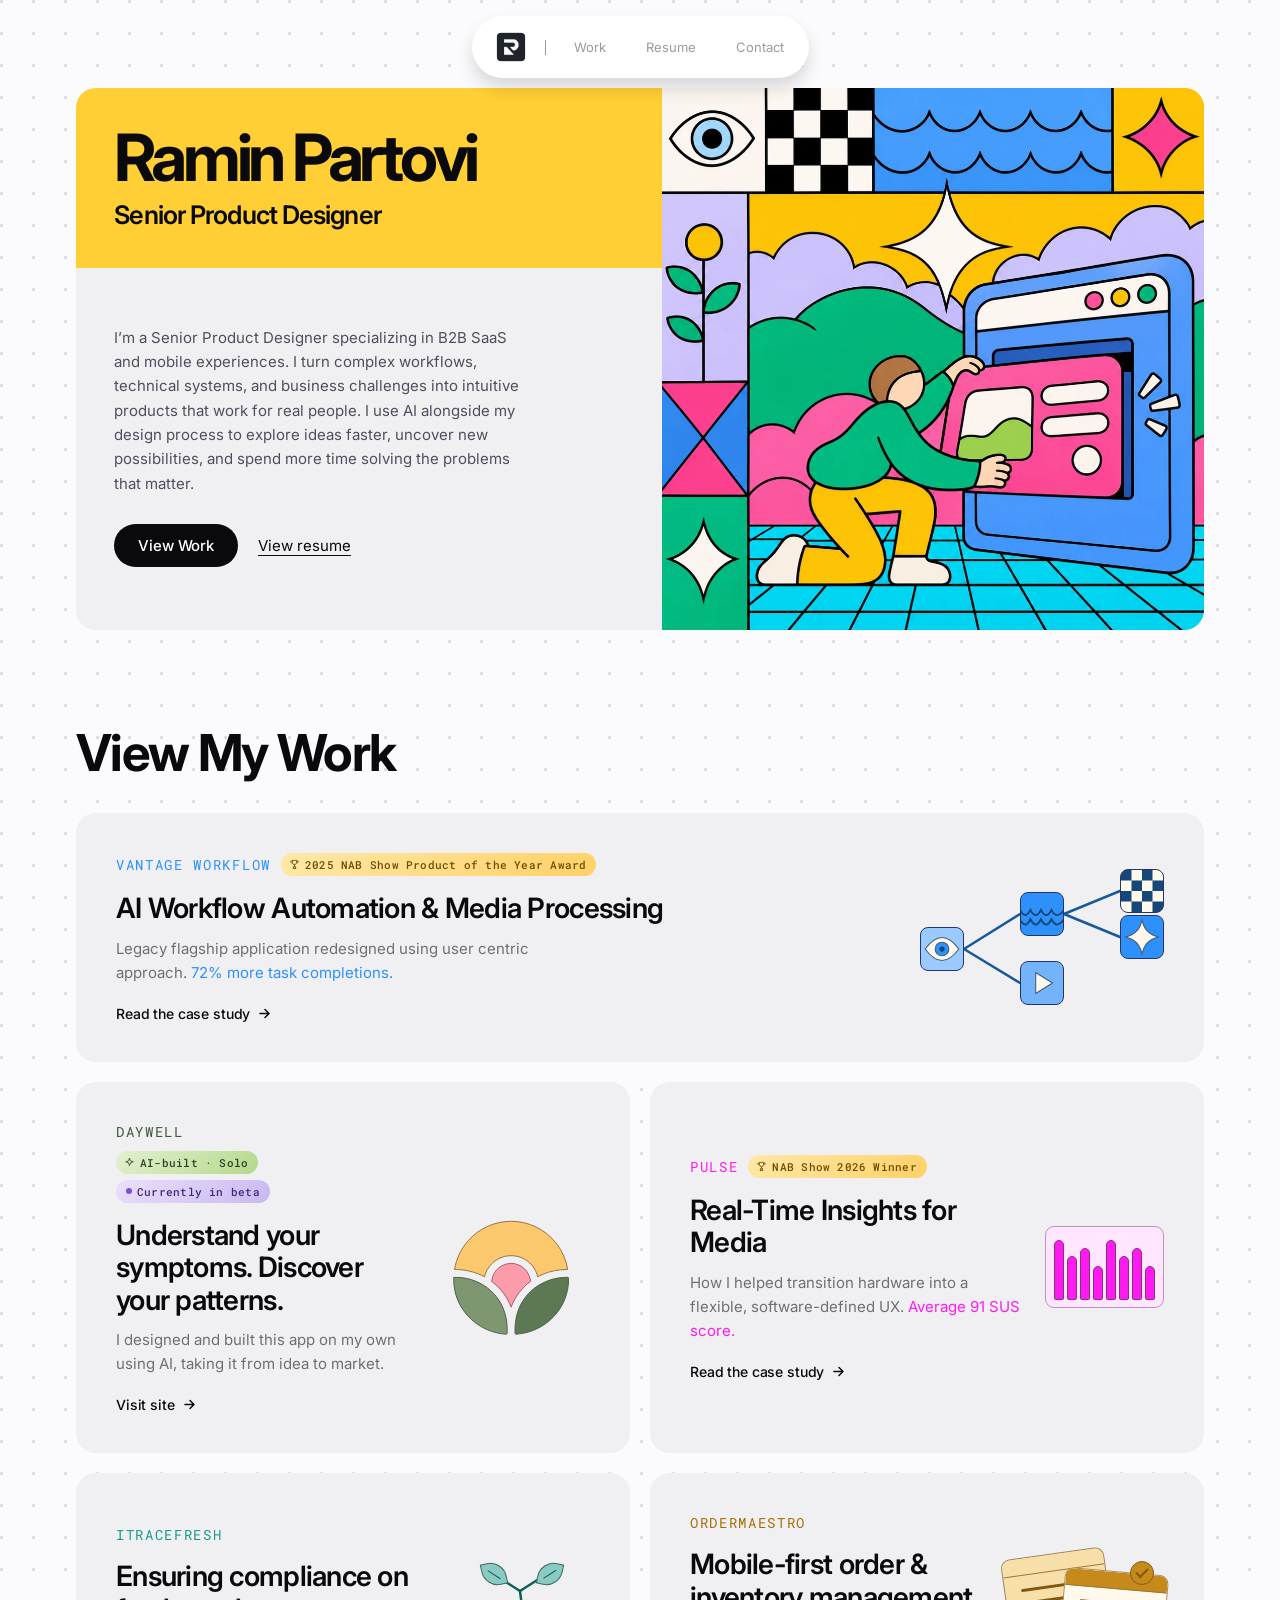
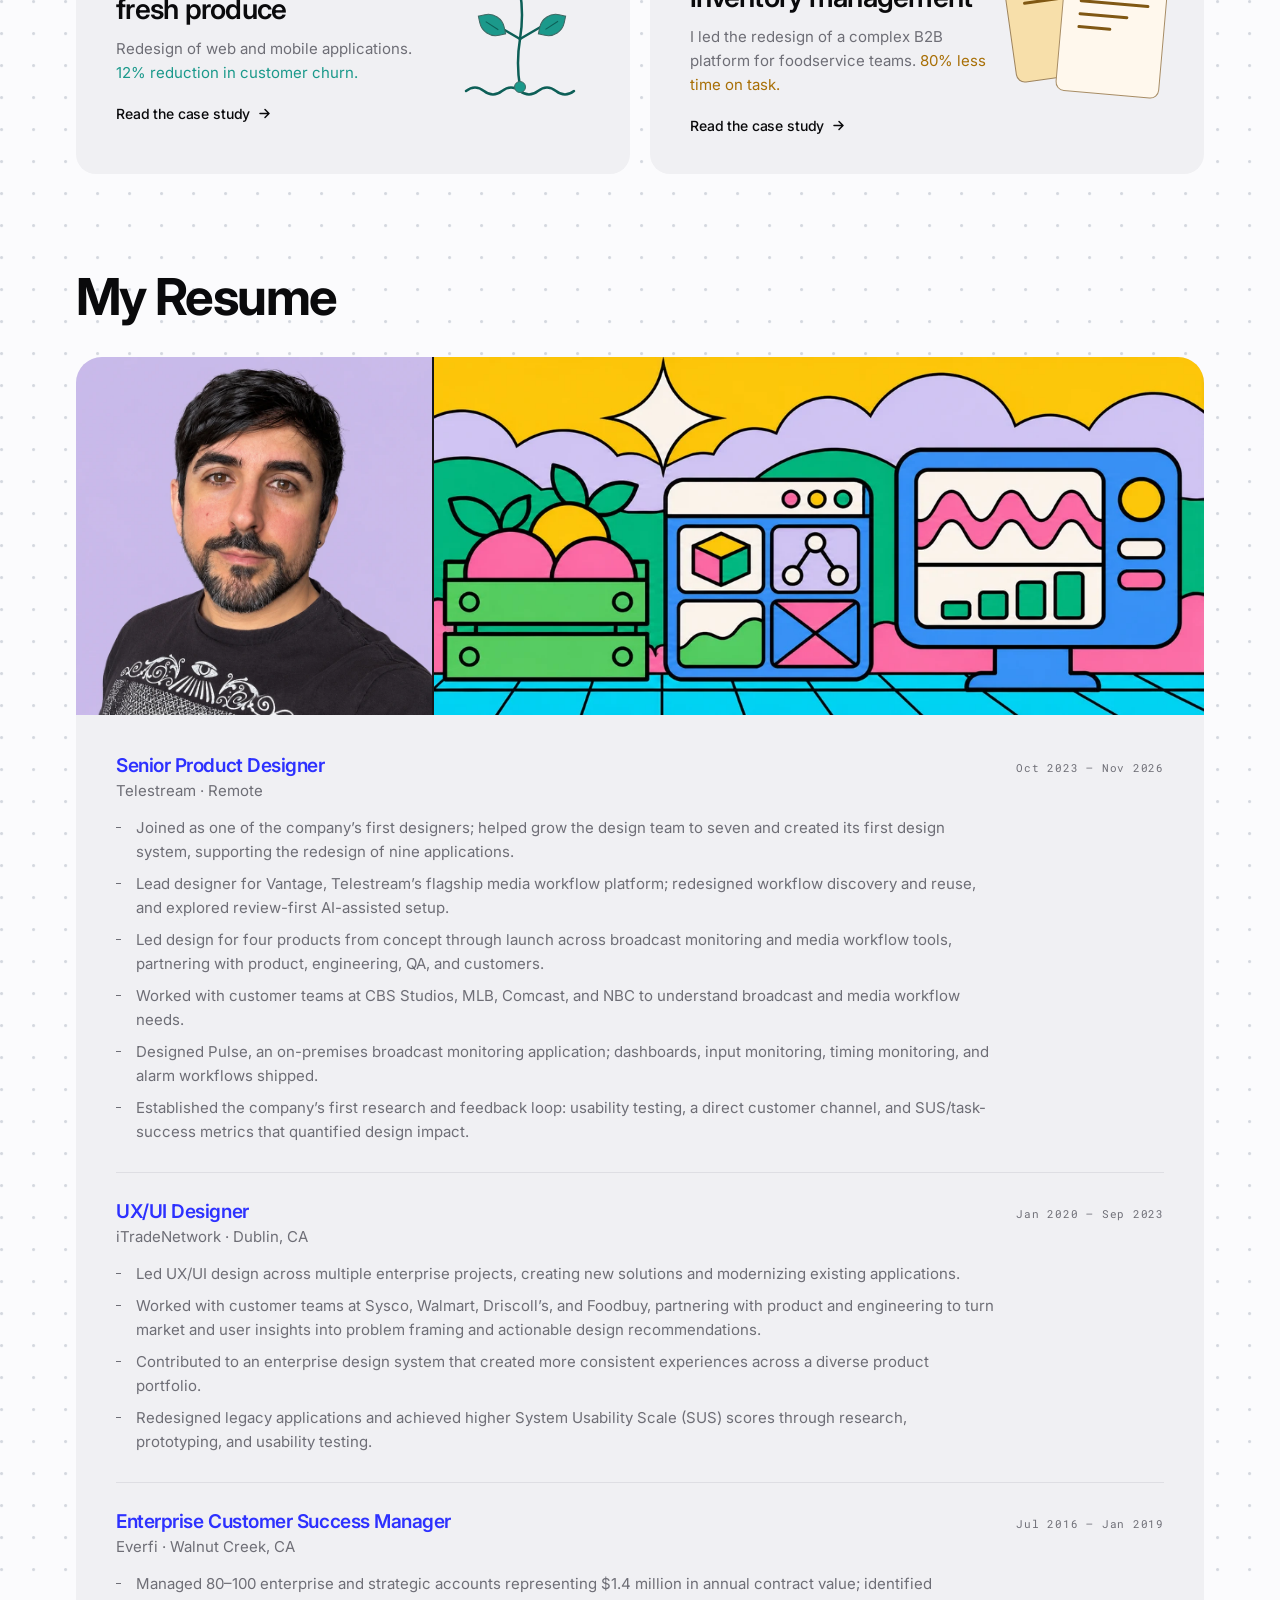
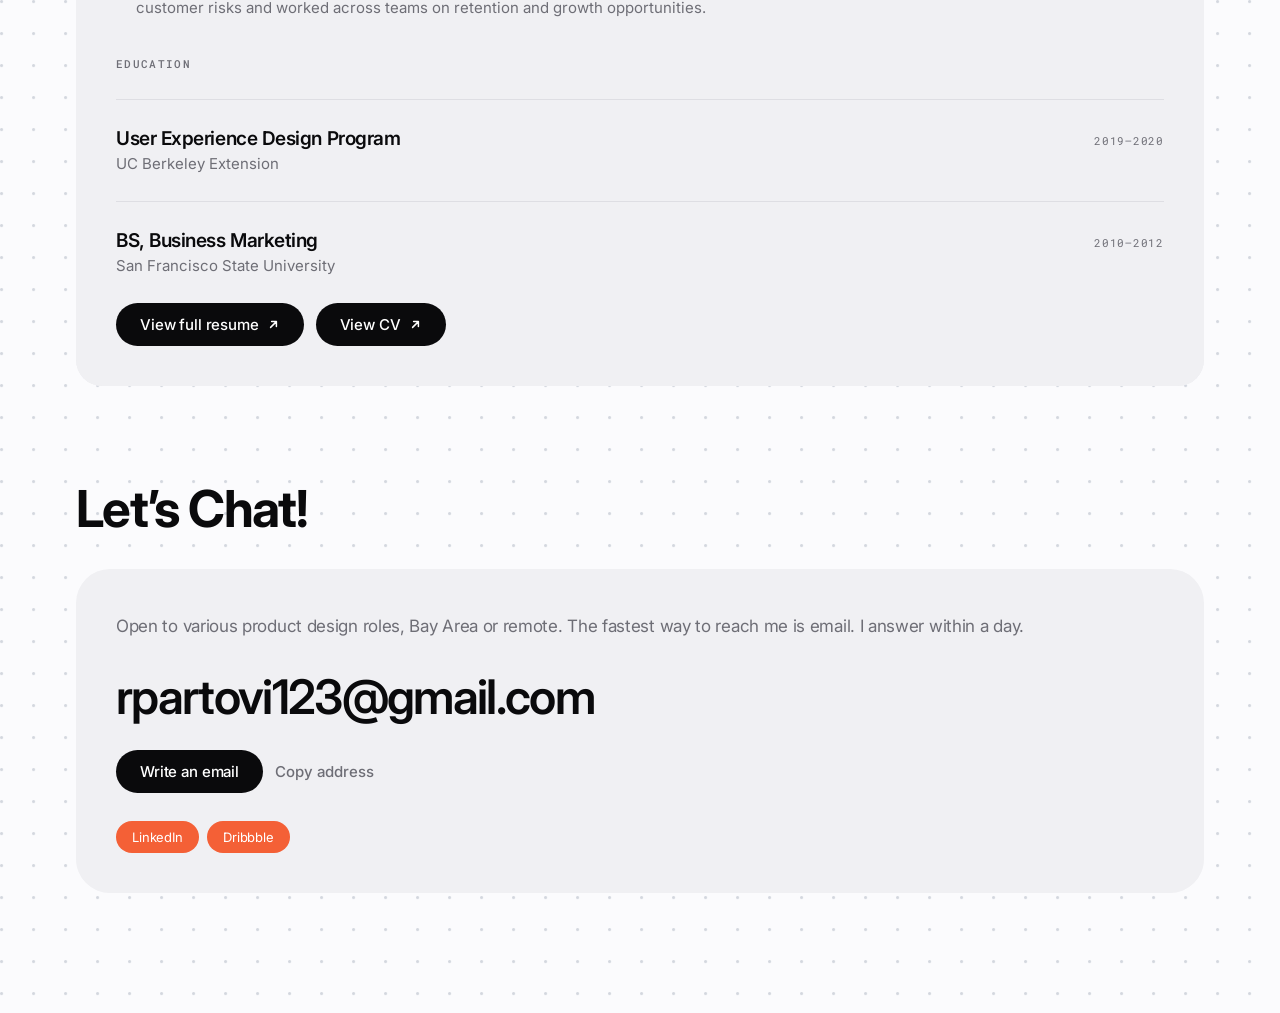
<file: index.html>
<!DOCTYPE html>
<html lang="en">
<head>
<meta charset="UTF-8">
<meta name="viewport" content="width=device-width, initial-scale=1.0">
<title>Ramin Partovi - Product Designer</title>
<meta name="description" content="Product designer working on complex, high-consequence software. Case studies, resume, and contact.">
<link rel="preconnect" href="https://fonts.googleapis.com">
<link rel="preconnect" href="https://fonts.gstatic.com" crossorigin>
<link href="https://fonts.googleapis.com/css2?family=Inter:wght@400;500;600;700&family=Roboto+Mono:wght@400;500&display=swap" rel="stylesheet">
<link rel="stylesheet" href="css/styles.css?v=indigo-tiles">
</head>
<body>

<header class="site-header">
  <div class="nav-pill">
    <a href="#top" class="logo"><img src="assets/icons/logo-mark.png" alt="Ramin Partovi" class="logo-mark"></a>
    <span class="divider" aria-hidden="true"></span>
    <nav class="nav-links" aria-label="Primary">
      <a href="#work">Work</a>
      <a href="#resume">Resume</a>
      <a href="#contact">Contact</a>
    </nav>
    <button class="nav-toggle" id="navToggle" aria-expanded="false" aria-controls="mobileNav" aria-label="Open menu">
      <span></span><span></span><span></span>
    </button>
  </div>
  <nav class="mobile-nav" id="mobileNav" aria-label="Mobile">
    <a href="#work">Work</a>
    <a href="#resume">Resume</a>
    <a href="#contact">Contact</a>
  </nav>
</header>

<main id="top">

  <section class="studio-hero" aria-labelledby="hero-name">
    <div class="studio-panel">
      <div class="studio-copy">
        <header class="studio-heading">
          <h1 id="hero-name">Ramin Partovi</h1>
          <p>Senior Product Designer</p>
        </header>
        <p class="studio-intro">I’m a Senior Product Designer specializing in B2B SaaS and mobile experiences. I turn complex workflows, technical systems, and business challenges into intuitive products that work for real people. I use AI alongside my design process to explore ideas faster, uncover new possibilities, and spend more time solving the problems that matter.</p>
        <div class="studio-actions">
          <a class="btn btn-dark" href="#work">View Work</a>
          <a class="studio-resume-link" href="#resume">View resume</a>
        </div>
      </div>
      <div class="studio-art" data-motion="wink lights">
        <svg class="studio-poster" viewBox="0 0 550 550" preserveAspectRatio="xMidYMid slice" role="img" aria-labelledby="studio-art-title">
          <title id="studio-art-title">Illustration of a designer fitting a pink panel into a blue interface, framed by a checkerboard, waves, and an eye.</title>
          <defs>
            <image id="studio-print" href="assets/images/designer-at-work.webp" width="550" height="550"/>
            <clipPath id="studio-eye"><rect x="6" y="13" width="97" height="84"/></clipPath>
            <clipPath id="studio-spark"><rect x="458" y="6" width="86" height="97"/></clipPath>
            <clipPath id="studio-click"><path d="M473 308L493 282L509 294L488 320Z M487 315L520 306L524 327L487 332Z M484 329L513 338L503 357L480 343Z"/></clipPath>
            <clipPath id="studio-wave-tile"><rect x="217" y="2" width="235" height="106"/></clipPath>
            <clipPath id="studio-check-tile"><rect x="111" y="2" width="103" height="106"/></clipPath>
            <pattern id="studio-checkers" width="54" height="54" patternUnits="userSpaceOnUse" x="109" y="0">
              <rect width="54" height="54" fill="#faf5ee"/>
              <path d="M27 0h27v27H27zM0 27h27v27H0z"/>
            </pattern>
          </defs>
          <use href="#studio-print"/>
          <g class="studio-motion">
            <rect x="6" y="13" width="97" height="84" fill="#faf5ee"/>
            <g class="studio-eye"><use href="#studio-print" clip-path="url(#studio-eye)"/></g>
            <rect x="458" y="6" width="86" height="97" fill="#fec407"/>
            <g class="studio-spark"><use href="#studio-print" clip-path="url(#studio-spark)"/></g>
            <g clip-path="url(#studio-click)">
              <rect x="473" y="282" width="51" height="75" fill="#4b95fc"/>
              <use class="studio-click" href="#studio-print"/>
            </g>
          </g>
          <g class="studio-wave-tile" clip-path="url(#studio-wave-tile)">
            <rect x="217" width="235" height="110" fill="#479efa"/>
            <g class="studio-waves" fill="none" stroke="#101010" stroke-width="2.5">
              <path id="studio-wave-line" d="M164 29q13 39 26 0q25 39 50 0q25 39 50 0q25 39 50 0q25 39 50 0q25 39 50 0q25 39 50 0q25 39 50 0"/>
              <use href="#studio-wave-line" y="41"/>
            </g>
          </g>
          <g class="studio-check-tile" clip-path="url(#studio-check-tile)">
            <rect class="studio-checkers" x="55" y="-54" width="214" height="216" fill="url(#studio-checkers)"/>
          </g>
          <g class="studio-lamps" fill="#fff9e9">
            <circle class="studio-lamp" cx="435" cy="217" r="6.8"/>
            <circle class="studio-lamp" cx="461" cy="213" r="6.8"/>
            <circle class="studio-lamp" cx="488" cy="210" r="6.8"/>
          </g>
        </svg>
        <div class="studio-controls">
          <label class="studio-picker" hidden>Animation
            <select>
              <option value="wink lights">Wink, sparkle &amp; window lights</option>
              <option value="wink">Wink &amp; sparkle</option>
              <option value="waves">Rolling waves</option>
              <option value="checks">Checkerboard shuffle</option>
              <option value="lights">Window lights</option>
            </select>
          </label>
        </div>
      </div>
    </div>
  </section>

  <section id="work" class="work">
    <div class="section-head">
      <h2>View My Work</h2>
    </div>

    <div class="work-grid">
      <a href="case-studies/vantage-workflow.html" class="case-study case-study-lg">
        <div class="case-study-content">
          <span class="case-label-row">
            <span class="case-label" style="color:#2e90fa">Vantage Workflow</span>
            <span class="award-tag">
              <svg viewBox="0 0 16 16" fill="none" class="award-tag-icon" aria-hidden="true">
                <path d="M5 2h6v3.2a3 3 0 0 1-6 0V2Z" stroke="currentColor" stroke-width="1.2" stroke-linejoin="round"/>
                <path d="M5 3H2.6A1.6 1.6 0 0 0 4 5.4M11 3h2.4A1.6 1.6 0 0 1 12 5.4" stroke="currentColor" stroke-width="1.2" stroke-linecap="round"/>
                <path d="M8 8.2V11M6 13.5h4M6.5 11h3l.5 2.5h-4l.5-2.5Z" stroke="currentColor" stroke-width="1.2" stroke-linejoin="round"/>
              </svg>
              2025 NAB Show Product of the Year Award
            </span>
          </span>
          <h3>AI Workflow Automation &amp; Media Processing</h3>
          <p>Legacy flagship application redesigned using user centric approach. <b style="color:#2e90fa;font-weight:400">72% more task completions.</b></p>
          <span class="link-arrow">
            Read the case study
            <img src="assets/icons/arrow-dark.svg" alt="" class="icon">
          </span>
        </div>
        <div class="workflow-diagram" aria-hidden="true">
          <svg class="wf-lines" viewBox="0 0 244 136">
            <line class="wf-line wf-line-1" x1="44" y1="80" x2="100" y2="45" pathLength="1"></line>
            <line class="wf-line wf-line-1" x1="44" y1="80" x2="100" y2="114" pathLength="1"></line>
            <line class="wf-line wf-line-2" x1="144" y1="45" x2="200" y2="22" pathLength="1"></line>
            <line class="wf-line wf-line-2" x1="144" y1="45" x2="200" y2="68" pathLength="1"></line>
          </svg>
          <div class="wf-box wf-node-a"></div>
          <div class="wf-box wf-node-b"></div>
          <div class="wf-box wf-node-c"></div>
          <div class="wf-box wf-node-d"></div>
          <div class="wf-box wf-node-e"></div>
        </div>
      </a>

      <a href="https://www.daywell.site/" target="_blank" rel="noopener noreferrer" class="case-study case-study-diagram">
        <div class="case-study-content">
          <span class="case-label-row">
            <span class="case-label" style="color:#3f593b">Daywell</span>
            <span class="tag-row">
              <span class="ai-tag">
                <svg viewBox="0 0 16 16" fill="none" class="award-tag-icon" aria-hidden="true">
                  <path d="M8 1.5l1.4 4.1 4.1 1.4-4.1 1.4L8 12.5 6.6 8.4 2.5 7l4.1-1.4L8 1.5Z" stroke="currentColor" stroke-width="1.2" stroke-linejoin="round"/>
                </svg>
                AI-built · Solo
              </span>
              <span class="ai-tag ai-tag--beta"><span class="ai-tag-dot" aria-hidden="true"></span>Currently in beta</span>
            </span>
          </span>
          <h3>Understand your symptoms. Discover your patterns.</h3>
          <p>I designed and built this app on my own using AI, taking it from idea to market.</p>
          <span class="link-arrow">
            Visit site
            <img src="assets/icons/arrow-dark.svg" alt="" class="icon">
          </span>
        </div>
        <div class="daywell-diagram" aria-hidden="true">
          <svg viewBox="275 120 530 530" class="dw-logo">
            <path class="dw-part dw-bloom" fill="#fcc86e" d="M590.3,357.18c-23.64-14.83-51.1-18.13-78.01-12.31-38.17,9.42-67.35,39.41-76.44,77.25-35.53-19.33-73.54-27.81-113.13-27.77,6.45-41.52,24.64-79.17,52.3-110.14,20.12-22.42,44.39-39.87,71.67-52.7,57.36-25.99,123.64-25.98,180.73.29,65.73,30.24,112.27,91.04,123.35,162.73l-28.25,1.3c-29.85,3.24-58.1,11.41-85.3,26.28-6.27-27.28-22.61-50.04-46.92-64.94Z"/>
            <path class="dw-part dw-leaf dw-leaf-r" fill="#5d7953" d="M555.8,639.32c-3.74.25-4.26-2.29-4.31-4.63-.59-24.29,1.22-47.65,7.62-71.04,9.09-33.21,26.48-62.8,51.68-86.3,37.73-35.18,87.75-54.14,139.3-53.26,1.54.03,2.39.38,3.13.99.94.78.92,1.83.95,3.5,1.57,112.67-86.69,203.4-198.35,210.74Z"/>
            <path class="dw-part dw-leaf dw-leaf-l" fill="#7e9771" d="M521.42,637.13c-.15,2.71-4.61,2.35-6.14,2.22-48.42-3.88-94.22-23.38-129.8-56.37-43.94-40.74-68.49-98.03-66-158.64,93.2-3.59,177.47,57.42,197.15,149.2,4.47,20.99,6.03,41.9,4.8,63.59Z"/>
            <path class="dw-part dw-bud" fill="#fc9ba9" d="M610.2,439.51c-33.96,24.99-59.01,58.34-73.52,97.53-14.89-39.38-39.94-72.99-73.53-97.4,1.89-24.38,15.99-45.61,35.18-57.22,22.51-13.62,49.72-14.37,72.11-2.58,22.6,11.9,37.15,33.62,39.77,59.68Z"/>
          </svg>
        </div>
      </a>

      <a href="case-studies/pulse.html" class="case-study case-study-diagram">
        <div class="case-study-content">
          <span class="case-label-row">
            <span class="case-label" style="color:#ff1af2">pulse</span>
            <span class="award-tag">
              <svg viewBox="0 0 16 16" fill="none" class="award-tag-icon" aria-hidden="true">
                <path d="M5 2h6v3.2a3 3 0 0 1-6 0V2Z" stroke="currentColor" stroke-width="1.2" stroke-linejoin="round"/>
                <path d="M5 3H2.6A1.6 1.6 0 0 0 4 5.4M11 3h2.4A1.6 1.6 0 0 1 12 5.4" stroke="currentColor" stroke-width="1.2" stroke-linecap="round"/>
                <path d="M8 8.2V11M6 13.5h4M6.5 11h3l.5 2.5h-4l.5-2.5Z" stroke="currentColor" stroke-width="1.2" stroke-linejoin="round"/>
              </svg>
              NAB Show 2026 Winner
            </span>
          </span>
          <h3>Real-Time Insights for Media</h3>
          <p>How I helped transition hardware into a flexible, software-defined UX. <b style="color:#ff1af2;font-weight:400">Average 91 SUS score.</b></p>
          <span class="link-arrow">
            Read the case study
            <img src="assets/icons/arrow-dark.svg" alt="" class="icon">
          </span>
        </div>
        <div class="pulse-bars" aria-hidden="true">
          <div class="pulse-bar"></div>
          <div class="pulse-bar"></div>
          <div class="pulse-bar"></div>
          <div class="pulse-bar"></div>
          <div class="pulse-bar"></div>
          <div class="pulse-bar"></div>
          <div class="pulse-bar"></div>
          <div class="pulse-bar"></div>
        </div>
      </a>

      <a href="case-studies/itracefresh.html" class="case-study case-study-diagram">
        <div class="case-study-content">
          <span class="case-label" style="color:#1b998b">iTracefresh</span>
          <h3>Ensuring compliance on fresh produce</h3>
          <p>Redesign of web and mobile applications. <b style="color:#1b998b;font-weight:400">12% reduction in customer churn.</b></p>
          <span class="link-arrow">
            Read the case study
            <img src="assets/icons/arrow-dark.svg" alt="" class="icon">
          </span>
        </div>
        <div class="plant-diagram" aria-hidden="true">
          <svg class="pd-lines" viewBox="0 0 140 150">
            <path class="pd-ground" d="M16,142 q9,-7 18,0 q9,7 18,0 q9,-7 18,0 q9,7 18,0 q9,-7 18,0 q9,7 18,0" pathLength="1"></path>
            <path class="pd-line pd-line-1" d="M70,138 Q66,114 70,90" pathLength="1"></path>
            <line class="pd-line pd-line-1" x1="70" y1="90" x2="46" y2="76" pathLength="1"></line>
            <line class="pd-line pd-line-1" x1="70" y1="90" x2="94" y2="76" pathLength="1"></line>
            <path class="pd-line pd-line-2" d="M70,90 Q74,66 70,42" pathLength="1"></path>
            <line class="pd-line pd-line-2" x1="70" y1="42" x2="48" y2="28" pathLength="1"></line>
            <line class="pd-line pd-line-2" x1="70" y1="42" x2="92" y2="28" pathLength="1"></line>
          </svg>
          <div class="pd-node pd-seed pd-node-a"></div>
          <div class="pd-node pd-leaf pd-node-b"></div>
          <div class="pd-node pd-leaf pd-node-c"></div>
          <div class="pd-node pd-leaf pd-node-d"></div>
          <div class="pd-node pd-leaf pd-node-e"></div>
        </div>
      </a>

      <a href="case-studies/ordermaestro.html" class="case-study case-study-diagram">
        <div class="case-study-content">
          <span class="case-label" style="color:#a86f06">OrderMaestro</span>
          <h3>Mobile-first order &amp; inventory management</h3>
          <p>I led the redesign of a complex B2B platform for foodservice teams. <b style="color:#a86f06;font-weight:400">80% less time on task.</b></p>
          <span class="link-arrow">
            Read the case study
            <img src="assets/icons/arrow-dark.svg" alt="" class="icon">
          </span>
        </div>
        <div class="order-diagram" aria-hidden="true">
          <div class="order-ticket order-ticket--back">
            <span></span><span></span>
          </div>
          <div class="order-ticket order-ticket--front">
            <span></span><span></span><span></span>
          </div>
          <div class="order-status-dot"></div>
        </div>
      </a>

    </div>
  </section>

  <section id="resume" class="resume" aria-labelledby="resume-title">
    <div class="section-head">
      <h2 id="resume-title">My Resume</h2>
    </div>
    <div class="resume-card">
      <header class="resume-card-header">
        <div class="resume-scene">
          <img class="resume-portrait" src="assets/images/resume-portrait.webp" alt="Ramin Partovi" width="820" height="820" loading="lazy">
          <img class="resume-history-art" src="assets/images/work-history.webp" alt="Fresh produce software and broadcast monitoring illustrated side by side." width="1500" height="495" loading="lazy">
        </div>
      </header>
      <div class="timeline-card">
        <div class="timeline-item">
          <div class="timeline-row">
            <h3>Senior Product Designer</h3>
            <span class="date">Oct 2023 – Nov 2026</span>
          </div>
          <p class="role-org">Telestream · Remote</p>
          <ul>
            <li>Joined as one of the company’s first designers; helped grow the design team to seven and created its first design system, supporting the redesign of nine applications.</li>
            <li>Lead designer for Vantage, Telestream’s flagship media workflow platform; redesigned workflow discovery and reuse, and explored review-first AI-assisted setup.</li>
            <li>Led design for four products from concept through launch across broadcast monitoring and media workflow tools, partnering with product, engineering, QA, and customers.</li>
            <li>Worked with customer teams at CBS Studios, MLB, Comcast, and NBC to understand broadcast and media workflow needs.</li>
            <li>Designed Pulse, an on-premises broadcast monitoring application; dashboards, input monitoring, timing monitoring, and alarm workflows shipped.</li>
            <li>Established the company’s first research and feedback loop: usability testing, a direct customer channel, and SUS/task-success metrics that quantified design impact.</li>
          </ul>
        </div>

        <div class="timeline-item">
          <div class="timeline-row">
            <h3>UX/UI Designer</h3>
            <span class="date">Jan 2020 – Sep 2023</span>
          </div>
          <p class="role-org">iTradeNetwork · Dublin, CA</p>
          <ul>
            <li>Led UX/UI design across multiple enterprise projects, creating new solutions and modernizing existing applications.</li>
            <li>Worked with customer teams at Sysco, Walmart, Driscoll’s, and Foodbuy, partnering with product and engineering to turn market and user insights into problem framing and actionable design recommendations.</li>
            <li>Contributed to an enterprise design system that created more consistent experiences across a diverse product portfolio.</li>
            <li>Redesigned legacy applications and achieved higher System Usability Scale (SUS) scores through research, prototyping, and usability testing.</li>
          </ul>
        </div>

        <div class="timeline-item">
          <div class="timeline-row">
            <h3>Enterprise Customer Success Manager</h3>
            <span class="date">Jul 2016 – Jan 2019</span>
          </div>
          <p class="role-org">Everfi · Walnut Creek, CA</p>
          <ul>
            <li>Managed 80–100 enterprise and strategic accounts representing $1.4 million in annual contract value; identified customer risks and worked across teams on retention and growth opportunities.</li>
          </ul>
        </div>

        <span class="eyebrow eyebrow-education">Education</span>

        <div class="timeline-item">
          <div class="timeline-row">
            <h3>User Experience Design Program</h3>
            <span class="date">2019–2020</span>
          </div>
          <p class="role-org">UC Berkeley Extension</p>
        </div>

        <div class="timeline-item">
          <div class="timeline-row">
            <h3>BS, Business Marketing</h3>
            <span class="date">2010–2012</span>
          </div>
          <p class="role-org">San Francisco State University</p>
        </div>
        <div class="resume-downloads">
          <a href="assets/Resume.pdf" target="_blank" rel="noopener noreferrer" class="btn btn-dark">
            View full resume
            <img src="assets/icons/arrow-dark-2.svg" alt="" class="icon">
          </a>
          <a href="assets/Ramin_Partovi_CV.pdf" target="_blank" rel="noopener noreferrer" class="btn btn-dark">
            View CV
            <img src="assets/icons/arrow-dark-2.svg" alt="" class="icon">
          </a>
        </div>
      </div>
    </div>
  </section>

  <section id="contact" class="contact">
    <div class="section-head">
      <h2>Let’s Chat!</h2>
    </div>

    <div class="contact-inner">
      <div class="contact-content">
        <p class="contact-sub">Open to various product design roles, Bay Area or remote. The fastest way to reach me is email. I answer within a day.</p>

        <a href="mailto:rpartovi123@gmail.com" class="contact-email">rpartovi123@gmail.com</a>

        <div class="contact-actions">
          <a href="mailto:rpartovi123@gmail.com" class="btn btn-dark">Write an email</a>
          <button type="button" class="btn-text btn-text-dark" id="copyEmail" data-email="rpartovi123@gmail.com">Copy address</button>
        </div>

        <div class="social-links">
          <a href="https://www.linkedin.com/in/ramin-partovi-b8361147" target="_blank" rel="noopener noreferrer">LinkedIn</a>
          <a href="https://dribbble.com/Ramin2DKami" target="_blank" rel="noopener noreferrer">Dribbble</a>
        </div>
      </div>
    </div>
  </section>

</main>

<script src="js/main.js"></script>
</body>
</html>
</file>
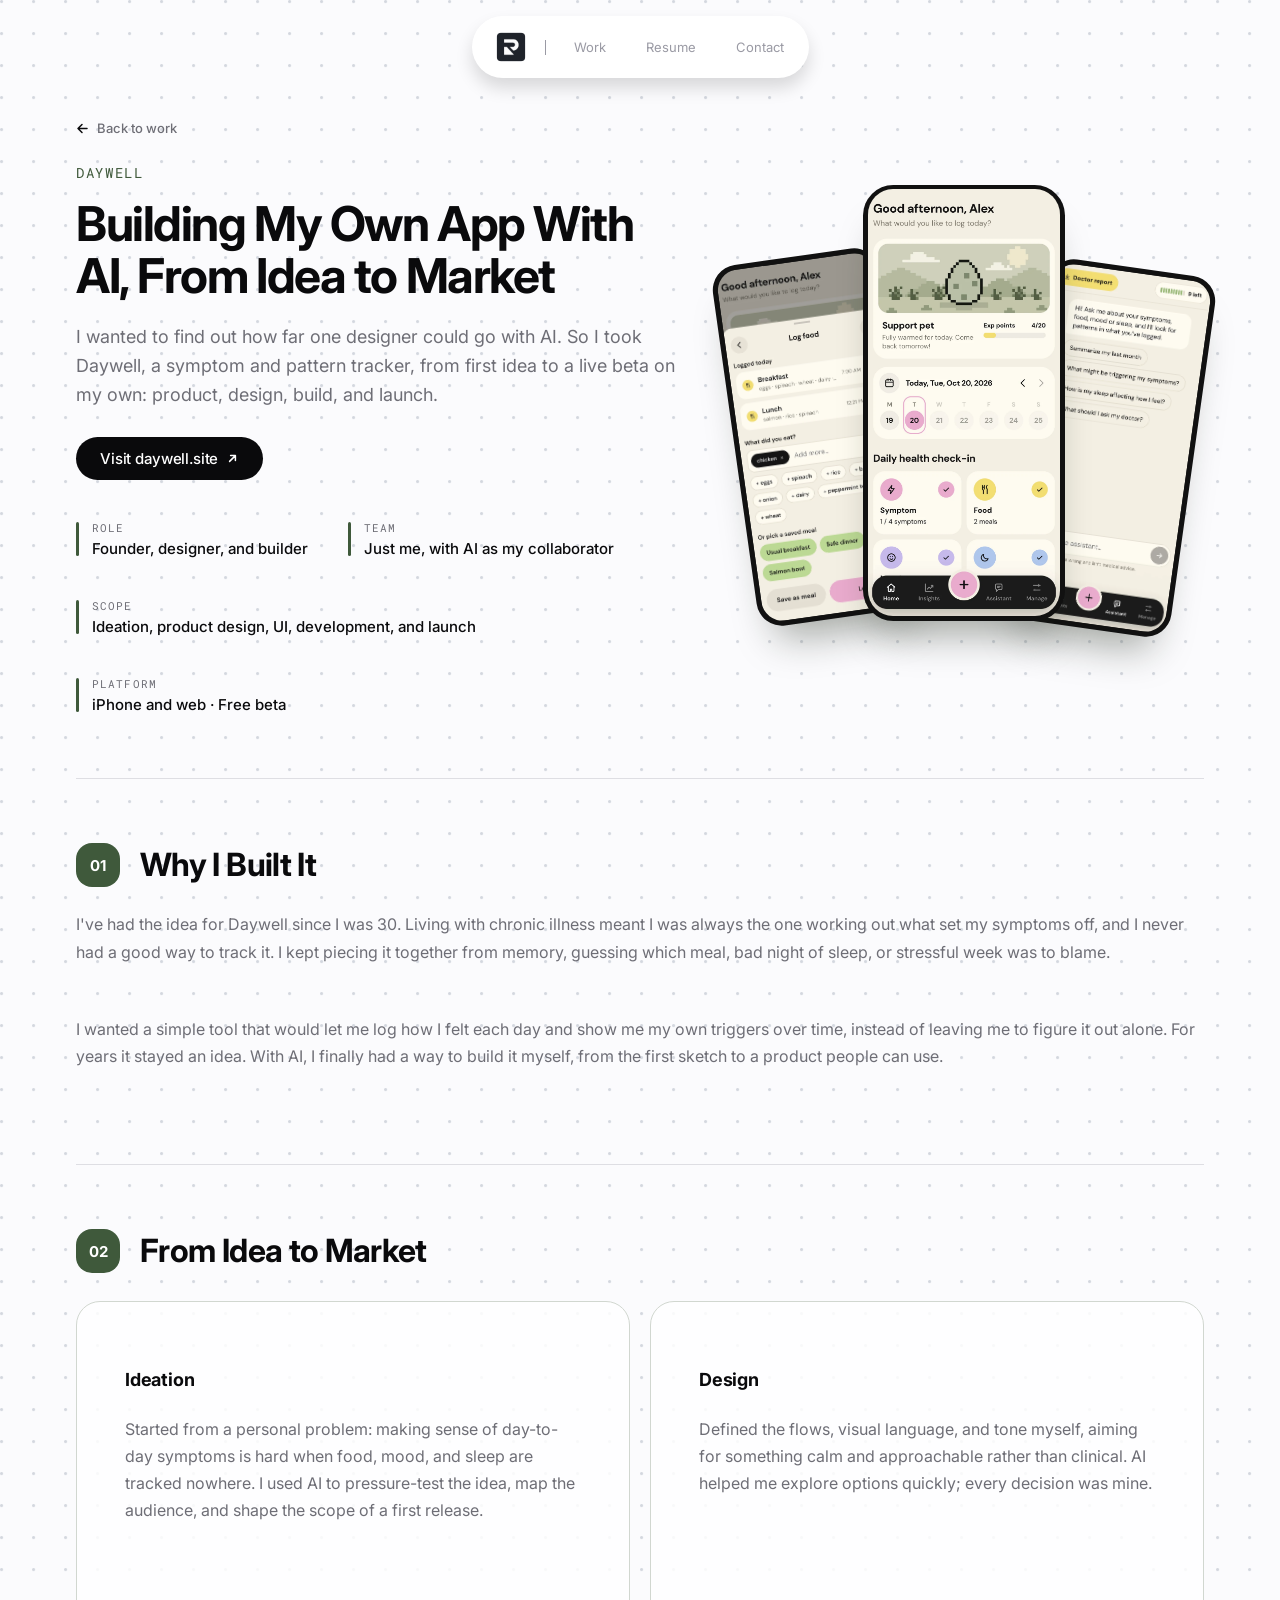
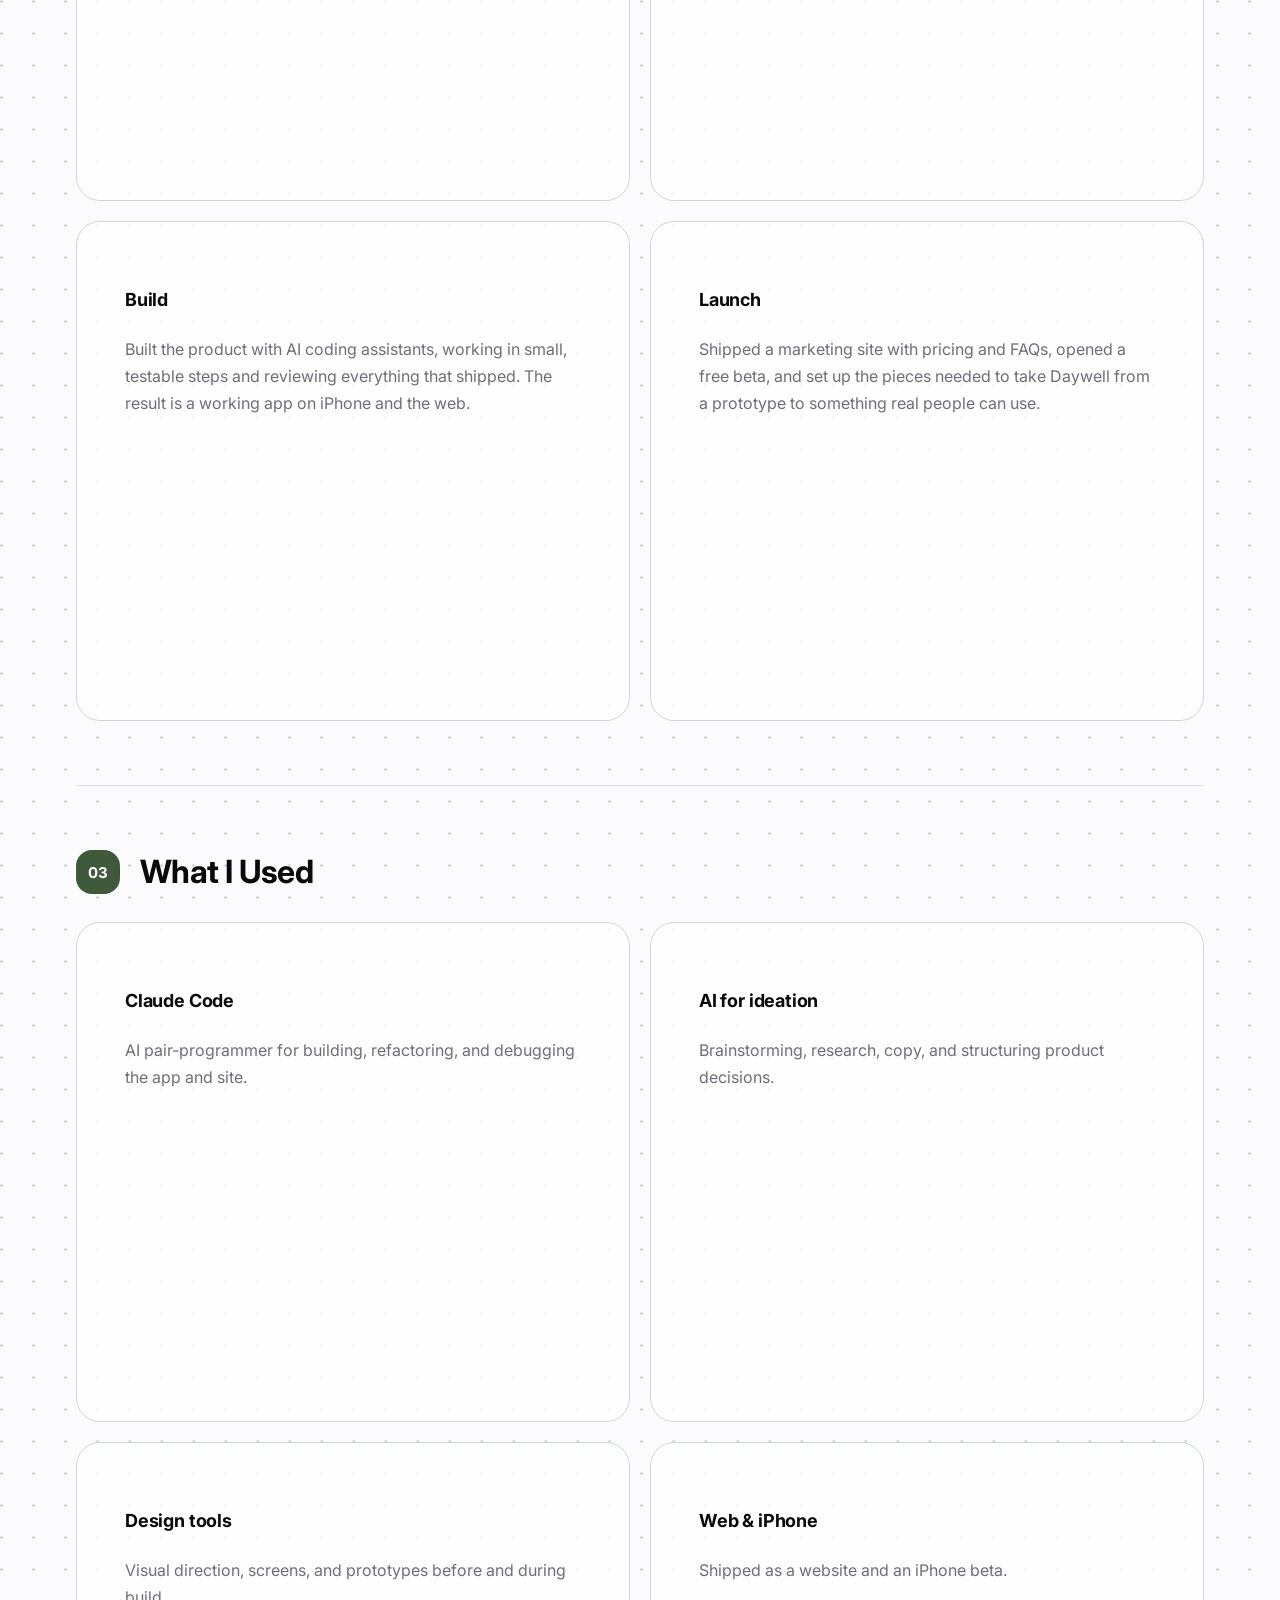
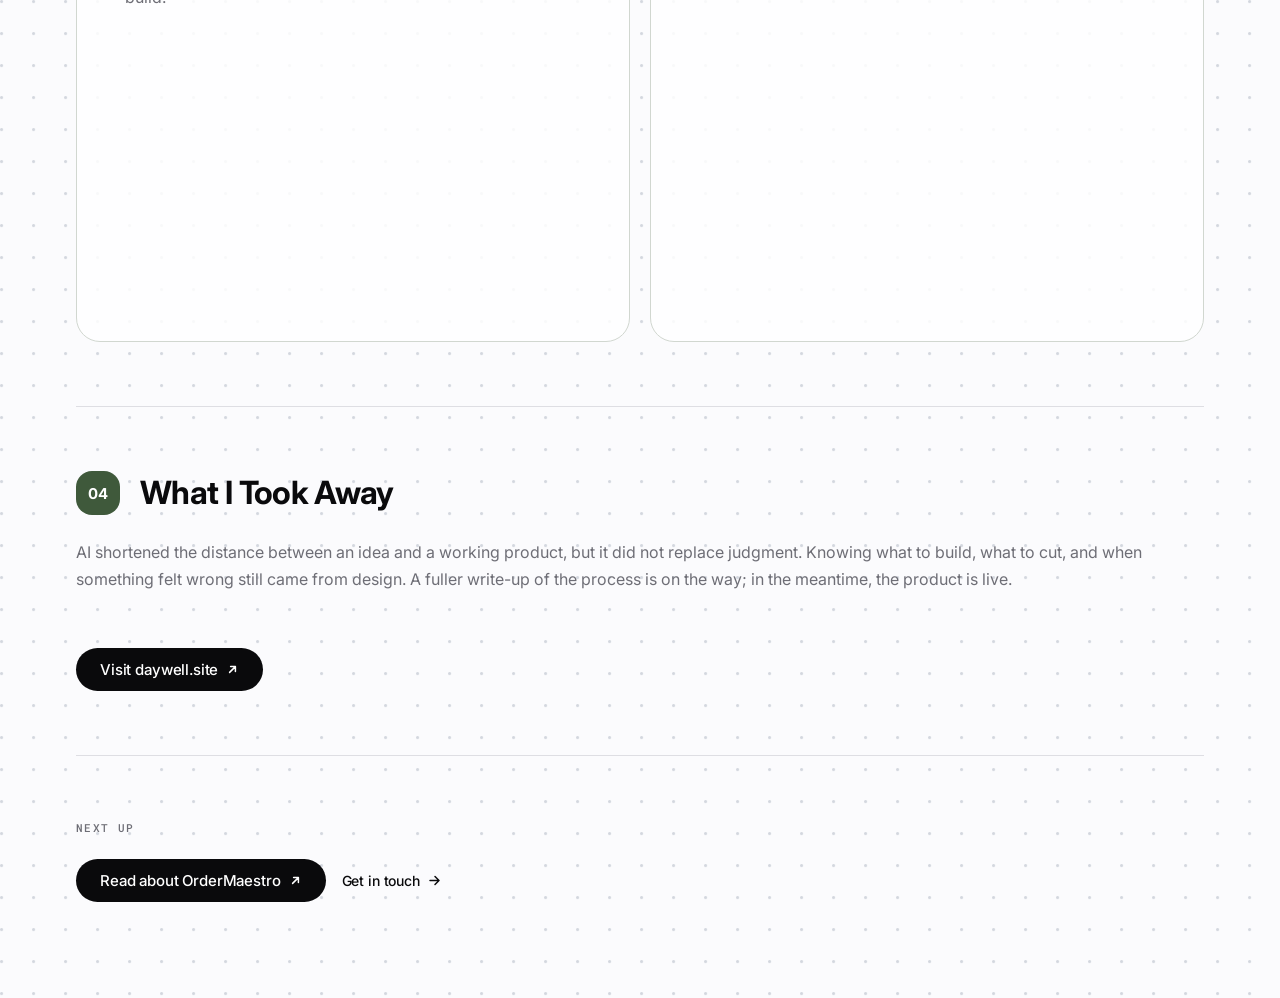
<file: case-studies/daywell.html>
<!DOCTYPE html>
<html lang="en">
<head>
<meta charset="UTF-8">
<meta name="viewport" content="width=device-width, initial-scale=1.0">
<title>Daywell - Ramin Partovi</title>
<meta name="description" content="Case study: designing, building, and launching Daywell, a symptom-tracking app, on my own with AI.">
<link rel="preconnect" href="https://fonts.googleapis.com">
<link rel="preconnect" href="https://fonts.gstatic.com" crossorigin>
<link href="https://fonts.googleapis.com/css2?family=Inter:wght@400;500;600;700&family=Roboto+Mono:wght@400;500&display=swap" rel="stylesheet">
<link rel="stylesheet" href="../css/styles.css">
<link rel="stylesheet" href="../css/case-study.css?v=footer-alignment">
</head>
<body>

<header class="site-header">
  <div class="nav-pill">
    <a href="../index.html" class="logo active"><img src="../assets/icons/logo-mark.png" alt="Ramin Partovi" class="logo-mark"></a>
    <span class="divider" aria-hidden="true"></span>
    <nav class="nav-links" aria-label="Primary">
      <a href="../index.html#work">Work</a>
      <a href="../index.html#resume">Resume</a>
      <a href="../index.html#contact">Contact</a>
    </nav>
    <button class="nav-toggle" id="navToggle" aria-expanded="false" aria-controls="mobileNav" aria-label="Open menu">
      <span></span><span></span><span></span>
    </button>
  </div>
  <nav class="mobile-nav" id="mobileNav" aria-label="Mobile">
    <a href="../index.html#work">Work</a>
    <a href="../index.html#resume">Resume</a>
    <a href="../index.html#contact">Contact</a>
  </nav>
</header>

<main class="cs-daywell" style="--cs-accent:#3f593b">

  <section>
    <a href="../index.html#work" class="cs-back">
      <img src="../assets/icons/arrow-dark.svg" alt="" class="icon">
      Back to work
    </a>

    <div class="cs-hero">
      <div class="cs-hero-row cs-hero-row--split-meta">
        <div class="cs-hero-intro-col">
          <div class="cs-hero-text">
            <span class="cs-label" style="color:#3f593b">Daywell</span>
            <h1>Building My Own App With AI, From Idea to Market</h1>
            <p class="cs-hero-sub">I wanted to find out how far one designer could go with AI. So I took Daywell, a symptom and pattern tracker, from first idea to a live beta on my own: product, design, build, and launch.</p>
            <div class="cs-hero-actions" style="padding-top:28px">
              <a href="https://www.daywell.site/" target="_blank" rel="noopener noreferrer" class="btn btn-dark">
                Visit daywell.site
                <img src="../assets/icons/arrow-dark-2.svg" alt="" class="icon">
              </a>
            </div>
          </div>
          <div class="cs-meta">
            <div class="cs-meta-item cs-meta-item--accent"><span>Role</span><span>Founder, designer, and builder</span></div>
            <div class="cs-meta-item cs-meta-item--accent"><span>Team</span><span>Just me, with AI as my collaborator</span></div>
            <div class="cs-meta-item cs-meta-item--accent"><span>Scope</span><span>Ideation, product design, UI, development, and launch</span></div>
            <div class="cs-meta-item cs-meta-item--accent"><span>Platform</span><span>iPhone and web · Free beta</span></div>
          </div>
        </div>
        <div class="cs-dw-art">
          <div class="cs-dw-phone cs-dw-phone--left">
            <img src="assets/daywell/app-log-food.webp" alt="The Daywell app's Log food screen, with sample meals and quick-add ingredient chips.">
          </div>
          <div class="cs-dw-phone cs-dw-phone--right">
            <img src="assets/daywell/app-assistant.webp" alt="The Daywell app's Assistant screen, with suggested questions about symptoms and triggers.">
          </div>
          <div class="cs-dw-phone cs-dw-phone--main">
            <img src="assets/daywell/app-home.webp" alt="The Daywell app's Home screen, with sample data: a greeting, a support pet, this week's days, and daily check-in tiles for symptoms, food, mood, and sleep.">
          </div>
        </div>
      </div>
    </div>

    <section class="cs-section-v2">
      <div class="cs-section-header">
        <span class="cs-section-number">01</span>
        <h2>Why I Built It</h2>
      </div>
      <div class="cs-section-body">
        <p class="cs-section-intro">I've had the idea for Daywell since I was 30. Living with chronic illness meant I was always the one working out what set my symptoms off, and I never had a good way to track it. I kept piecing it together from memory, guessing which meal, bad night of sleep, or stressful week was to blame.</p>
        <p class="cs-section-intro">I wanted a simple tool that would let me log how I felt each day and show me my own triggers over time, instead of leaving me to figure it out alone. For years it stayed an idea. With AI, I finally had a way to build it myself, from the first sketch to a product people can use.</p>
      </div>
    </section>

    <section class="cs-section-v2">
      <div class="cs-section-header">
        <span class="cs-section-number">02</span>
        <h2>From Idea to Market</h2>
      </div>
      <div class="cs-section-body">
        <div class="cs-context-grid"><article class="cs-context-card"><h3>Ideation</h3><p>Started from a personal problem: making sense of day-to-day symptoms is hard when food, mood, and sleep are tracked nowhere. I used AI to pressure-test the idea, map the audience, and shape the scope of a first release.</p></article><article class="cs-context-card"><h3>Design</h3><p>Defined the flows, visual language, and tone myself, aiming for something calm and approachable rather than clinical. AI helped me explore options quickly; every decision was mine.</p></article><article class="cs-context-card"><h3>Build</h3><p>Built the product with AI coding assistants, working in small, testable steps and reviewing everything that shipped. The result is a working app on iPhone and the web.</p></article><article class="cs-context-card"><h3>Launch</h3><p>Shipped a marketing site with pricing and FAQs, opened a free beta, and set up the pieces needed to take Daywell from a prototype to something real people can use.</p></article></div>
      </div>
    </section>

    <section class="cs-section-v2">
      <div class="cs-section-header">
        <span class="cs-section-number">03</span>
        <h2>What I Used</h2>
      </div>
      <div class="cs-section-body">
        <div class="cs-context-grid"><article class="cs-context-card"><h3>Claude Code</h3><p>AI pair-programmer for building, refactoring, and debugging the app and site.</p></article><article class="cs-context-card"><h3>AI for ideation</h3><p>Brainstorming, research, copy, and structuring product decisions.</p></article><article class="cs-context-card"><h3>Design tools</h3><p>Visual direction, screens, and prototypes before and during build.</p></article><article class="cs-context-card"><h3>Web & iPhone</h3><p>Shipped as a website and an iPhone beta.</p></article></div>
      </div>
    </section>

    <section class="cs-section-v2">
      <div class="cs-section-header">
        <span class="cs-section-number">04</span>
        <h2>What I Took Away</h2>
      </div>
      <div class="cs-section-body">
        <p class="cs-section-intro">AI shortened the distance between an idea and a working product, but it did not replace judgment. Knowing what to build, what to cut, and when something felt wrong still came from design. A fuller write-up of the process is on the way; in the meantime, the product is live.</p>
        <div class="cs-hero-actions">
          <a href="https://www.daywell.site/" target="_blank" rel="noopener noreferrer" class="btn btn-dark">
            Visit daywell.site
            <img src="../assets/icons/arrow-dark-2.svg" alt="" class="icon">
          </a>
        </div>
      </div>
    </section>

  </section>

  <section class="cs-footer-nav">
    <span class="eyebrow">Next up</span>
    <div class="cs-footer-nav-links">
      <a href="ordermaestro.html" class="btn btn-dark">
        Read about OrderMaestro
        <img src="../assets/icons/arrow-dark-2.svg" alt="" class="icon">
      </a>
      <a href="../index.html#contact" class="link-arrow">
        Get in touch
        <img src="../assets/icons/arrow-dark.svg" alt="" class="icon">
      </a>
    </div>
  </section>

</main>

<script src="../js/main.js"></script>
</body>
</html>
</file>
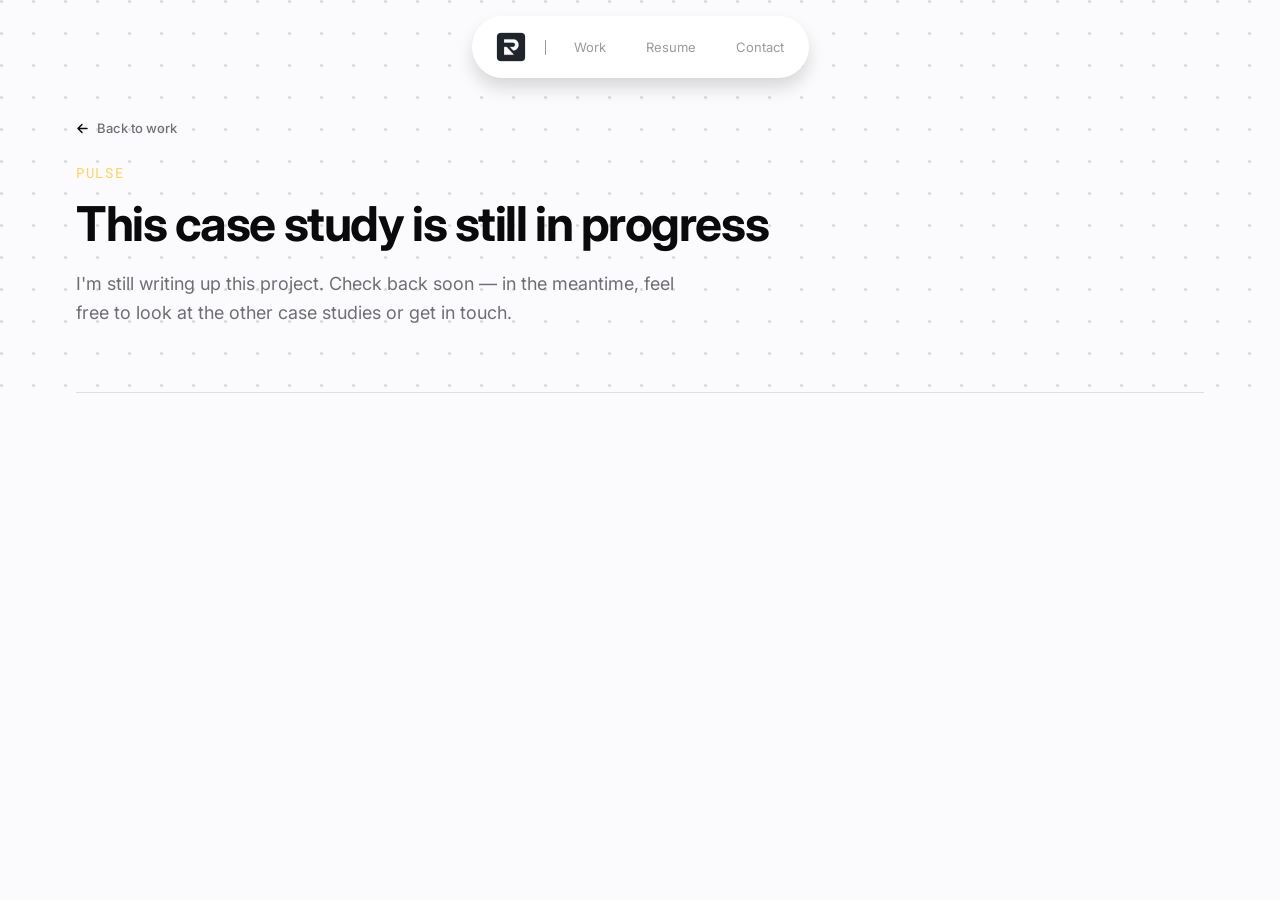
<file: case-studies/pulse-coming-soon.html>
<!DOCTYPE html>
<html lang="en">
<head>
<meta charset="UTF-8">
<meta name="viewport" content="width=device-width, initial-scale=1.0">
<title>pulse - Ramin Partovi</title>
<meta name="description" content="Case study: pulse — coming soon.">
<link rel="preconnect" href="https://fonts.googleapis.com">
<link rel="preconnect" href="https://fonts.gstatic.com" crossorigin>
<link href="https://fonts.googleapis.com/css2?family=Inter:wght@400;500;600;700&family=Roboto+Mono:wght@400;500&display=swap" rel="stylesheet">
<link rel="stylesheet" href="../css/styles.css">
<link rel="stylesheet" href="../css/case-study.css">
</head>
<body>

<header class="site-header">
  <div class="nav-pill">
    <a href="../index.html" class="logo active"><img src="../assets/icons/logo-mark.png" alt="Ramin Partovi" class="logo-mark"></a>
    <span class="divider" aria-hidden="true"></span>
    <nav class="nav-links" aria-label="Primary">
      <a href="../index.html#work">Work</a>
      <a href="../index.html#resume">Resume</a>
      <a href="../index.html#contact">Contact</a>
    </nav>
    <button class="nav-toggle" id="navToggle" aria-expanded="false" aria-controls="mobileNav" aria-label="Open menu">
      <span></span><span></span><span></span>
    </button>
  </div>
  <nav class="mobile-nav" id="mobileNav" aria-label="Mobile">
    <a href="../index.html#work">Work</a>
    <a href="../index.html#resume">Resume</a>
    <a href="../index.html#contact">Contact</a>
  </nav>
</header>

<main>

  <section>
    <a href="../index.html#work" class="cs-back">
      <img src="../assets/icons/arrow-dark.svg" alt="" class="icon">
      Back to work
    </a>

    <div class="cs-hero">
      <span class="cs-label" style="color:#ffd166">pulse</span>
      <h1>This case study is still in progress</h1>
      <p class="cs-hero-sub">I'm still writing up this project. Check back soon — in the meantime, feel free to look at the other case studies or get in touch.</p>
    </div>
  </section>

</main>

<script src="../js/main.js"></script>
</body>
</html>
</file>
<file: css/styles.css>
/* ---------- Tokens ---------- */
:root {
  --font-sans: 'Inter', -apple-system, BlinkMacSystemFont, 'Segoe UI', sans-serif;
  --font-mono: 'Roboto Mono', 'SFMono-Regular', Menlo, monospace;

  --color-bg: #fbfbfd;
  --color-white: #ffffff;
  --color-blue: #2d31ff;
  --color-orange: #f46036;
  --color-black: #0a0a0c;

  --color-grey-96: #f5f5f7;
  --color-grey-62: #9a9aa4;
  --color-grey-56: #8a8a92;
  --color-grey-45: #6e6e76;
  --color-grey-88: #dedee3;
  --color-grey-95: #f0f0f3;

  --color-yellow: #ffd24a;
  --color-red: #e8502e;
  --color-azure: #8aa2bc;

  --white-09: rgba(255, 255, 255, 0.09);
  --white-13: rgba(255, 255, 255, 0.13);

  --radius-lg: 34px;
  --radius-md: 20px;
  --radius-sm: 16px;
  --radius-pill: 980px;

  --max-width: 1176px;
  --shell-padding: 24px;
}

/* ---------- Reset ---------- */
* { box-sizing: border-box; }
html { scroll-behavior: smooth; }
body {
  margin: 0;
  font-family: var(--font-sans);
  background: var(--color-bg);
  color: var(--color-black);
  -webkit-font-smoothing: antialiased;
  overflow-x: hidden;
}
img { max-width: 100%; display: block; }
a { text-decoration: none; color: inherit; }
ul { list-style: none; margin: 0; padding: 0; }
h1, h2, h3, p { margin: 0; }

main { position: relative; }
main::before {
  content: "";
  position: absolute;
  inset: 0;
  z-index: -1;
  background-image: url("../assets/images/bg-pattern.png");
  background-size: 32px 32px;
  background-repeat: repeat;
  opacity: 0.4;
  pointer-events: none;
}
button { font-family: inherit; cursor: pointer; }

.icon { width: 13px; height: 13px; flex-shrink: 0; transition: transform 0.2s ease; }

/* ---------- Type scale ---------- */
h1 {
  font-weight: 700;
  font-size: clamp(2.4rem, 4.2vw + 1rem, 3.5rem);
  line-height: 1.04;
  letter-spacing: -0.04em;
  color: var(--color-white);
}
h2 {
  font-weight: 700;
  font-size: clamp(2rem, 2.6vw + 1.1rem, 3.25rem);
  line-height: 1.08;
  letter-spacing: -0.032em;
  color: var(--color-black);
}
h2.on-dark { color: var(--color-grey-96); }
h3 {
  font-weight: 600;
  font-size: 1.75rem;
  line-height: 1.16;
  letter-spacing: -0.026em;
  color: var(--color-black);
}

.eyebrow, .eyebrow-mini {
  font-family: var(--font-mono);
  font-weight: 500;
  font-size: 0.6875rem;
  letter-spacing: 0.12em;
  text-transform: uppercase;
  color: var(--color-grey-45);
  display: block;
}
.eyebrow-light { color: var(--color-grey-62); }

/* ---------- Layout helpers ---------- */
main > section {
  max-width: var(--max-width);
  margin: 0 auto;
  padding-left: var(--shell-padding);
  padding-right: var(--shell-padding);
}

/* ---------- Header ---------- */
.site-header {
  position: fixed;
  top: 16px;
  left: 0;
  right: 0;
  z-index: 100;
  display: flex;
  justify-content: center;
  padding: 0 16px;
  transition: transform 0.25s ease;
}
.site-header.is-hidden {
  transform: translateY(calc(-100% - 16px));
}
.nav-pill {
  display: flex;
  align-items: center;
  gap: 8px;
  background: var(--color-white);
  border: 1px solid var(--white-13);
  border-radius: var(--radius-pill);
  padding: 4px 4px 4px 12px;
  box-shadow: 0 10px 17px rgba(0, 0, 0, 0.14);
}
.logo {
  display: flex;
  align-items: center;
  font-weight: 600;
  font-size: 0.8125rem;
  letter-spacing: -0.01em;
  color: var(--color-grey-62);
  white-space: nowrap;
  transition: opacity 0.15s;
}
.logo:hover { opacity: 0.8; }
.logo-mark {
  display: block;
  width: 52px;
  height: 52px;
}
.divider {
  width: 1px;
  height: 15px;
  background: var(--color-grey-62);
  flex-shrink: 0;
}
.nav-links { display: flex; align-items: center; }
.nav-links a {
  font-size: 0.8125rem;
  color: var(--color-grey-62);
  padding: 8px 20px;
  border-radius: var(--radius-pill);
  transition: background 0.15s, color 0.15s;
}
.nav-links a:hover { background: var(--color-grey-95); color: var(--color-black); }
.nav-links a.active,
.nav-links a.active:hover { color: var(--color-blue); }

.nav-toggle {
  display: none;
  flex-direction: column;
  justify-content: center;
  gap: 4px;
  width: 37px;
  height: 37px;
  background: none;
  border: none;
  border-radius: 50%;
}
.nav-toggle span {
  display: block;
  width: 16px;
  height: 1.5px;
  background: var(--color-black);
  margin: 0 auto;
}
.mobile-nav {
  display: none;
  flex-direction: column;
  background: var(--color-white);
  border-radius: 20px;
  margin-top: 8px;
  padding: 8px;
  box-shadow: 0 10px 17px rgba(0, 0, 0, 0.14);
  position: absolute;
  top: 100%;
  left: 16px;
  right: 16px;
}
.mobile-nav a {
  padding: 12px 16px;
  font-size: 0.9rem;
  color: var(--color-black);
  border-radius: 12px;
}
.mobile-nav a:hover { background: var(--color-grey-95); }
.mobile-nav a.active { color: var(--color-blue); }
.mobile-nav.open { display: flex; }

/* ---------- Buttons / Links ---------- */
.btn {
  display: inline-flex;
  align-items: center;
  gap: 8px;
  padding: 12px 24px;
  border-radius: var(--radius-pill);
  font-size: 0.9375rem;
  font-weight: 500;
  letter-spacing: -0.01em;
  white-space: nowrap;
  transition: opacity 0.15s, transform 0.15s;
}
.btn:hover { opacity: 0.88; }
.btn-orange { background: var(--color-orange); color: var(--color-white); }
.btn-dark { background: var(--color-black); color: var(--color-white); }
.btn-white { background: var(--color-white); color: var(--color-black); }
.btn-outline { background: none; border: 1px solid var(--color-white); color: var(--color-white); }

.link-arrow {
  display: inline-flex;
  align-items: center;
  gap: 8px;
  font-size: 0.875rem;
  font-weight: 500;
  letter-spacing: -0.01em;
  color: var(--color-black);
}
.link-arrow.link-white { color: var(--color-white); }
.link-arrow:hover { text-decoration: underline; text-underline-offset: 3px; }

.btn-text {
  background: none;
  border: none;
  padding: 12px 4px;
  font-size: 0.9375rem;
  font-weight: 500;
  color: var(--color-grey-96);
  transition: color 0.15s;
}
.btn-text:hover { color: var(--color-white); }
.btn-text-dark { color: var(--color-grey-45); }
.btn-text-dark:hover { color: var(--color-black); }

/* ---------- Hero ---------- */
.hero { padding-top: 80px; }

.hero-inner {
  display: grid;
  grid-template-columns: 1.15fr 1fr;
  align-items: center;
  gap: clamp(36px, 5vw, 72px);
  padding: clamp(48px, 6vw, 84px) clamp(32px, 5vw, 72px);
  border: 1px solid var(--color-blue);
  border-radius: var(--radius-md);
  color: var(--color-white);
  background: var(--color-blue);
}
.hero-copy {
  width: 100%;
  min-width: 0;
  container-type: inline-size;
  display: flex;
  flex-direction: column;
  align-items: flex-start;
}
.hero h1 {
  color: var(--color-black);
  font-family: var(--font-sans);
  font-size: clamp(3.25rem, 5.35vw, 4.8rem);
  font-weight: 700;
  line-height: 1.08;
  letter-spacing: -.055em;
}
.hero .hero-name--paper {
  font-size: min(clamp(3.25rem, 5.35vw, 4.8rem), 15cqi);
  white-space: nowrap;
  background: var(--color-yellow);
  padding: .04em .17em .1em;
  transform: rotate(-1deg);
  box-shadow: 3px 4px 0 #191a773d;
}
.hero-role {
  position: relative;
  margin: 12px 0 24px;
  padding: 5px 12px;
  background: #faf9f3;
  color: var(--color-black);
  font: 500 .92rem/1.4 var(--font-mono);
  transform: rotate(-2deg);
}
.hero .hero-plate {
  display: flex;
  align-items: center;
  gap: .65em;
  width: fit-content;
  max-width: 100%;
  padding: .34em .65em;
  background: #ffe49a;
  color: #26163a;
  border: 3px double #59313b;
  border-radius: 5px;
  font: 700 min(4.2cqi, 20px)/1.2 var(--font-mono);
  letter-spacing: -.045em;
  text-shadow: 0 1px #fff5cd;
  box-shadow: 2px 3px #ee775b, 3px 4px #40204c;
  transform: rotate(-1deg);
}
.hero-plate::before,
.hero-plate::after {
  content: "";
  flex: 0 0 auto;
  width: min(.32em, 8px);
  height: min(.32em, 8px);
  border-radius: 50%;
  background: #6b3943;
  box-shadow: inset 1px 1px 1px #2c173e, 0 1px #fff5cf;
}
.hero .hero-plate--name {
  gap: .32em;
  padding: .16em .32em;
  font-size: min(10.8cqi, 58px);
}
.hero-postcard-name {
  width: min(100%, 580px);
}
.hero-postcard-name img {
  display: block;
  width: 100%;
  height: auto;
}
.hero-sub {
  max-width: 19ch;
  font-size: clamp(1.65rem, 2.6vw, 2.35rem);
  font-weight: 600;
  letter-spacing: -.045em;
  line-height: 1.16;
  text-wrap: balance;
}
.hero-actions {
  display: flex;
  align-items: center;
  flex-wrap: wrap;
  gap: 22px;
  margin-top: 26px;
}
.hero-intro {
  max-width: 52ch;
  margin-top: 16px;
  font-size: 1rem;
  line-height: 1.55;
  text-align: left;
}
.hero-visual {
  position: relative;
  padding: 4% 4% 16%;
  background: linear-gradient(155deg, #fffefa, #f3f0e6);
  border-radius: 2px;
  box-shadow: inset 0 0 0 1px #e6e2d7, 1px 2px 2px #17143c40, 4px 13px 18px -7px #17143c70;
  transform: rotate(2deg);
}
.hero-visual::before,
.hero-visual::after {
  content: "";
  position: absolute;
  z-index: 1;
  top: 0;
  width: 62px;
  height: 22px;
  background: #b3c8eaad;
  transform: rotate(-29deg);
  left: -13px;
}
.hero-visual::after {
  left: auto;
  right: -13px;
  transform: rotate(30deg);
  background: #f3d680bd;
}
.hero-visual .hero-image { aspect-ratio: 1; border-radius: 1px; }
.hero-image {
  position: relative;
  border-radius: 12px;
  overflow: hidden;
  aspect-ratio: 520 / 440;
}
.hero-image img:first-child {
  width: 100%;
  height: 100%;
  object-fit: cover;
}

/* Birds crossing the frame in pairs, continuously — a new pair sets off
   every time the one before it is a third of the way across */
.bird {
  position: absolute;
  width: 22px;
  height: 11px;
  opacity: 0;
  pointer-events: none;
}
.bird-1 { top: 16%; animation: fly-across-pair 30s linear -1.8s infinite; }
.bird-2 { top: 22%; width: 16px; height: 8px; animation: fly-across-pair 30s linear -2.5s infinite; }
.bird-3 { top: 28%; animation: fly-across-pair 30s linear -11.8s infinite; }
.bird-4 { top: 34%; width: 16px; height: 8px; animation: fly-across-pair 30s linear -12.5s infinite; }
.bird-5 { top: 8%; animation: fly-across-pair 30s linear -21.8s infinite; }
.bird-6 { top: 14%; width: 16px; height: 8px; animation: fly-across-pair 30s linear -22.5s infinite; }

@keyframes fly-across-pair {
  0% { left: -8%; transform: translateY(6px); opacity: 0; }
  5% { opacity: 0.6; }
  95% { left: 106%; transform: translateY(-10px); opacity: 0.6; }
  100% { left: 108%; transform: translateY(-10px); opacity: 0; }
}

@media (prefers-reduced-motion: reduce) {
  .bird { animation: none; }
}

.floating-card {
  position: absolute;
  background: var(--color-white);
  border-radius: var(--radius-sm);
  box-shadow: 0 20px 44px -16px rgba(10, 10, 12, 0.34), 0 1px 3px rgba(10, 10, 12, 0.1);
  padding: 16px 20px;
  display: flex;
  flex-direction: column;
  gap: 8px;
}
.card-stat {
  top: -20px;
  right: -8px;
  transform: rotate(-3deg);
}
.stat-number {
  font-weight: 700;
  font-size: 1.75rem;
  letter-spacing: -0.035em;
  color: var(--color-black);
}
.eyebrow-mini {
  display: flex;
  align-items: center;
  gap: 8px;
  font-size: 0.59375rem;
}
.dot {
  width: 6px;
  height: 6px;
  border-radius: 2px;
  flex-shrink: 0;
}
.dot-red { background: var(--color-red); }
.dot-yellow { background: var(--color-yellow); }
.dot-azure { background: var(--color-azure); }

/* ---------- Studio poster ---------- */
.studio-hero {
  padding-top: 88px;
}
.studio-panel {
  display: grid;
  grid-template-columns: minmax(0, 1.08fr) minmax(0, 1fr);
  background: var(--color-grey-95);
  border-radius: var(--radius-md);
  overflow: hidden;
}
.studio-copy {
  --studio-inset: clamp(24px, 3vw, 48px);
  display: flex;
  flex-direction: column;
}
.studio-heading {
  background: #ffcf35;
  padding: clamp(24px, 3vw, 42px) var(--studio-inset);
}
.studio-heading h1 {
  margin-bottom: 8px;
  color: var(--color-black);
  font-size: clamp(42px, 5.1vw, 74px);
  line-height: .99;
  letter-spacing: -.065em;
}
.studio-heading p {
  font-size: clamp(21px, 2vw, 30px);
  font-weight: 600;
  letter-spacing: -.035em;
}
.studio-intro {
  max-width: 54ch;
  margin-top: auto;
  padding: 26px var(--studio-inset) 0;
  color: #4d505c;
  font-size: clamp(15px, 1.13vw, 17px);
  line-height: 1.62;
}
.studio-actions {
  display: flex;
  align-items: center;
  flex-wrap: wrap;
  gap: 20px;
  margin: 28px 0 auto;
  padding: 0 var(--studio-inset) 32px;
}
.studio-resume-link {
  font-size: .94rem;
  text-decoration: underline;
  text-underline-offset: 4px;
}
.studio-art { position: relative; overflow: hidden; }
.studio-poster {
  display: block;
  width: 100%;
  height: 100%;
  /* Hide the artwork’s thin outer frame at the rounded card edges. */
  transform: scale(1.02);
}
.studio-motion, .studio-wave-tile, .studio-check-tile, .studio-lamps { display: none; }
.studio-controls {
  position: absolute;
  left: 12px;
  right: 12px;
  bottom: 12px;
  display: flex;
  flex-wrap: wrap;
  align-items: center;
  justify-content: flex-end;
  gap: 6px;
}
.studio-picker {
  padding: 7px 11px;
  border: 1px solid #181818;
  border-radius: 5px;
  background: #faf5ee;
  color: #181818;
  font-weight: 500;
  font-family: inherit;
  font-size: 14px;
}
.studio-picker select { font: inherit; }
@media (prefers-reduced-motion: no-preference) {
  [data-motion~="wink"] .studio-motion,
  [data-motion="waves"] .studio-wave-tile,
  [data-motion="checks"] .studio-check-tile,
  [data-motion~="lights"] .studio-lamps { display: inline; }
  .studio-eye {
    transform-origin: 55px 56px;
    animation: studio-blink 4s ease-in-out infinite;
  }
  .studio-spark {
    transform-origin: 501px 54px;
    animation: studio-twinkle 4s ease-in-out infinite;
  }
  .studio-click {
    transform-origin: 478px 322px;
    animation: studio-click 4s ease-in-out infinite;
  }
  .studio-waves { animation: studio-roll 2.7s linear infinite; }
  .studio-checkers { animation: studio-shuffle 3.6s ease-in-out infinite; }
  .studio-lamp { animation: studio-light var(--lamp-duration, 2.4s) ease-in-out var(--lamp-start, 0s) infinite both; }
  .studio-lamp:nth-child(2) { animation-delay: calc(var(--lamp-start, 0s) + .24s); }
  .studio-lamp:nth-child(3) { animation-delay: calc(var(--lamp-start, 0s) + .48s); }
  [data-motion~="wink"] .studio-lamps {
    --lamp-duration: 4s;
    --lamp-start: 1.4s;
  }
}
@media (prefers-reduced-motion: reduce) {
  .studio-controls { display: none; }
}
@keyframes studio-blink {
  0%, 14%, 100% { transform: scaleY(1); }
  8% { transform: scaleY(.08); }
}
@keyframes studio-twinkle {
  0%, 13%, 42%, 100% { transform: none; }
  25% { transform: scale(.56) rotate(-24deg); }
  35% { transform: scale(1.03) rotate(5deg); }
}
@keyframes studio-click {
  0%, 23%, 60%, 100% { opacity: 1; }
  38%, 43% { opacity: 0; }
}
@keyframes studio-roll { to { transform: translateX(-50px); } }
@keyframes studio-shuffle {
  0%, 12% { transform: translate(0, 0); }
  40%, 55% { transform: translate(27px, 0); }
  85%, 100% { transform: translate(27px, 27px); }
}
@keyframes studio-light {
  0%, 42%, 100% { opacity: 0; }
  18% { opacity: .95; }
}
@media (max-width: 780px) {
  .studio-panel { grid-template-columns: 1fr; }
  .studio-poster { height: auto; }
}
@media (max-width: 640px) {
  .studio-hero { padding-inline: 16px; }
}

/* ---------- Work ---------- */
.work { padding: 96px 24px 0; }
.section-head {
  display: flex;
  flex-direction: column;
  gap: 12px;
  max-width: 512px;
  margin-bottom: 32px;
}
.section-head p {
  font-size: 1.0625rem;
  line-height: 1.6;
  color: var(--color-grey-45);
  padding-top: 4px;
}

.work-grid {
  display: grid;
  grid-template-columns: 1fr 1fr;
  gap: 20px;
}
.case-study {
  background: var(--color-grey-95);
  border-radius: var(--radius-md);
  padding: 40px;
  display: flex;
  flex-direction: column;
  gap: 12px;
  transition: transform 0.25s cubic-bezier(0.16, 1, 0.3, 1), box-shadow 0.25s ease, background-color 0.25s ease;
}
.case-study:hover {
  background: var(--color-white);
  transform: translateY(-4px);
  box-shadow: 0 24px 48px -24px rgba(10, 10, 12, 0.28), 0 1px 3px rgba(10, 10, 12, 0.08);
}
.case-study:active {
  transform: translateY(-1px) scale(0.994);
  transition-duration: 0.1s;
}
.case-study:focus-visible {
  outline: 2px solid var(--color-blue);
  outline-offset: 3px;
}
.case-study:hover .link-arrow .icon { transform: translateX(3px); }
.case-study-lg {
  grid-column: 1 / -1;
  display: grid;
  grid-template-columns: 1fr auto;
  align-items: center;
  gap: 32px;
}
.case-study-diagram {
  display: grid;
  grid-template-columns: 1fr auto;
  align-items: center;
  gap: 20px;
}
.case-study-content {
  display: flex;
  flex-direction: column;
  gap: 12px;
}

.workflow-diagram {
  position: relative;
  width: 244px;
  height: 136px;
  flex-shrink: 0;
}
.wf-lines {
  position: absolute;
  inset: 0;
  width: 100%;
  height: 100%;
  overflow: visible;
}
.wf-line {
  fill: none;
  stroke: #2e90fa;
  stroke-width: 2;
  stroke-linecap: round;
  stroke-dasharray: 1;
  stroke-dashoffset: 1;
  transition: stroke-dashoffset 0.8s cubic-bezier(0.16, 1, 0.3, 1);
}
.wf-box {
  position: absolute;
  width: 44px;
  height: 44px;
  background: var(--color-white);
  border: 1.5px solid rgba(46, 144, 250, 0.35);
  border-radius: var(--radius-sm);
  box-shadow: 0 20px 44px -16px rgba(10, 10, 12, 0.2), 0 1px 3px rgba(10, 10, 12, 0.08);
  opacity: 0;
  transform: translateY(6px) scale(0.9);
  transition: opacity 0.7s cubic-bezier(0.16, 1, 0.3, 1), transform 0.7s cubic-bezier(0.16, 1, 0.3, 1);
}
.wf-node-a { left: 0;    top: 58px; }
.wf-node-b { left: 100px; top: 23px; }
.wf-node-c { left: 100px; top: 92px; }
.wf-node-d { left: 200px; top: 0; }
.wf-node-e { left: 200px; top: 46px; }

/* Sequence: root appears, splits into b/c, then b splits again into d/e */
.workflow-diagram.is-visible .wf-node-a { opacity: 1; transform: none; }
.workflow-diagram.is-visible .wf-line-1 { stroke-dashoffset: 0; transition-delay: 0.6s; }
.workflow-diagram.is-visible .wf-node-b,
.workflow-diagram.is-visible .wf-node-c { opacity: 1; transform: none; transition-delay: 1.3s; }
.workflow-diagram.is-visible .wf-line-2 { stroke-dashoffset: 0; transition-delay: 1.9s; }
.workflow-diagram.is-visible .wf-node-d,
.workflow-diagram.is-visible .wf-node-e { opacity: 1; transform: none; transition-delay: 2.6s; }

.workflow-diagram.resetting .wf-box,
.workflow-diagram.resetting .wf-line {
  transition: none;
}

.plant-diagram {
  position: relative;
  width: 140px;
  height: 150px;
  flex-shrink: 0;
}
.pd-lines {
  position: absolute;
  inset: 0;
  width: 100%;
  height: 100%;
  overflow: visible;
}
.pd-line {
  fill: none;
  stroke: #1b998b;
  stroke-width: 2;
  stroke-linecap: round;
  stroke-dasharray: 1;
  stroke-dashoffset: 1;
  transition: stroke-dashoffset 0.8s cubic-bezier(0.16, 1, 0.3, 1);
}
.pd-ground {
  fill: none;
  stroke: var(--color-grey-62);
  stroke-width: 2;
  stroke-linecap: round;
  opacity: 0;
  transition: opacity 0.7s cubic-bezier(0.16, 1, 0.3, 1);
}
.pd-node {
  position: absolute;
  box-shadow: 0 6px 14px -6px rgba(10, 10, 12, 0.25);
  opacity: 0;
  transform: scale(0.5) rotate(var(--rot, 0deg));
  transition: opacity 0.7s cubic-bezier(0.16, 1, 0.3, 1), transform 0.7s cubic-bezier(0.16, 1, 0.3, 1);
}
.pd-seed {
  width: 12px;
  height: 12px;
  border-radius: 50%;
  background: #1b998b;
}
.pd-leaf {
  width: 20px;
  height: 20px;
  background: rgba(27, 153, 139, 0.12);
  border: 1.6px solid #1b998b;
  box-shadow: none;
}
.pd-leaf::after {
  content: '';
  position: absolute;
  top: 10%;
  left: 50%;
  width: 1.4px;
  height: 80%;
  background: #1b998b;
}
.pd-node-a { left: 64px; top: 132px; }
.pd-node-b { left: 30px; top: 64px; --rot: -12deg; border-radius: 0 70% 0 70%; }
.pd-node-c { left: 90px; top: 64px; --rot: 12deg; border-radius: 70% 0 70% 0; }
.pd-node-d { left: 32px; top: 13px; --rot: -12deg; border-radius: 0 70% 0 70%; }
.pd-node-e { left: 88px; top: 13px; --rot: 12deg; border-radius: 70% 0 70% 0; }
.pd-node-b::after, .pd-node-d::after { transform: translateX(-50%) rotate(-45deg); }
.pd-node-c::after, .pd-node-e::after { transform: translateX(-50%) rotate(45deg); }

/* Sequence: seed appears, stem grows, leaves sprout in pairs, twice */
.plant-diagram.is-visible .pd-ground { opacity: 1; }
.plant-diagram.is-visible .pd-node-a { opacity: 1; transform: scale(1) rotate(var(--rot, 0deg)); }
.plant-diagram.is-visible .pd-line-1 { stroke-dashoffset: 0; transition-delay: 0.6s; }
.plant-diagram.is-visible .pd-node-b,
.plant-diagram.is-visible .pd-node-c { opacity: 1; transform: scale(1) rotate(var(--rot, 0deg)); transition-delay: 1.3s; }
.plant-diagram.is-visible .pd-line-2 { stroke-dashoffset: 0; transition-delay: 1.9s; }
.plant-diagram.is-visible .pd-node-d,
.plant-diagram.is-visible .pd-node-e { opacity: 1; transform: scale(1) rotate(var(--rot, 0deg)); transition-delay: 2.6s; }

.plant-diagram.resetting .pd-node,
.plant-diagram.resetting .pd-line,
.plant-diagram.resetting .pd-ground {
  transition: none;
}

.pulse-bars {
  display: flex;
  align-items: flex-end;
  gap: 8px;
  height: 60px;
  flex-shrink: 0;
}
.pulse-bar {
  width: 10px;
  height: 60px;
  background: #ff1af2;
  border-radius: 3px;
  transform-origin: bottom center;
  transform: scaleY(0.15);
  animation: none;
}

@keyframes pulse-bar-bounce {
  0%   { transform: scaleY(0.15); }
  20%  { transform: scaleY(0.65); }
  35%  { transform: scaleY(0.3); }
  50%  { transform: scaleY(0.85); }
  65%  { transform: scaleY(0.4); }
  80%  { transform: scaleY(0.6); }
  100% { transform: scaleY(1); }
}

.pulse-bars.is-visible .pulse-bar {
  animation-name: pulse-bar-bounce;
  animation-duration: 1.3s;
  animation-timing-function: cubic-bezier(0.4, 0, 0.2, 1);
  animation-fill-mode: forwards;
}
.pulse-bars.is-visible .pulse-bar:nth-child(1) { animation-delay: 0s; }
.pulse-bars.is-visible .pulse-bar:nth-child(2) { animation-delay: 0.05s; }
.pulse-bars.is-visible .pulse-bar:nth-child(3) { animation-delay: 0.1s; }
.pulse-bars.is-visible .pulse-bar:nth-child(4) { animation-delay: 0.15s; }
.pulse-bars.is-visible .pulse-bar:nth-child(5) { animation-delay: 0.2s; }
.pulse-bars.is-visible .pulse-bar:nth-child(6) { animation-delay: 0.25s; }
.pulse-bars.is-visible .pulse-bar:nth-child(7) { animation-delay: 0.3s; }
.pulse-bars.is-visible .pulse-bar:nth-child(8) { animation-delay: 0.35s; }

.pulse-bars.resetting .pulse-bar {
  animation: none;
  transform: scaleY(0.15);
}

.order-diagram {
  position: relative;
  width: 156px;
  height: 142px;
  flex-shrink: 0;
}
.order-ticket {
  position: absolute;
  width: 104px;
  height: 124px;
  padding: 20px 16px;
  border: 1.5px solid rgba(197, 138, 25, 0.34);
  border-radius: 14px;
  background: var(--color-white);
  box-shadow: 0 18px 38px -20px rgba(10, 10, 12, 0.34);
  opacity: 0;
  transition: opacity 0.65s cubic-bezier(0.16, 1, 0.3, 1), transform 0.65s cubic-bezier(0.16, 1, 0.3, 1);
}
.order-ticket--back {
  left: 0;
  top: 0;
  transform: translate(-8px, 8px) rotate(-8deg) scale(0.92);
}
.order-ticket--front {
  right: 0;
  bottom: 0;
  transform: translate(8px, 8px) rotate(5deg) scale(0.92);
}
.order-ticket span {
  display: block;
  height: 5px;
  margin-bottom: 10px;
  border-radius: 999px;
  background: #e8e3d6;
}
.order-ticket span:nth-child(2) { width: 72%; }
.order-ticket span:nth-child(3) { width: 48%; }
.order-status-dot {
  position: absolute;
  right: 10px;
  top: 8px;
  width: 18px;
  height: 18px;
  border: 4px solid var(--color-white);
  border-radius: 50%;
  background: #c58a19;
  box-shadow: 0 6px 14px rgba(197, 138, 25, 0.35);
  opacity: 0;
  transform: scale(0.4);
  transition: opacity 0.5s ease, transform 0.5s cubic-bezier(0.16, 1, 0.3, 1);
}
.order-diagram.is-visible .order-ticket--back {
  opacity: 1;
  transform: rotate(-8deg) scale(1);
}
.order-diagram.is-visible .order-ticket--front {
  opacity: 1;
  transform: rotate(5deg) scale(1);
  transition-delay: 0.55s;
}
.order-diagram.is-visible .order-status-dot {
  opacity: 1;
  transform: scale(1);
  transition-delay: 1.15s;
}
.order-diagram.resetting .order-ticket,
.order-diagram.resetting .order-status-dot { transition: none; }

.ai-tag {
  display: inline-flex;
  align-items: center;
  gap: 5px;
  font-family: var(--font-mono);
  font-size: 0.6875rem;
  font-weight: 500;
  letter-spacing: 0.02em;
  color: #2b4028;
  background: linear-gradient(135deg, #e3f0cf 0%, #b5d98b 100%);
  padding: 4px 10px 4px 8px;
  border-radius: 999px;
}

.tag-row {
  display: flex;
  flex-wrap: wrap;
  gap: 6px;
  flex-basis: 100%;
}
.ai-tag--beta {
  color: #43287f;
  background: linear-gradient(135deg, #e9e0fb 0%, #c9b8f0 100%);
  padding-left: 10px;
}
.ai-tag-dot {
  width: 6px;
  height: 6px;
  border-radius: 50%;
  background: #7c4dd6;
}

.daywell-diagram {
  position: relative;
  width: 156px;
  height: 142px;
  flex-shrink: 0;
  display: grid;
  place-items: center;
}
.dw-logo {
  width: 140px;
  height: 140px;
  overflow: visible;
}
.dw-part {
  transform-box: fill-box;
  opacity: 0;
  transition: opacity 0.5s ease, transform 0.9s cubic-bezier(0.16, 1, 0.3, 1);
}
.dw-leaf-r { transform-origin: 0% 100%; transform: scale(0.2) rotate(-24deg); }
.dw-leaf-l { transform-origin: 100% 100%; transform: scale(0.2) rotate(24deg); }
.dw-bud { transform-origin: 50% 100%; transform: scale(0.15); }
.dw-bloom { transform-origin: 50% 100%; transform: scale(0.35) translateY(24%); }
.daywell-diagram.is-visible .dw-part { opacity: 1; transform: none; }
.daywell-diagram.is-visible .dw-leaf-l { transition-delay: 0.1s; }
.daywell-diagram.is-visible .dw-leaf-r { transition-delay: 0.3s; }
.daywell-diagram.is-visible .dw-bud { transition-delay: 0.7s; }
.daywell-diagram.is-visible .dw-bloom { transition-delay: 1.2s; transition-duration: 1.1s; }
.daywell-diagram.resetting .dw-part { transition: none; }

/* One-pixel outlines use more contrast on small shapes than on frames. */
.work-grid {
  --workflow-outline: #18599b;
  --plant-outline: #0d5f57;
  --order-outline: #805813;
  --art-paper: #fff8ed;
}
.wf-line { stroke: var(--workflow-outline); stroke-width: 2.5; }
.pd-line, .pd-ground { stroke: var(--plant-outline); stroke-width: 2.5; }
.wf-box {
  background: var(--art-paper) url("../assets/icons/workflow-poster-tiles.svg?v=isolated-wave") 0 center / 500% 100% no-repeat;
  border: 1px solid #25356b;
  border-radius: 8px;
  box-shadow: none;
}
.wf-node-b { background-position-x: 25%; }
.wf-node-c { background-position-x: 50%; }
.wf-node-d { background-position-x: 75%; }
.wf-node-e { background-position-x: 100%; }


.dw-part {
  stroke: #53604b;
  stroke-width: 1px;
  vector-effect: non-scaling-stroke;
  stroke-linejoin: round;
}
.dw-bloom { stroke: #987443; }
.dw-bud { stroke: #a45d6c; }

.pd-node { border: 1px solid #3f6964; box-shadow: none; }
.pd-seed { background: #1b998b; }
.pd-leaf { background: #1b998b; width: 24px; height: 24px; }
.pd-node-d, .pd-node-e { background: #89cbc3; }
.pd-leaf::after { background: var(--plant-outline); height: 68%; top: 16%; }

.pulse-bars {
  align-self: center;
  padding: 10px 8px 7px;
  height: 82px;
  gap: 3px;
  border: 1px solid #ba96b8;
  border-radius: 9px;
  background: #ffe5fd;
}
.pulse-bar {
  position: relative;
  border: 1px solid #813577;
  border-radius: 6px 6px 2px 2px;
  background: #ff1af2;
}
.pulse-bar:nth-child(4n+2) { height: 44px; }
.pulse-bar:nth-child(4n+3) { height: 52px; }
.pulse-bar:nth-child(4n) { height: 34px; }

.order-ticket {
  border: 1px solid #a78c64;
  border-radius: 9px;
  background: var(--art-paper);
  box-shadow: none;
  overflow: hidden;
}
.order-ticket--back { background: #f7dfaa; border-color: #9e845e; }
.order-ticket::before {
  content: "";
  display: block;
  height: 16px;
  margin: -20px -16px 13px;
  background: #c58a19;
  border-bottom: 1px solid #9a7840;
}
.order-ticket--back::before { background: #f7dfaa; }
.order-ticket span { background: var(--order-outline); height: 3px; }
.order-status-dot {
  width: 24px; height: 24px;
  background: #c58a19;
  border: 1px solid #825b27;
  box-shadow: none;
}
.order-status-dot::after {
  content: "";
  position: absolute;
  top: 6px; left: 5px;
  width: 10px; height: 5px;
  border: solid var(--order-outline);
  border-width: 0 0 2px 2px;
  transform: rotate(-45deg);
}


@media (prefers-reduced-motion: reduce) {
  .wf-box, .wf-line, .pd-node, .pd-line, .pd-ground, .pulse-bar, .order-ticket, .order-status-dot, .dw-part { transition: none; animation: none; }
  .pulse-bars.is-visible .pulse-bar { transform: scaleY(1); }
  .dw-part { opacity: 1; transform: none; }
}
.case-label {
  font-family: var(--font-mono);
  font-size: 0.875rem;
  font-weight: 400;
  letter-spacing: 0.12em;
  text-transform: uppercase;
}
.case-label-row {
  display: flex;
  align-items: center;
  gap: 10px;
  flex-wrap: wrap;
}
.award-tag {
  display: inline-flex;
  align-items: center;
  gap: 5px;
  font-family: var(--font-mono);
  font-size: 0.6875rem;
  font-weight: 500;
  letter-spacing: 0.02em;
  color: #6e4c00;
  background: linear-gradient(135deg, #ffe8a8 0%, #ffd166 100%);
  padding: 4px 10px 4px 8px;
  border-radius: 999px;
}
.award-tag-icon {
  width: 11px;
  height: 11px;
  flex-shrink: 0;
}
.case-study h3 {
  padding-top: 4px;
  max-width: 526px;
}
.case-study-lg h3 {
  max-width: none;
}
@media (min-width: 861px) {
  .case-study-lg h3 { white-space: nowrap; }
}
.case-study p {
  font-size: 0.9375rem;
  line-height: 1.6;
  color: var(--color-grey-45);
  max-width: 416px;
}
.case-study .link-arrow { padding-top: 8px; }

.case-study--future {
  cursor: default;
}
.case-study--future:hover {
  background: var(--color-grey-95);
  transform: none;
  box-shadow: none;
}
.case-study--future .case-study-status {
  color: var(--color-grey-56);
  font-size: 0.8125rem;
  font-weight: 500;
}
.future-diagram {
  position: relative;
  width: 140px;
  height: 140px;
  flex-shrink: 0;
  display: grid;
  place-items: center;
}
.future-orbit {
  position: relative;
  width: 104px;
  height: 104px;
  border: 1px dashed rgba(124, 58, 237, 0.45);
  border-radius: 50%;
  transform: rotate(-18deg);
}
.future-orbit-core {
  position: absolute;
  inset: 28px;
  border: 1.5px solid rgba(124, 58, 237, 0.6);
  border-radius: 50%;
  background: rgba(196, 181, 253, 0.28);
}
.future-orbit-dot {
  position: absolute;
  top: -5px;
  left: 50%;
  width: 10px;
  height: 10px;
  border: 3px solid var(--color-grey-95);
  border-radius: 50%;
  background: #7c3aed;
}

/* ---------- Resume ---------- */
.resume { padding: 96px 24px 0; }
.resume-card {
  overflow: hidden;
  background: var(--color-grey-95);
  border-radius: 26px;
}
.resume-scene {
  display: grid;
  grid-template-columns: 1fr 2.15fr;
  aspect-ratio: 3.15;
}
.resume-scene img {
  width: 100%;
  height: 100%;
  min-width: 0;
  min-height: 0;
  object-fit: cover;
}
.resume-portrait { border-right: 2px solid #181719; }
.resume-history-art { object-position: right center; }
.resume-downloads {
  display: flex;
  flex-wrap: wrap;
  gap: 12px;
}
.resume-card .timeline-card { border-radius: 0; }
.resume-card .timeline-item ul { max-width: 88ch; }
.resume-grid {
  display: grid;
  grid-template-columns: 1.1fr 0.9fr;
  grid-template-areas: "timeline intro";
  gap: 72px;
}
.timeline-card { grid-area: timeline; }
.resume-intro { grid-area: intro; }
.resume-intro {
  display: flex;
  flex-direction: column;
  gap: 16px;
}
.resume-photo {
  width: 240px;
  height: 240px;
  border-radius: 50%;
  object-fit: cover;
  border: 3px solid var(--color-orange);
  flex-shrink: 0;
  align-self: center;
}
.resume-intro > p {
  font-size: 1.0625rem;
  line-height: 1.6;
  color: var(--color-grey-45);
}
.resume-intro .btn-dark { margin-top: 4px; align-self: flex-start; }

.timeline-card {
  background: var(--color-grey-95);
  border-radius: 26px;
  padding: 40px;
  display: flex;
  flex-direction: column;
  gap: 28px;
}
.eyebrow-education { margin-top: 8px; }
.timeline-item {
  border-top: 1px solid var(--color-grey-88);
  padding-top: 28px;
  display: flex;
  flex-direction: column;
  gap: 4px;
}
.timeline-item:first-of-type {
  border-top: none;
  padding-top: 0;
}
.timeline-row {
  display: flex;
  align-items: baseline;
  justify-content: space-between;
  flex-wrap: wrap;
  gap: 8px;
}
.timeline-row h3 { font-size: 1.1875rem; letter-spacing: -0.024em; color: var(--color-blue); }
.eyebrow-education ~ .timeline-item .timeline-row h3 { color: var(--color-black); }
.timeline-row .date {
  font-family: var(--font-mono);
  font-size: 0.6875rem;
  letter-spacing: 0.07em;
  color: var(--color-grey-45);
  white-space: nowrap;
}
.role-org {
  font-size: 0.9375rem;
  color: var(--color-grey-45);
}
.timeline-item ul { padding-top: 12px; display: flex; flex-direction: column; gap: 8px; }
.timeline-item li {
  position: relative;
  padding-left: 20px;
  font-size: 0.9375rem;
  line-height: 1.6;
  color: var(--color-grey-45);
}
.timeline-item li::before {
  content: "";
  position: absolute;
  left: 0;
  top: 0.75em;
  width: 5px;
  height: 1px;
  background: var(--color-grey-45);
}

/* ---------- Contact ---------- */
.contact { padding: 96px 24px 120px; }
.contact-inner {
  background: var(--color-grey-95);
  border-radius: var(--radius-lg);
  padding: 40px;
}
.contact-content {
  display: flex;
  flex-direction: column;
  gap: 16px;
}
.contact-sub {
  font-size: 1.0625rem;
  line-height: 1.6;
  color: var(--color-grey-45);
  letter-spacing: -0.018em;
  padding-top: 4px;
}
.contact-email {
  font-weight: 600;
  font-size: clamp(1.75rem, 2.6vw + 0.9rem, 3.25rem);
  letter-spacing: -0.035em;
  color: var(--color-black);
  padding-top: 12px;
  word-break: break-word;
}
.contact-actions {
  display: flex;
  align-items: center;
  gap: 8px;
  flex-wrap: wrap;
  padding-top: 8px;
}
.social-links {
  display: flex;
  gap: 8px;
  padding-top: 12px;
}
.social-links a {
  background: var(--color-orange);
  color: var(--color-white);
  font-size: 0.8125rem;
  letter-spacing: -0.01em;
  padding: 8px 16px;
  border-radius: var(--radius-pill);
  transition: opacity 0.15s;
}
.social-links a:hover { opacity: 0.88; }

/* ---------- Footer ---------- */
.site-footer {
  background: var(--color-grey-95);
  padding: 44px 24px;
}
.footer-inner {
  max-width: 1120px;
  margin: 0 auto;
  display: flex;
  align-items: center;
  justify-content: space-between;
  flex-wrap: wrap;
  gap: 16px;
  padding: 0 40px;
}
.footer-inner p {
  font-size: 0.75rem;
  color: var(--color-grey-56);
  letter-spacing: -0.01em;
}
.footer-inner nav { display: flex; gap: 24px; }
.footer-inner nav a {
  font-size: 0.8125rem;
  color: var(--color-grey-45);
}
.footer-inner nav a:hover { color: var(--color-black); text-decoration: underline; }

/* ---------- Responsive ---------- */
@media (max-width: 980px) {
  .resume-grid {
    grid-template-columns: 1fr;
    grid-template-areas: "intro" "timeline";
    gap: 48px;
  }
  .contact-decor { display: none; }
}

@media (max-width: 860px) {
  .hero-inner { grid-template-columns: 1fr; justify-items: center; gap: 38px; }
  .hero-copy { align-items: center; text-align: center; }
  .hero-role { margin-left: 0; }
  .hero-actions { justify-content: center; }
  .hero-visual { width: min(92%, 410px); }
  .card-stat { right: 0; }
  .work-grid { grid-template-columns: 1fr; }
  .case-study-lg { grid-column: auto; display: flex; flex-direction: column; gap: 12px; }
  .case-study-diagram { display: flex; flex-direction: column; gap: 12px; }
  .case-study-content { display: contents; }
  .link-arrow { order: 1; align-self: flex-start; }
  .case-label-row { flex-direction: column; align-items: flex-start; gap: 8px; align-self: flex-start; }
  .case-label-row, .tag-row { flex-wrap: nowrap; }
  .tag-row { flex-direction: column; align-items: flex-start; flex-basis: auto; }
  .case-label { align-self: flex-start; }
}

@media (max-width: 640px) {
  .nav-links { display: none; }
  .nav-toggle { display: flex; }
  .hero { padding-top: 88px; }
  .hero-inner { padding: 38px 16px 30px; }
  .hero .hero-name--paper { font-size: min(clamp(2.3rem, 9vw, 3.5rem), 15cqi); }
  .hero h1 { font-size: clamp(2.3rem, 9vw, 3.5rem); }
  h1 { font-size: 2.1rem; }

  .work, .resume, .contact { padding-left: 16px; padding-right: 16px; }
  .case-study, .timeline-card { padding: 28px; }
  .contact-inner { padding: 28px; border-radius: 24px; }
  .contact-email { font-size: clamp(1.125rem, 6.3vw, 1.75rem); }
  .footer-inner { padding: 0; flex-direction: column; align-items: flex-start; }
}
</file>
<file: css/case-study.css>
/* ---------- Case study page ---------- */

.cs-back {
  display: inline-flex;
  align-items: center;
  gap: 8px;
  font-size: 0.8125rem;
  font-weight: 500;
  color: var(--color-grey-45);
  padding-top: 120px;
}
.cs-back:hover { color: var(--color-black); }
.cs-back .icon { transform: rotate(180deg); transition: transform 0.2s ease; }
.cs-back:hover .icon { transform: rotate(180deg) translateX(3px); }

.cs-hero {
  padding-top: 24px;
  padding-bottom: 64px;
  border-bottom: 1px solid var(--color-grey-88);
}
.cs-hero-row {
  display: flex;
  align-items: center;
  justify-content: space-between;
  gap: 40px;
}
.cs-hero-text { flex: 1 1 480px; min-width: 0; }
.cs-hero-phones {
  flex: 1 1 440px;
  max-width: 480px;
  width: 100%;
  display: block;
}
.cs-hero-desktop-art {
  flex: 1.1 1 378px;
  max-width: 448px;
  filter: drop-shadow(0 24px 20px rgba(15, 23, 42, 0.12));
}
@media (max-width: 900px) {
  .cs-hero-row { flex-direction: column-reverse; }
  .cs-hero-phones { max-width: 340px; }
  .cs-hero-row.cs-hero-row--split-meta > .cs-hero-desktop-art {
    flex: none;
    height: auto;
    max-width: min(448px, 100%);
  }
}

/* Opt-in hero layout (iTracefresh): intro text + meta are wrapped in
   .cs-hero-intro-col so the row is a plain two-column flex (col vs. phones),
   sized like every other case study hero — the row's height is the taller
   of the two columns, so the phones can't overlap content below. On mobile
   the wrapper is unwrapped (display: contents) so Role/Team can reorder to
   after the phones, independently of the intro text. */
.cs-hero-row.cs-hero-row--split-meta > .cs-hero-intro-col {
  flex: 1 1 480px;
  min-width: 0;
}
@media (max-width: 900px) {
  .cs-hero-row.cs-hero-row--split-meta { flex-direction: column; }
  .cs-hero-row.cs-hero-row--split-meta > .cs-hero-intro-col { display: contents; }
  /* Once .cs-hero-intro-col's box disappears, .cs-hero-text and .cs-meta become
     direct flex items of the column-direction row, so .cs-hero-text's row-layout
     flex-basis (480px, meant as a width) gets reinterpreted as a height and
     inflates it — cancel flex on both so they size by content when stacked. */
  .cs-hero-intro-col > .cs-hero-text { order: 1; flex: none; }
  .cs-hero-row.cs-hero-row--split-meta > .cs-hero-phones { order: 2; align-self: center; }
  .cs-hero-intro-col > .cs-meta { order: 3; flex: none; }
}

.cs-label {
  font-family: var(--font-mono);
  font-size: 0.875rem;
  font-weight: 400;
  letter-spacing: 0.12em;
  text-transform: uppercase;
  display: block;
}
.cs-hero h1 {
  font-weight: 700;
  font-size: clamp(2rem, 2.4vw + 1.2rem, 3rem);
  line-height: 1.1;
  letter-spacing: -0.03em;
  color: var(--color-black);
  padding-top: 16px;
  max-width: 780px;
}
/* iTracefresh hero title: sized to stay on one line within the hero's
   text column (other case study headlines are intentionally longer and wrap). */
.cs-hero h1.cs-hero-title-fit {
  font-size: clamp(1.6rem, 1.7vw + 0.85rem, 2.3rem);
}
.cs-hero-sub {
  font-size: 1.125rem;
  line-height: 1.6;
  color: var(--color-grey-45);
  max-width: 620px;
  padding-top: 20px;
}

.cs-hero-badge-row {
  display: flex;
  padding: 10px 0;
  margin-top: 24px;
}
.cs-hero-badge {
  display: inline-flex;
  align-items: center;
  height: 32px;
  padding: 0 16px;
  border-radius: 100px;
  background: var(--color-white);
  box-shadow: 0 1px 2px rgba(12, 12, 13, 0.1), 0 1px 2px rgba(12, 12, 13, 0.05);
  font-weight: 700;
  font-size: 0.75rem;
  letter-spacing: 1px;
  text-transform: uppercase;
  color: var(--color-black);
}
.cs-hero-stats {
  display: flex;
  gap: 24px;
}
.cs-hero-stat {
  flex: 1 1 0;
  min-width: 0;
  display: flex;
  flex-direction: column;
  gap: 16px;
  padding: 32px;
  border-radius: 24px;
  background: rgba(255, 255, 255, 0.8);
  box-shadow: 0 1px 4px rgba(12, 12, 13, 0.1), 0 1px 4px rgba(12, 12, 13, 0.05);
}
.cs-hero-stat-value {
  font-weight: 800;
  font-size: 3rem;
  letter-spacing: -0.02em;
  color: var(--cs-accent, var(--color-black));
}
.cs-hero-stat-label {
  font-size: 0.875rem;
  line-height: 1.5;
  color: var(--color-grey-45);
}
.cs-hero-stats--testing {
  max-width: 1100px;
}
.cs-hero-stats--testing .cs-hero-stat {
  gap: 12px;
  padding: 24px 28px;
}
.cs-hero-stat-heading {
  display: flex;
  flex-direction: column;
  align-items: flex-start;
  gap: 6px;
}
.cs-hero-stat-heading .cs-hero-stat-value {
  font-size: clamp(2.25rem, 3vw, 3rem);
  line-height: 1;
}
.cs-hero-stat-heading strong {
  color: var(--color-black);
  font-size: 1rem;
  line-height: 1.35;
}
@media (max-width: 640px) {
  .cs-hero-stats { flex-direction: column; }
  .cs-hero-stat { padding: 24px; }
  .cs-hero-stat-heading { align-items: flex-start; }
}

.cs-meta {
  display: flex;
  flex-wrap: wrap;
  gap: 40px;
  padding-top: 40px;
}
.cs-meta-item {
  display: flex;
  flex-direction: column;
  gap: 4px;
}
.cs-meta-item span:first-child {
  font-family: var(--font-mono);
  font-size: 0.6875rem;
  letter-spacing: 0.1em;
  text-transform: uppercase;
  color: var(--color-grey-45);
}
.cs-meta-item span:last-child {
  font-size: 0.9375rem;
  font-weight: 500;
  color: var(--color-black);
}
/* A green accent bar anchored to this specific item (rather than a
   standalone divider between items) so it still reads as "separating this
   item out" even when flex-wrap stacks it onto its own line below Role. */
.cs-meta-item--accent {
  position: relative;
  padding-left: 16px;
}
.cs-meta-item--accent::before {
  content: "";
  position: absolute;
  top: 2px;
  left: 0;
  bottom: 2px;
  width: 3px;
  border-radius: 999px;
  background: var(--cs-accent, var(--color-grey-88));
}

.cs-section {
  padding: 64px 0;
  border-bottom: 1px solid var(--color-grey-88);
  display: grid;
  grid-template-columns: 0.7fr 1.3fr;
  gap: 64px;
}
.cs-section:last-of-type { border-bottom: none; }
.cs-section-label {
  font-family: var(--font-mono);
  font-size: 0.6875rem;
  letter-spacing: 0.1em;
  text-transform: uppercase;
  color: var(--color-grey-45);
}
.cs-section-body {
  display: flex;
  flex-direction: column;
  gap: 20px;
}
.cs-section-body h2 {
  font-weight: 700;
  font-size: 1.625rem;
  letter-spacing: -0.02em;
  color: var(--color-black);
}
.cs-section-body p {
  font-size: 1rem;
  line-height: 1.7;
  color: var(--color-grey-45);
  max-width: 640px;
}
.cs-section-body p.cs-lead {
  font-size: 1.1875rem;
  line-height: 1.6;
  font-weight: 500;
  color: var(--color-black);
  max-width: 680px;
}
.cs-section-body ul {
  display: flex;
  flex-direction: column;
  gap: 12px;
  max-width: 640px;
}
.cs-section-body li {
  position: relative;
  padding-left: 20px;
  font-size: 1rem;
  line-height: 1.65;
  color: var(--color-grey-45);
}
.cs-section-body li::before {
  content: "";
  position: absolute;
  left: 0;
  top: 0.7em;
  width: 6px;
  height: 1px;
  background: var(--color-grey-45);
}
.cs-section-body li strong { color: var(--color-black); font-weight: 600; }

.cs-image {
  width: 100%;
  display: block;
  border-radius: var(--radius-md);
  border: 1px solid var(--color-grey-88);
  box-shadow: 0 20px 40px -24px rgba(0, 0, 0, 0.25);
}
.cs-image-plain {
  border: none;
  box-shadow: none;
}
.cs-image-70 {
  width: 70%;
  margin: 0 auto;
}
@media (max-width: 640px) {
  .cs-image-70 { width: 100%; }
}
.cs-image-caption {
  display: block;
  margin-top: -8px;
  font-size: 0.8125rem;
  line-height: 1.5;
  color: var(--color-grey-45);
  max-width: 640px;
}

.cs-hero-image {
  width: 100%;
  display: block;
  border-radius: var(--radius-lg);
  border: 1px solid var(--color-grey-88);
  box-shadow: 0 30px 60px -30px rgba(0, 0, 0, 0.3);
  margin-top: 48px;
}

.cs-image-row {
  display: flex;
  flex-wrap: wrap;
  gap: 20px;
}
.cs-image-row > div {
  flex: 1 1 260px;
  display: flex;
  flex-direction: column;
  gap: 8px;
}
.cs-image-row .cs-image { margin: 0; }

/* Brand Management: "Highlighted Features" — a badge + heading over a row
   of numbered feature cards, per the Figma design. No panel wrapper: badge,
   heading and cards sit directly on the page background. The cards use the
   same hover-to-reveal "Read more" mechanic as the section 01 illustration
   cards — fixed card height, icon/title/toggle cross-fade out while the
   detail copy fades in over the same box, so hovering never changes the
   card's (or its row-mates') height. */
.cs-feature-panel-header {
  display: flex;
  flex-direction: row;
  align-items: center;
  gap: 16px;
  /* .cs-subsection already puts a 16px flex gap after this element, so
     this margin only needs to cover the remaining 8px to total 24px. */
  margin-bottom: 8px;
}
.cs-feature-badge {
  flex-shrink: 0;
  padding: 4px 12px;
  border-radius: var(--radius-pill);
  background: color-mix(in srgb, var(--cs-accent, var(--color-black)) 12%, white);
  color: var(--cs-accent, var(--color-black));
  font-size: 0.75rem;
  font-weight: 600;
  letter-spacing: 0.02em;
  text-transform: uppercase;
}
.cs-feature-panel-header h3 {
  font-weight: 800;
  font-size: 2rem;
  letter-spacing: -0.02em;
  color: var(--color-black);
}

/* Combined research-to-solution section for the Vantage case study. */
.cs-solution-intro {
  max-width: 900px;
  margin: 0;
  color: var(--color-grey-45);
  font-size: clamp(1.05rem, 1.3vw, 1.25rem);
  line-height: 1.7;
}
.cs-solution-section .cs-section-body {
  gap: clamp(64px, 8vw, 96px);
}
.cs-solution-section .cs-subsection {
  gap: 24px;
  padding: 0;
  border: 0;
}
.cs-solution-section .cs-hscroll { display: none; }
.cs-solution-chapter-header {
  max-width: 940px;
}
.cs-solution-chapter-header h3 {
  max-width: 780px;
  margin: 0 0 12px;
  color: var(--color-black);
  font-size: clamp(1.55rem, 2.2vw, 2rem);
  line-height: 1.22;
  letter-spacing: -0.025em;
}
.cs-solution-chapter-header p {
  max-width: 780px;
  margin: 0;
  color: var(--color-grey-45);
  font-size: 1rem;
  line-height: 1.65;
}
.cs-solution-rationale {
  display: grid;
  grid-template-columns: repeat(3, minmax(0, 1fr));
  gap: 16px;
}
.cs-solution-rationale > div {
  min-height: 144px;
  padding: 22px;
  border: 1px solid color-mix(in srgb, var(--cs-accent, #2e90fa) 18%, white);
  border-radius: 16px;
  background: rgba(255, 255, 255, 0.78);
}
.cs-solution-rationale span {
  display: block;
  margin-bottom: 10px;
  color: var(--cs-accent, #2e90fa);
  font-family: var(--font-mono);
  font-size: 0.6875rem;
  font-weight: 700;
  letter-spacing: 0.09em;
  text-transform: uppercase;
}
.cs-solution-rationale p {
  margin: 0;
  color: #43506a;
  font-size: 0.9375rem;
  line-height: 1.55;
}
@media (max-width: 760px) {
  .cs-solution-rationale { grid-template-columns: 1fr; }
  .cs-solution-rationale > div { min-height: 0; }
}
.cs-feature-grid {
  display: flex;
  gap: 24px;
  overflow-x: auto;
}
.cs-feature-card {
  position: relative;
  display: flex;
  flex-direction: column;
  gap: 16px;
  flex: 1 1 0;
  min-width: 200px;
  height: 220px;
  padding: 24px;
  background: var(--color-white);
  border: 1px solid var(--color-grey-88);
  border-radius: 16px;
  box-shadow: 0 4px 6px -2px rgba(0, 37, 165, 0.02);
  overflow: hidden;
  transition: border-color 0.2s ease, box-shadow 0.2s ease;
}
.cs-feature-card-top {
  display: flex;
  align-items: center;
  justify-content: space-between;
  flex-shrink: 0;
}
.cs-feature-icon {
  display: flex;
  align-items: center;
  justify-content: center;
  width: 40px;
  height: 40px;
  border-radius: 20px;
  background: color-mix(in srgb, var(--cs-accent, var(--color-black)) 12%, white);
}
.cs-feature-icon img { width: 18px; height: 18px; }
.cs-feature-number {
  font-weight: 700;
  font-size: 0.875rem;
  letter-spacing: 0.01em;
  color: var(--cs-accent, var(--color-black));
}
.cs-feature-title {
  flex-shrink: 0;
  font-weight: 700;
  font-size: 1.125rem;
  color: var(--color-black);
}
.cs-feature-card-top,
.cs-feature-title,
.cs-feature-toggle {
  transition: opacity 0.2s ease, visibility 0.2s ease;
}
.cs-feature-toggle {
  align-self: flex-start;
  flex-shrink: 0;
  margin-top: -8px;
  padding: 0;
  border: none;
  background: none;
  font: inherit;
  font-weight: 600;
  font-size: 0.8125rem;
  color: var(--color-grey-45);
  cursor: pointer;
  transition: color 0.2s ease;
}
.cs-feature-toggle:hover,
.cs-feature-toggle:focus-visible {
  color: var(--cs-accent, var(--color-black));
}
.cs-feature-card .cs-feature-detail {
  position: absolute;
  inset: 0;
  display: flex;
  align-items: center;
  overflow: hidden;
  margin: 0;
  padding: 24px;
  background: var(--color-white);
  font-size: 0.8125rem;
  line-height: 1.45;
  color: var(--color-grey-45);
  opacity: 0;
  pointer-events: none;
  transition: opacity 0.25s ease;
}
.cs-feature-card:hover,
.cs-feature-card:focus-within,
.cs-feature-card.is-expanded {
  border-color: var(--cs-accent, var(--color-black));
  box-shadow: 0 12px 28px -16px rgba(10, 10, 12, 0.2);
}
.cs-feature-card:hover .cs-feature-card-top,
.cs-feature-card:focus-within .cs-feature-card-top,
.cs-feature-card.is-expanded .cs-feature-card-top,
.cs-feature-card:hover .cs-feature-title,
.cs-feature-card:focus-within .cs-feature-title,
.cs-feature-card.is-expanded .cs-feature-title,
.cs-feature-card:hover .cs-feature-toggle,
.cs-feature-card:focus-within .cs-feature-toggle,
.cs-feature-card.is-expanded .cs-feature-toggle {
  opacity: 0;
  visibility: hidden;
}
.cs-feature-card:hover .cs-feature-detail,
.cs-feature-card:focus-within .cs-feature-detail,
.cs-feature-card.is-expanded .cs-feature-detail {
  opacity: 1;
  pointer-events: auto;
}
@media (prefers-reduced-motion: reduce) {
  .cs-feature-card-top,
  .cs-feature-title,
  .cs-feature-toggle,
  .cs-feature-detail,
  .cs-feature-card { transition: none; }
}

/* Brand Management: a blurred color-blob backdrop (matching the Final
   Design hero art) behind two mockups that cross-fade into each other —
   first the web UI in a browser window, then the mobile UI in a phone
   frame with its scroll animation. The phone stays in normal document flow
   (defining the showcase's height); the browser mockup is absolutely
   centered on top of it. Deliberately NOT using CSS Grid's "stack via
   grid-area" trick here — it's had cross-browser auto-sizing quirks with
   this particular mix of aspect-ratio boxes and absolutely-positioned
   children, and plain absolute positioning is far more universally
   reliable for this exact "two things centered in the same spot" case. */
.cs-brand-showcase {
  position: relative;
  border-radius: var(--radius-lg);
  overflow: hidden;
  background: color-mix(in srgb, var(--cs-accent, var(--color-black)) 8%, white);
  padding: 56px 24px;
}
.cs-brand-blob {
  position: absolute;
  aspect-ratio: 1;
  border-radius: 50%;
  filter: blur(40px);
}
.cs-brand-blob-1 { width: 60%; left: -15%; top: -20%; background: color-mix(in srgb, var(--cs-accent, var(--color-black)) 88%, #0759ad); }
.cs-brand-blob-2 { width: 55%; right: -15%; top: -15%; background: color-mix(in srgb, var(--cs-accent, var(--color-black)) 58%, white); }
.cs-brand-blob-3 { width: 50%; left: 20%; bottom: -25%; background: color-mix(in srgb, var(--cs-accent, var(--color-black)) 26%, white); }

/* Padding-less positioning context for the two stages, so the browser
   mockup's absolute percentage width resolves against the same box the
   (normal-flow) phone's percentage width does. Without this wrapper the
   browser mockup's % was measured against the showcase's padding box while
   the phone's % was measured against its content box — two different
   reference widths — which is what caused the mismatched/gappy layout. */
.cs-brand-stage-frame {
  position: relative;
}

.cs-brand-stage {
  opacity: 0;
  transition: opacity 0.5s ease;
  pointer-events: none;
}
.cs-brand-stage.is-active {
  opacity: 1;
  pointer-events: auto;
}
.cs-brand-stage.cs-browser-mockup {
  position: absolute;
  top: 50%;
  left: 50%;
  transform: translate(-50%, -50%);
}

/* Carousel controls: arrows + dot navigation, overlaid on the showcase
   itself (bottom-center) so it reads as part of the image, not a separate
   element below it. Lets the user jump straight to any of the three desktop
   screens or the mobile screen instead of waiting for the auto-advance. */
.cs-brand-controls {
  position: absolute;
  left: 50%;
  bottom: 16px;
  transform: translateX(-50%);
  z-index: 3;
  display: flex;
  align-items: center;
  gap: 12px;
  padding: 6px 10px;
  border-radius: 999px;
  background: rgba(255, 255, 255, 0.85);
  backdrop-filter: blur(6px);
  -webkit-backdrop-filter: blur(6px);
  box-shadow: 0 8px 20px -8px rgba(0, 0, 0, 0.3);
}
.cs-brand-dots {
  display: flex;
  align-items: center;
  gap: 10px;
}
.cs-brand-dot {
  width: 9px;
  height: 9px;
  padding: 0;
  border-radius: 50%;
  border: 2px solid var(--cs-accent, var(--color-black));
  background: transparent;
  cursor: pointer;
  transition: background-color 0.2s ease, transform 0.15s ease;
}
.cs-brand-dot:hover { transform: scale(1.2); }
.cs-brand-dot:focus-visible { outline: 2px solid var(--cs-accent, var(--color-black)); outline-offset: 3px; }
.cs-brand-dot.is-active { background: var(--cs-accent, var(--color-black)); }
.cs-solution-section .cs-brand-controls {
  max-width: calc(100% - 32px);
}
.cs-solution-section .cs-brand-dots {
  max-width: min(680px, calc(100vw - 150px));
  gap: 6px;
  overflow-x: auto;
  scrollbar-width: none;
}
.cs-solution-section .cs-brand-dots::-webkit-scrollbar { display: none; }
.cs-solution-section .cs-brand-dot {
  flex: 0 0 auto;
  width: auto;
  height: auto;
  min-height: 28px;
  padding: 5px 10px;
  border-width: 1px;
  border-radius: 999px;
  color: var(--cs-accent, var(--color-black));
  font-size: 0.6875rem;
  font-weight: 700;
  white-space: nowrap;
  transition: color 0.2s ease, background-color 0.2s ease;
}
.cs-solution-section .cs-brand-dot::after { content: attr(data-label); }
.cs-solution-section .cs-brand-dot:hover { transform: none; background: color-mix(in srgb, var(--cs-accent, #2e90fa) 10%, white); }
.cs-solution-section .cs-brand-dot.is-active { color: #fff; }
.cs-brand-arrow {
  display: flex;
  align-items: center;
  justify-content: center;
  width: 22px;
  height: 22px;
  padding: 0;
  border: none;
  border-radius: 50%;
  background: none;
  color: var(--cs-accent, var(--color-black));
  cursor: pointer;
  transition: background-color 0.2s ease;
}
.cs-brand-arrow:hover { background: rgba(0, 0, 0, 0.06); }
.cs-brand-arrow:focus-visible { outline: 2px solid var(--cs-accent, var(--color-black)); outline-offset: 2px; }
.cs-brand-arrow svg { width: 16px; height: 16px; }

/* Browser-window mockup: the two desktop app screens cross-fade inside one
   frame, showing "the larger web UI" before the showcase hands off to the
   phone stage above. */
.cs-browser-mockup {
  width: min(640px, 100%);
  border-radius: 14px;
  overflow: hidden;
  background: var(--color-white);
  border: 1px solid var(--color-grey-88);
  box-shadow: 0 40px 70px -30px rgba(0, 0, 0, 0.4);
}
.cs-browser-chrome {
  display: flex;
  align-items: center;
  gap: 6px;
  padding: 10px 14px;
  background: var(--color-grey-95);
  border-bottom: 1px solid var(--color-grey-88);
}
.cs-browser-dot {
  width: 9px;
  height: 9px;
  border-radius: 50%;
  background: var(--color-grey-88);
  flex-shrink: 0;
}
.cs-browser-dot:nth-child(1) { background: #ff5f57; }
.cs-browser-dot:nth-child(2) { background: #febc2e; }
.cs-browser-dot:nth-child(3) { background: #28c840; }
.cs-browser-url {
  margin-left: 10px;
  flex: 1;
  min-width: 0;
  overflow: hidden;
  text-overflow: ellipsis;
  white-space: nowrap;
  font-size: 0.6875rem;
  color: var(--color-grey-45);
  background: var(--color-white);
  border: 1px solid var(--color-grey-88);
  border-radius: 999px;
  padding: 3px 12px;
}
.cs-browser-screen {
  position: relative;
  width: 100%;
  height: 0;
  padding-bottom: 75%; /* 4:3, via padding instead of aspect-ratio so the
    absolutely-positioned slides below always get a definite pixel height to
    resolve height:100% against, regardless of browser aspect-ratio support. */
  background: var(--color-white);
}
.cs-browser-slide {
  position: absolute;
  inset: 0;
  width: 100%;
  height: 100%;
  object-fit: contain;
  opacity: 0;
  transition: opacity 0.5s ease;
}
.cs-browser-slide.is-active { opacity: 1; }
@media (max-width: 640px) {
  .cs-brand-showcase { padding: 40px 16px; }
}

/* Shared desktop-mockup showcase: reuses the Brand Management blob backdrop,
   browser-chrome mockup, and dot/arrow controls so any subsection's screens
   (Recall Management, Label Management, ...) read as the same "web mockup"
   style as the Brand Management showcase above. */
.cs-mockup-showcase {
  position: relative;
  border-radius: var(--radius-lg);
  overflow: hidden;
  background: color-mix(in srgb, var(--cs-accent, var(--color-black)) 8%, white);
  padding: 56px 24px;
  display: flex;
  flex-direction: column;
  align-items: center;
}
/* Without an explicit position, this static box would paint *underneath*
   the absolutely-positioned blur blobs (positioned elements always paint
   above static ones, regardless of source order), which is what made the
   mockup look washed out/translucent. Promoting it to its own stacking
   context above the blobs fixes that. */
.cs-mockup-showcase .cs-browser-mockup {
  position: relative;
  z-index: 1;
}
/* These slides are 1800x1280 screenshots (aspect ratio 71.1%), not the 75%
   (4:3) the shared .cs-browser-screen assumes for Brand Management's own
   screens. Matching the ratio exactly makes the image fill the frame
   edge-to-edge with no letterboxing gap in either direction. */
.cs-mockup-showcase .cs-browser-screen {
  padding-bottom: 71.1%;
}
/* Faster cross-fade between slides than the Brand Management showcase. */
.cs-mockup-showcase .cs-browser-slide {
  transition: opacity 0.3s ease;
}
.cs-solution-section .cs-mockup-showcase {
  padding: 0 0 52px;
  overflow: visible;
  border-radius: 0;
  background: transparent;
}
.cs-solution-section .cs-mockup-showcase .cs-brand-blob {
  display: none;
}
.cs-solution-section .cs-mockup-showcase .cs-browser-mockup {
  width: min(1180px, 100%);
  max-width: none;
}
.cs-solution-section .cs-mockup-showcase {
  width: 100%;
  box-sizing: border-box;
  padding: 0;
  overflow: hidden;
  border: 1px solid var(--color-grey-88);
  border-radius: 8px;
  background: var(--color-white);
  box-shadow: 0 24px 48px -36px rgba(8, 24, 48, 0.34);
}
.cs-solution-section .cs-mockup-showcase .cs-browser-mockup {
  width: 100%;
  border: 0;
  border-radius: 0;
  box-shadow: none;
}
.cs-showcase-walkthrough {
  width: 100%;
  box-sizing: border-box;
  display: flex;
  flex-direction: column;
  align-items: flex-start;
  gap: 10px;
  padding: 24px 32px 20px;
  border-top: 1px solid var(--color-grey-88);
  background: var(--color-white);
}
.cs-showcase-copy {
  min-width: 0;
}
.cs-showcase-title-row {
  display: flex;
  align-items: baseline;
  flex-wrap: wrap;
  gap: 18px;
}
.cs-showcase-title {
  margin: 0;
  color: var(--color-black);
  font-size: 1.25rem;
  line-height: 1.25;
}
.cs-showcase-count {
  flex: 0 0 auto;
  margin-left: 4px;
  color: var(--cs-accent, var(--color-blue));
  font-size: 0.875rem;
  font-weight: 700;
}
.cs-showcase-description {
  max-width: 820px;
  margin: 0;
  color: var(--color-grey-45);
  font-size: 0.9375rem;
  line-height: 1.5;
}
.cs-solution-section .cs-mockup-showcase .cs-brand-controls {
  position: static;
  flex: 0 0 auto;
  transform: none;
  gap: 14px;
  padding: 0;
  border-radius: 0;
  background: none;
  box-shadow: none;
  backdrop-filter: none;
  -webkit-backdrop-filter: none;
  margin-top: 4px;
}
.cs-solution-section .cs-brand-dots {
  max-width: none;
  gap: 8px;
  overflow: visible;
}
.cs-solution-section .cs-brand-dot {
  width: 12px;
  min-width: 12px;
  height: 12px;
  min-height: 12px;
  padding: 0;
  border: 0;
  border-radius: 50%;
  background: var(--color-grey-88);
}
.cs-solution-section .cs-brand-dot::after { content: none; }
.cs-solution-section .cs-brand-dot:hover { background: color-mix(in srgb, var(--cs-accent, #2e90fa) 55%, white); }
.cs-solution-section .cs-brand-dot.is-active { width: 24px; border-radius: 999px; background: var(--cs-accent, var(--color-blue)); }
.cs-solution-section .cs-brand-arrow {
  width: 40px;
  height: 40px;
  border: 1px solid var(--color-grey-88);
  background: var(--color-white);
}
.cs-solution-section .cs-brand-arrow:hover { background: color-mix(in srgb, var(--cs-accent, #2e90fa) 8%, white); }
/* Pulse: caption and controls sit above the screen instead of below it. */
.cs-mockup-showcase-controls-top .cs-showcase-walkthrough {
  order: -1;
  border-top: 0;
  border-bottom: 1px solid var(--color-grey-88);
}
@media (max-width: 700px) {
  .cs-showcase-walkthrough {
    padding: 20px;
  }
  .cs-solution-section .cs-mockup-showcase-controls-top .cs-brand-controls {
    display: grid;
    grid-template-columns: auto minmax(0, auto) auto auto;
    max-width: 100%;
  }
  .cs-mockup-showcase-controls-top .cs-brand-dots {
    flex-wrap: wrap;
    justify-content: center;
  }
  .cs-showcase-title-row { gap: 12px; }
  .cs-showcase-title { font-size: 1.125rem; }
}
@media (max-width: 400px) {
  .cs-solution-section .cs-mockup-showcase .cs-brand-controls { gap: 8px; }
  .cs-solution-section .cs-brand-dots { gap: 6px; }
  .cs-solution-section .cs-brand-arrow { width: 36px; height: 36px; }
  .cs-showcase-count { margin-left: 0; font-size: 0.75rem; }
}
@media (max-width: 640px) {
  .cs-mockup-showcase { padding: 40px 16px; }
  .cs-solution-section .cs-mockup-showcase { padding: 0; }
}

/* iTraceFresh section 08 uses the Vantage screen-and-caption walkthrough
   with a short introduction above each group of screens. */
.cs-walkthrough-section .cs-walkthrough-summary {
  max-width: 860px;
  margin: 0;
  font-size: 1.0625rem;
  line-height: 1.65;
  color: var(--color-grey-45);
}
.cs-walkthrough-section .cs-mockup-showcase {
  width: 100%;
  box-sizing: border-box;
  padding: 0;
  border: 1px solid var(--color-grey-88);
  border-radius: 8px;
  background: var(--color-white);
  box-shadow: 0 24px 48px -36px rgba(8, 24, 48, 0.34);
}
.cs-walkthrough-section .cs-mockup-showcase .cs-brand-blob { display: none; }
.cs-walkthrough-section .cs-mockup-showcase .cs-browser-mockup {
  width: 100%;
  max-width: none;
  border: 0;
  border-radius: 0;
  box-shadow: none;
}
.cs-walkthrough-section .cs-mockup-showcase .cs-brand-controls {
  position: static;
  flex: 0 0 auto;
  transform: none;
  gap: 14px;
  padding: 0;
  margin-top: 4px;
  border-radius: 0;
  background: none;
  box-shadow: none;
  backdrop-filter: none;
  -webkit-backdrop-filter: none;
}
.cs-walkthrough-section .cs-brand-dots { gap: 8px; }
.cs-walkthrough-section .cs-brand-dot {
  width: 12px;
  min-width: 12px;
  height: 12px;
  min-height: 12px;
  border: 0;
  background: var(--color-grey-88);
}
.cs-walkthrough-section .cs-brand-dot.is-active { width: 24px; border-radius: 999px; }
.cs-walkthrough-section .cs-brand-arrow {
  width: 40px;
  height: 40px;
  border: 1px solid var(--color-grey-88);
  background: var(--color-white);
}
@media (max-width: 400px) {
  .cs-walkthrough-section .cs-mockup-showcase .cs-brand-controls { gap: 8px; }
  .cs-walkthrough-section .cs-brand-dots { gap: 6px; }
  .cs-walkthrough-section .cs-brand-arrow { width: 36px; height: 36px; }
}

.cs-image-quad {
  display: grid;
  grid-template-columns: repeat(4, 1fr);
  gap: 12px;
}
.cs-image-quad img {
  width: 100%;
  aspect-ratio: 3 / 4;
  object-fit: cover;
  display: block;
  border: 1px solid var(--color-grey-88);
  box-shadow: 0 20px 40px -24px rgba(0, 0, 0, 0.25);
}
@media (max-width: 640px) {
  .cs-image-quad { grid-template-columns: repeat(2, 1fr); }
}

.cs-media-row {
  display: flex;
  align-items: flex-start;
  gap: 32px;
}
.cs-media-row p { flex: 1 1 420px; min-width: 0; margin: 0; }
.cs-media-row-image {
  flex: 0 0 340px;
  max-width: 340px;
  margin: 0;
}
@media (max-width: 860px) {
  .cs-media-row { flex-direction: column; }
  .cs-media-row-image { flex: 0 0 auto; max-width: 340px; }
}

.cs-image-small {
  width: 100%;
  max-width: 280px;
  display: block;
  border-radius: var(--radius-md);
  border: 1px solid var(--color-grey-88);
  box-shadow: 0 20px 40px -24px rgba(0, 0, 0, 0.25);
}

/* Auto-scrolling phone mockup: a tall screen capture pans behind a pinned
   status bar, down and back up on a loop. The -77.1% keyframe is the scroll
   distance for THIS asset (638x6036) inside a 9/19.5 phone viewport —
   expressed as a % of the image's own height so it holds at any container
   width; recompute it if either the image or the phone aspect ratio changes. */
.cs-scroll-phone {
  /* Solved so this always matches .cs-browser-mockup's height exactly, at
     any container width, not just at the 640px desktop breakpoint:
     browserHeight = min(640px, 100%) * 0.75 + 43 (chrome bar)
     phoneWidth * (19.5/9) = browserHeight  =>  phoneWidth = browserHeight * 9/19.5 */
  width: min(calc(34.615% + 19.85px), 241.39px);
  aspect-ratio: 9 / 19.5;
  margin: 0 auto;
  padding: 12px;
  background: var(--color-black);
  border-radius: 40px;
  box-shadow: 0 30px 60px -25px rgba(0, 0, 0, 0.35);
}
.cs-scroll-phone-screen {
  width: 100%;
  height: 100%;
  border-radius: 28px;
  overflow: hidden;
  position: relative;
  background: var(--color-white);
}
.cs-scroll-phone-content,
.cs-scroll-phone-statusbar {
  display: block;
  position: absolute;
  top: 0;
  left: 0;
  width: 100%;
  height: auto;
}
.cs-scroll-phone-content {
  z-index: 1;
  animation: cs-scroll-phone-pan 16s ease-in-out infinite;
  animation-play-state: paused;
}
.cs-scroll-phone.is-active .cs-scroll-phone-screen.is-visible .cs-scroll-phone-content {
  animation-play-state: running;
}
.cs-scroll-phone-statusbar {
  z-index: 2;
}
@keyframes cs-scroll-phone-pan {
  0%, 6% { transform: translateY(0); }
  47%, 53% { transform: translateY(-77.1%); }
  94%, 100% { transform: translateY(0); }
}

@media (prefers-reduced-motion: reduce) {
  .cs-scroll-phone-content {
    animation: none;
  }
}

/* Reveal-on-hover thumbnail: small image by default, caption text appears
   on hover/focus, click opens the full-size version in a lightbox. */
.cs-image-reveal {
  margin: 0;
  max-width: 280px;
}
.cs-image-reveal-lg {
  max-width: 549px;
}
.cs-persona-row {
  align-items: flex-start;
}
.cs-persona-row .cs-image-reveal-lg {
  flex: 1 1 320px;
}
.cs-image-reveal-lg .cs-image-small {
  max-width: 549px;
  border-radius: 0;
}
.cs-image-reveal-lg .cs-image-reveal-trigger {
  border-radius: 0;
}
.cs-image-reveal-trigger {
  position: relative;
  display: block;
  padding: 0;
  border: none;
  background: none;
  cursor: zoom-in;
  border-radius: var(--radius-md);
  overflow: hidden;
}
.cs-image-reveal-trigger .cs-image-small {
  margin: 0;
  transition: transform 0.3s ease, filter 0.3s ease;
}
.cs-image-reveal-trigger:hover .cs-image-small,
.cs-image-reveal-trigger:focus-visible .cs-image-small {
  transform: scale(1.04);
  filter: brightness(0.7);
}
.cs-image-reveal-overlay {
  position: absolute;
  inset: 0;
  display: flex;
  flex-direction: column;
  align-items: center;
  justify-content: center;
  gap: 8px;
  padding: 16px;
  text-align: center;
  opacity: 0;
  transition: opacity 0.25s ease;
  pointer-events: none;
}
.cs-image-reveal-trigger:hover .cs-image-reveal-overlay,
.cs-image-reveal-trigger:focus-visible .cs-image-reveal-overlay {
  opacity: 1;
}
.cs-image-reveal-icon {
  width: 22px;
  height: 22px;
  color: var(--color-white);
  flex-shrink: 0;
}
.cs-image-reveal-text {
  font-size: 0.8125rem;
  line-height: 1.5;
  color: var(--color-white);
}

/* Clickable research-artifact card that opens the full evaluation. */
.cs-doc-card {
  display: flex;
  align-items: center;
  gap: 16px;
  width: 100%;
  max-width: 460px;
  padding: 16px 20px;
  margin: 24px 0;
  border: 1px solid var(--color-grey-88);
  border-radius: var(--radius-md);
  background: var(--color-white);
  box-shadow: 0 1px 4px rgba(12, 12, 13, 0.06);
  cursor: pointer;
  text-align: left;
  font-family: inherit;
  transition: border-color 0.2s ease, box-shadow 0.2s ease, transform 0.2s ease;
}
.cs-doc-card:hover,
.cs-doc-card:focus-visible {
  border-color: var(--cs-accent, var(--color-black));
  box-shadow: 0 8px 20px -12px rgba(12, 12, 13, 0.25);
  transform: translateY(-1px);
}
.cs-doc-card-icon {
  flex-shrink: 0;
  width: 44px;
  height: 44px;
  border-radius: 10px;
  background: #217346;
  color: var(--color-white);
  display: flex;
  align-items: center;
  justify-content: center;
  font-family: var(--font-mono);
  font-weight: 700;
  font-size: 0.6875rem;
  letter-spacing: 0.02em;
}
.cs-doc-card-icon--audit {
  border: 1px solid color-mix(in srgb, var(--cs-accent, var(--color-black)) 22%, white);
  background: color-mix(in srgb, var(--cs-accent, var(--color-black)) 10%, white);
  color: var(--cs-accent, var(--color-black));
}
.cs-doc-card-icon--audit svg {
  width: 32px;
  height: 32px;
}
.cs-doc-card-body {
  flex: 1 1 auto;
  min-width: 0;
  display: flex;
  flex-direction: column;
  gap: 2px;
}
.cs-doc-card-name {
  font-weight: 600;
  font-size: 0.875rem;
  color: var(--color-black);
  overflow: hidden;
  text-overflow: ellipsis;
  white-space: nowrap;
}
.cs-doc-card-hint {
  font-size: 0.75rem;
  color: var(--color-grey-45);
}
.cs-doc-card-arrow {
  flex-shrink: 0;
  width: 18px;
  height: 18px;
  color: var(--color-grey-56);
  transition: transform 0.2s ease;
}
.cs-doc-card:hover .cs-doc-card-arrow,
.cs-doc-card:focus-visible .cs-doc-card-arrow {
  transform: translateX(3px);
  color: var(--cs-accent, var(--color-black));
}

.cs-lightbox {
  position: fixed;
  inset: 0;
  z-index: 200;
  display: flex;
  align-items: center;
  justify-content: center;
  padding: 40px;
  background: rgba(10, 10, 12, 0.85);
  opacity: 0;
  visibility: hidden;
  transition: opacity 0.25s ease;
}
.cs-lightbox.is-open {
  opacity: 1;
  visibility: visible;
}
.cs-board-viewer { display: none; }
.cs-lightbox--board .cs-lightbox-content { display: none; }
.cs-lightbox--board .cs-board-viewer {
  display: flex; flex-direction: column; width: 100%; height: 90vh;
  min-width: 0; background: #f4f4f4; border-radius: 16px; overflow: hidden;
}
.cs-board-toolbar { display: flex; align-items: center; flex-wrap: wrap; gap: 12px; padding: 16px 60px 16px 20px; background: white; }
.cs-board-toolbar strong { font-size: .9375rem; margin-right: auto; }
.cs-board-toolbar span { font-size: .8125rem; color: #555; }
.cs-board-toolbar button { padding: 8px 12px; min-width: 40px; border: 1px solid #bddcff; border-radius: 8px; background: #edf6ff; color: #236dbd; cursor: pointer; }
.cs-board-viewport { overflow: auto; flex: 1; min-height: 0; padding: 12px; }
.cs-board-viewport img { display: block; max-width: none; height: auto; margin: 0 auto; }
.cs-board-viewer :focus-visible { outline: 2px solid #2e90fa; outline-offset: -2px; }
@media (max-width: 700px) { .cs-lightbox--board { padding: 12px; } }
.cs-lightbox-content {
  max-width: min(880px, 100%);
  max-height: 100%;
  display: flex;
  flex-direction: column;
  align-items: center;
  gap: 14px;
}
.cs-lightbox-content img {
  max-width: 100%;
  max-height: 76vh;
  display: block;
  border-radius: var(--radius-md);
  box-shadow: 0 40px 80px -30px rgba(0, 0, 0, 0.5);
}
.cs-lightbox-lg .cs-lightbox-content {
  width: 100%;
  max-width: 100%;
}
.cs-lightbox-lg .cs-lightbox-content img {
  max-width: 100%;
  max-height: 100vh;
  border-radius: 0;
}
.cs-lightbox.cs-lightbox-lg { padding: 0; }
.cs-lightbox.cs-lightbox--persona .cs-lightbox-content {
  width: calc(100% - 48px);
  max-width: 1200px;
}
.cs-lightbox.cs-lightbox--persona .cs-lightbox-content img { transform: none; }
.cs-lightbox-caption {
  color: var(--color-white);
  font-size: 0.875rem;
  line-height: 1.6;
  text-align: center;
  max-width: 620px;
}

/* Gallery mode: the chart pile opens the same lightbox chrome (backdrop,
   close button) but shows all 6 charts in a grid instead of one image. */
.cs-lightbox-gallery {
  display: none;
  max-width: min(1440px, 100%);
  max-height: 100%;
  overflow-y: auto;
  flex-wrap: wrap;
  justify-content: center;
  align-content: flex-start;
  gap: 20px;
  padding: 4px;
}
.cs-benchmark-figure {
  position: relative;
  margin: 0;
  flex-shrink: 0;
}
.cs-benchmark-figure img {
  width: 420px;
  display: block;
  box-shadow: 0 20px 40px -20px rgba(0, 0, 0, 0.5);
}
.cs-benchmark-figure-tag {
  position: absolute;
  top: 15px;
  right: 14px;
  font-family: var(--font-mono);
  font-size: 0.5rem;
  font-weight: 500;
  letter-spacing: 0.02em;
  text-transform: uppercase;
}
.cs-benchmark-figure-tag--legacy { color: var(--color-grey-45); }
.cs-benchmark-figure-tag--new { color: var(--cs-accent, var(--color-black)); }
.cs-lightbox.cs-lightbox--gallery .cs-lightbox-content {
  display: none;
}
.cs-lightbox.cs-lightbox--gallery .cs-lightbox-gallery {
  display: flex;
}
.cs-lightbox-research {
  display: none;
  width: min(1180px, 100%);
  max-height: calc(100vh - 80px);
  overflow: auto;
  padding: 28px;
  border-radius: var(--radius-md);
  background: var(--color-white);
  box-shadow: 0 40px 80px -30px rgba(0, 0, 0, 0.5);
}
.cs-lightbox.cs-lightbox--research .cs-lightbox-content,
.cs-lightbox.cs-lightbox--research .cs-lightbox-gallery,
.cs-lightbox.cs-lightbox--research .cs-board-viewer,
.cs-lightbox.cs-lightbox--research .cs-lightbox-doc {
  display: none;
}
.cs-lightbox.cs-lightbox--research .cs-lightbox-research {
  display: block;
}
.cs-lightbox-research > img {
  display: block;
  width: 100%;
  max-width: none;
  height: auto;
  max-height: calc(100vh - 136px);
  object-fit: contain;
}
.cs-lightbox-research .cs-table-wrap {
  max-height: calc(100vh - 136px);
  overflow: auto;
}
@media (max-width: 700px) {
  .cs-lightbox-research { max-height: calc(100vh - 48px); padding: 16px; }
}
.cs-lightbox-close {
  position: absolute;
  top: 24px;
  right: 24px;
  width: 40px;
  height: 40px;
  border-radius: 50%;
  border: none;
  background: rgba(255, 255, 255, 0.12);
  color: var(--color-white);
  font-size: 1.5rem;
  line-height: 1;
  cursor: pointer;
  display: flex;
  align-items: center;
  justify-content: center;
  transition: background 0.2s ease;
}
.cs-lightbox-close:hover { background: rgba(255, 255, 255, 0.24); }

/* Document mode: a third lightbox mode (alongside single-image and gallery)
   that opens a tall, scrollable rendering of a source document instead of
   fitting an image to the viewport. */
.cs-lightbox-doc {
  display: none;
  width: min(920px, 100%);
  max-height: calc(100vh - 80px);
  overflow-y: auto;
  background: var(--color-white);
  border-radius: var(--radius-md);
  box-shadow: 0 40px 80px -30px rgba(0, 0, 0, 0.5);
  -webkit-overflow-scrolling: touch;
}
.cs-lightbox.cs-lightbox--doc .cs-lightbox-content,
.cs-lightbox.cs-lightbox--doc .cs-lightbox-gallery {
  display: none;
}
.cs-lightbox.cs-lightbox--doc .cs-lightbox-doc {
  display: block;
}
.cs-doc-sheet {
  padding: 40px clamp(20px, 5vw, 56px) 56px;
}
.cs-doc-sheet-head {
  padding-bottom: 24px;
  margin-bottom: 24px;
  border-bottom: 1px solid var(--color-grey-88);
}
.cs-doc-sheet-title {
  font-weight: 800;
  font-size: 1.5rem;
  letter-spacing: -0.02em;
  color: var(--color-black);
}
.cs-doc-sheet-meta {
  display: flex;
  flex-wrap: wrap;
  gap: 24px;
  margin-top: 16px;
}
.cs-doc-sheet-meta-item {
  display: flex;
  flex-direction: column;
  gap: 2px;
}
.cs-doc-sheet-meta-item span:first-child {
  font-family: var(--font-mono);
  font-size: 0.6875rem;
  letter-spacing: 0.06em;
  text-transform: uppercase;
  color: var(--color-grey-56);
}
.cs-doc-sheet-meta-item span:last-child {
  font-size: 0.875rem;
  color: var(--color-black);
}
.cs-doc-legend-label {
  font-family: var(--font-mono);
  font-size: 0.6875rem;
  font-weight: 700;
  letter-spacing: 0.08em;
  text-transform: uppercase;
  color: var(--color-grey-56);
  display: block;
  margin-bottom: 12px;
}
.cs-doc-legend-grid {
  display: grid;
  grid-template-columns: repeat(5, 1fr);
  gap: 8px;
  margin-bottom: 40px;
}
.cs-doc-legend-item {
  border-radius: 10px;
  padding: 10px 10px 12px;
  text-align: center;
}
.cs-doc-legend-value {
  display: block;
  font-weight: 800;
  font-size: 1.125rem;
  color: var(--cs-doc-legend-text, var(--color-black));
}
.cs-doc-legend-name {
  display: block;
  font-size: 0.6875rem;
  line-height: 1.4;
  color: var(--cs-doc-legend-text, var(--color-grey-45));
}
.cs-doc-heuristic {
  padding: 28px 0;
  border-bottom: 1px solid var(--color-grey-88);
}
.cs-doc-heuristic:first-of-type { padding-top: 0; }
.cs-doc-heuristic-title {
  font-weight: 700;
  font-size: 1rem;
  color: var(--color-black);
  margin-bottom: 4px;
}
.cs-doc-heuristic-desc {
  font-size: 0.8125rem;
  line-height: 1.55;
  color: var(--color-grey-45);
  max-width: 640px;
}
.cs-doc-heuristic-clean {
  font-size: 0.8125rem;
  color: var(--color-grey-56);
  margin-top: 12px;
}
.cs-doc-row {
  display: grid;
  grid-template-columns: minmax(0, 1fr) minmax(0, 1fr) 84px;
  gap: 20px;
  align-items: start;
  margin-top: 20px;
  padding-top: 20px;
  border-top: 1px dashed var(--color-grey-88);
}
.cs-doc-row:first-of-type {
  margin-top: 16px;
  padding-top: 0;
  border-top: none;
}
.cs-doc-row-label {
  display: block;
  font-family: var(--font-mono);
  font-size: 0.625rem;
  letter-spacing: 0.06em;
  text-transform: uppercase;
  color: var(--color-grey-56);
  margin-bottom: 4px;
}
.cs-doc-row-text {
  font-size: 0.8125rem;
  line-height: 1.55;
  color: var(--color-black);
  margin: 0;
}
.cs-doc-severity {
  display: inline-flex;
  align-items: center;
  justify-content: center;
  width: 40px;
  height: 40px;
  border-radius: 10px;
  font-weight: 800;
  font-size: 1.0625rem;
  background: var(--cs-severity-bg, var(--color-grey-95));
  color: var(--cs-severity-text, var(--color-grey-45));
}
.cs-doc-row-images {
  grid-column: 1 / -1;
  display: flex;
  flex-wrap: wrap;
  gap: 12px;
  margin-top: 4px;
}
.cs-doc-row-images img {
  width: 220px;
  max-width: 100%;
  display: block;
  border-radius: 10px;
  border: 1px solid var(--color-grey-88);
}
@media (max-width: 640px) {
  .cs-doc-row { grid-template-columns: 1fr 1fr; }
  .cs-doc-severity { grid-column: 1 / -1; width: auto; justify-content: flex-start; }
  .cs-doc-legend-grid { grid-template-columns: repeat(3, 1fr); }
}

@media (prefers-reduced-motion: reduce) {
  .cs-image-reveal-trigger .cs-image-small { transition: none; }
  .cs-image-reveal-overlay { transition: none; }
  .cs-lightbox { transition: none; }
}

.cs-table-wrap {
  overflow-x: auto;
  margin-top: 4px;
}

/* Horizontal-scroll affordance: a prev/next arrow-button pair overlaid on
   the vertical center of a horizontally-scrolling row (feature-card grids,
   comparison tables), sitting half in the page gutter and half over the
   row's edge — the same pattern as a typical card-carousel "scroll" button.
   Inset far enough that it lands on the card's own padding, not its text.
   JS shows/hides each arrow based on actual scroll position, so they only
   appear where there's somewhere to scroll to. */
.cs-hscroll {
  position: relative;
}
.cs-hscroll-arrow {
  position: absolute;
  top: 50%;
  transform: translateY(-50%);
  z-index: 3;
  display: flex;
  align-items: center;
  justify-content: center;
  width: 36px;
  height: 36px;
  padding: 0;
  border: 1px solid var(--color-grey-88);
  border-radius: 50%;
  background: var(--color-white);
  color: var(--cs-accent, var(--color-black));
  box-shadow: 0 8px 20px -8px rgba(0, 0, 0, 0.35);
  cursor: pointer;
  transition: opacity 0.2s ease, background-color 0.2s ease;
}
.cs-hscroll-arrow:hover { background: rgba(0, 0, 0, 0.06); }
.cs-hscroll-arrow:focus-visible { outline: 2px solid var(--cs-accent, var(--color-black)); outline-offset: 2px; }
.cs-hscroll-arrow svg { width: 18px; height: 18px; }
.cs-hscroll-arrow-prev { left: -18px; }
.cs-hscroll-arrow-next { right: -18px; }
.cs-hscroll-arrow[hidden] { display: none; }
.cs-table {
  border-collapse: collapse;
  width: 100%;
  min-width: 640px;
  font-size: 0.875rem;
}
.cs-table th,
.cs-table td {
  padding: 10px 14px;
  border-bottom: 1px solid var(--color-grey-88);
  text-align: left;
}
.cs-table th {
  font-family: var(--font-mono);
  font-size: 0.6875rem;
  letter-spacing: 0.06em;
  text-transform: uppercase;
  color: var(--color-grey-45);
  font-weight: 500;
}
.cs-table th.cs-table-company {
  padding-top: 8px;
  padding-bottom: 8px;
  text-align: center;
}
.cs-company-logo {
  display: block;
  width: 86px;
  height: 30px;
  margin: 0 auto;
  object-fit: contain;
  mix-blend-mode: multiply;
}
.cs-table td { color: var(--color-grey-45); }
.cs-table td:first-child { color: var(--color-black); font-weight: 500; }
.cs-table td.yes { color: #1b998b; font-weight: 700; text-align: center; }
.cs-table td.no { color: var(--color-grey-88); text-align: center; }
.cs-table tr.cs-table-highlight td:first-child { color: #1b998b; }
.cs-table th.cs-table-col-highlight,
.cs-table td.cs-table-col-highlight {
  background: color-mix(in srgb, var(--cs-accent, #1b998b) 12%, white);
}

@media (max-width: 640px) {
  .cs-hero-image { margin-top: 32px; }
}

/* ---------- Numbered section header (stacked layout variant) ---------- */
.cs-section-v2 {
  padding: 64px 0;
  border-bottom: 1px solid var(--color-grey-88);
  display: flex;
  flex-direction: column;
}
.cs-section-header {
  display: flex;
  align-items: center;
  gap: 20px;
  margin-bottom: 28px;
}
.cs-section-header.cs-section-header--wide-gap { margin-bottom: 32px; }
.cs-section-number {
  flex-shrink: 0;
  width: 44px;
  height: 44px;
  border-radius: var(--radius-sm);
  background: var(--cs-accent, var(--color-black));
  color: var(--color-white);
  font-weight: 700;
  font-size: 0.9375rem;
  display: flex;
  align-items: center;
  justify-content: center;
}
.cs-section-header h2 {
  font-weight: 700;
  font-size: clamp(1.5rem, 1.4vw + 1.1rem, 2rem);
  letter-spacing: -0.02em;
  color: var(--color-black);
}

.cs-section-v2 > .cs-section-label {
  display: block;
  margin-bottom: 20px;
}

.cs-section-v2 .cs-section-body {
  gap: 24px;
}
.cs-section-v2 .cs-section-body p,
.cs-section-v2 .cs-section-body ul,
.cs-section-v2 .cs-section-body li {
  max-width: none;
}
.cs-section-v2 .cs-section-body h3 {
  font-weight: 700;
  font-size: 1.125rem;
  letter-spacing: -0.01em;
  color: var(--color-black);
}
.cs-section-v2 .cs-section-body > .cs-subsection {
  display: flex;
  flex-direction: column;
  gap: 16px;
  padding-top: 8px;
}
.cs-section-v2 .cs-section-body > .cs-subsection:first-child { padding-top: 0; }

/* This section's subsections need a wider 48px gap than the default pattern. */
.cs-section-v2 .cs-section-body.cs-section-body--wide-gap { gap: 48px; }
.cs-section-v2 .cs-section-body.cs-section-body--wide-gap > .cs-subsection { padding-top: 0; }

/* Keep each gallery chapter distinct while giving the rationale cards room
   to breathe before the browser mockup. */
.cs-walkthrough-section .cs-section-body {
  gap: 64px;
}
.cs-walkthrough-section .cs-section-body > .cs-subsection {
  gap: 24px;
  padding-top: 0;
}

/* iTracefresh opening challenge: a compact framing of the product, workflow,
   and operational constraints before the field-research detail. */
.cs-challenge-section .cs-section-body { gap: 28px; }
.cs-challenge-intro {
  max-width: 880px;
  margin: 0;
  font-size: clamp(1rem, 0.3vw + 0.95rem, 1.125rem);
  line-height: 1.65;
  color: var(--color-grey-45);
}
.cs-challenge-grid {
  display: grid;
  grid-template-columns: repeat(3, minmax(0, 1fr));
  gap: 20px;
}
.cs-challenge-card {
  display: flex;
  flex-direction: column;
  min-height: 236px;
  padding: 24px;
  border: 1px solid color-mix(in srgb, var(--cs-accent, #1b998b) 24%, white);
  border-radius: var(--radius-md);
  background: var(--color-white);
}
.cs-challenge-number {
  display: inline-flex;
  align-items: center;
  justify-content: center;
  width: 38px;
  height: 38px;
  margin-bottom: 22px;
  border-radius: 50%;
  background: color-mix(in srgb, var(--cs-accent, #1b998b) 13%, white);
  color: var(--cs-accent, #1b998b);
  font-family: "IBM Plex Mono", monospace;
  font-size: 0.875rem;
  font-weight: 700;
}
.cs-challenge-card h3 {
  margin: 0 0 12px;
  font-size: 1.125rem;
  line-height: 1.3;
}
.cs-challenge-card p {
  margin: 0;
  font-size: 0.9375rem;
  line-height: 1.6;
  color: var(--color-grey-45);
}

/* iTracefresh success path: a responsive, code-native version of the source
   design that keeps every goal card within the diagram bounds. */
.cs-path-success-section .cs-section-header {
  margin-bottom: 32px;
}
.cs-path-success-section .cs-section-body {
  align-items: center;
  gap: 24px;
}
.cs-path-success-lead {
  width: 100%;
  margin: 0;
  color: var(--color-grey-45);
  font-size: 1rem;
  line-height: 1.7;
}
.cs-path-success-lead strong {
  color: var(--cs-accent, #1b998b);
  font-weight: 700;
}
.cs-path-success-figure {
  width: min(100%, 936px);
  margin: 0;
  padding: 28px 0 12px;
}
.cs-path-success-figure h3 {
  margin: 0 0 22px;
  color: var(--color-black);
  font-size: clamp(1.5rem, 3vw, 2.25rem);
  line-height: 1.2;
}
.cs-path-success-map {
  position: relative;
  display: grid;
  grid-template-columns: repeat(3, 1fr);
  grid-template-rows: 126px 156px 156px;
  grid-template-areas: ". success ." "errors target satisfaction" "platform . support";
  align-items: center;
  justify-items: center;
  width: 100%;
  min-height: 438px;
}
.cs-path-success-connectors {
  position: absolute;
  inset: 0;
  z-index: 0;
  width: 100%;
  height: 100%;
  overflow: visible;
  pointer-events: none;
}
.cs-path-success-connectors path {
  fill: none;
  stroke: var(--cs-accent, #1b998b);
  stroke-width: 1.5;
  stroke-dasharray: 6 7;
  vector-effect: non-scaling-stroke;
}
.cs-path-success-card-icon {
  position: absolute;
  display: grid;
  top: 0;
  left: 50%;
  width: 46px;
  height: 46px;
  place-items: center;
  border: 1.5px solid var(--cs-accent, #1b998b);
  border-bottom: 0;
  border-radius: 50% 50% 0 0;
  background: var(--color-white);
  transform: translate(-50%, -50%);
}
.cs-path-success-card-icon img {
  position: relative;
  z-index: 1;
  display: block;
  width: 24px;
  height: 24px;
  filter: grayscale(1) brightness(0);
}
.cs-path-success-card-label {
  display: none;
}
.cs-path-success-card-icon::after {
  position: absolute;
  right: -2px;
  bottom: -2px;
  left: -2px;
  height: 5px;
  background: var(--color-white);
  content: "";
}
.cs-path-success-card-icon--up img { transform: rotate(180deg); }
.cs-path-success-card {
  position: relative;
  z-index: 1;
  display: grid;
  width: min(78%, 210px);
  min-height: 104px;
  place-items: center;
  padding: 34px 16px 16px;
  border: 1.5px solid var(--cs-accent, #1b998b);
  border-radius: 5px;
  background: var(--color-white);
  box-shadow: 0 8px 10px rgba(0, 37, 165, 0.1), 0 6px 30px rgba(0, 37, 165, 0.04);
  color: var(--color-grey-20, #212121);
  font-size: clamp(0.75rem, 1.45vw, 0.9375rem);
  line-height: 1.5;
  text-align: center;
}
.cs-path-success-card--success { grid-area: success; }
.cs-path-success-card--errors { grid-area: errors; }
.cs-path-success-card--satisfaction { grid-area: satisfaction; }
.cs-path-success-card--platform { grid-area: platform; }
.cs-path-success-card--support { grid-area: support; }
.cs-path-success-target {
  grid-area: target;
  z-index: 1;
  display: grid;
  width: clamp(118px, 17vw, 154px);
  aspect-ratio: 1;
  place-items: center;
  border-radius: 50%;
  background: var(--cs-accent, #1b998b);
}
.cs-path-success-target img { display: block; width: 58%; height: 58%; }
.cs-path-success-figure figcaption {
  margin-top: 8px;
  color: var(--color-black);
  font-size: clamp(0.9375rem, 2vw, 1.125rem);
  font-weight: 700;
  line-height: 1.4;
  text-align: center;
}
.cs-research-intro {
  color: var(--color-grey-45);
}
.cs-research-intro span {
  color: var(--cs-accent, #1b998b);
}

@media (max-width: 800px) {
  .cs-challenge-grid { grid-template-columns: 1fr; }
  .cs-challenge-card { min-height: 0; }
}

@media (max-width: 640px) {
  .cs-challenge-section .cs-section-body { gap: 20px; }
  .cs-challenge-card { padding: 20px; }
  .cs-challenge-number { margin-bottom: 16px; }
  .cs-path-success-section .cs-section-header { margin-bottom: 24px; }
  .cs-path-success-lead { font-size: 0.9375rem; line-height: 1.6; }
  .cs-path-success-figure { padding-top: 12px; }
  .cs-path-success-map {
    grid-template-columns: 1fr;
    grid-template-rows: auto;
    grid-template-areas: "target" "success" "errors" "satisfaction" "platform" "support";
    gap: 34px;
    min-height: 0;
    padding-top: 12px;
  }
  .cs-path-success-connectors { display: none; }
  .cs-path-success-card { width: min(100%, 320px); min-height: 96px; font-size: 0.9375rem; }
  .cs-path-success-target { width: 132px; margin-bottom: 14px; }
  .cs-path-success-figure figcaption { margin-top: 28px; }
}

/* iTracefresh section 06: a concise bridge from research to the final product
   gallery. The map deliberately distinguishes the validated label workflow
   from the surrounding product directions. */
.cs-design-decisions-section {
  --section6-accent: #098c80;
}
.cs-design-decisions-section .cs-section-header {
  gap: 20px;
  margin-bottom: 28px;
}
.cs-design-decisions-section .cs-section-number {
  width: 44px;
  height: 44px;
  border-radius: var(--radius-sm);
  background: var(--section6-accent);
  font-size: 0.9375rem;
}
.cs-design-decisions-section .cs-section-header h2 {
  color: var(--color-black);
  font-size: clamp(1.5rem, 1.4vw + 1.1rem, 2rem);
  line-height: normal;
  letter-spacing: -0.02em;
}
.cs-design-decisions-section .cs-section-body { gap: 28px; }
.cs-decision-layout {
  display: flex;
  flex-direction: column;
  gap: 0;
}
.cs-design-decisions-intro {
  max-width: none;
  margin: 0;
  color: #61636e;
  font-size: 18px;
  line-height: 29px;
}
.cs-decision-grid {
  display: grid;
  grid-template-columns: repeat(3, minmax(0, 1fr));
  gap: 20px;
  align-items: stretch;
}
.cs-decision-card {
  display: flex;
  min-width: 0;
  flex-direction: column;
  gap: 22px;
  padding: 24px;
  overflow: hidden;
  border: 1px solid rgba(9, 140, 128, 0.22);
  border-radius: 18px;
  background: rgba(255, 255, 255, 0.82);
}
.cs-decision-card-title {
  display: flex;
  align-items: center;
  gap: 16px;
  height: 52px;
  min-height: 52px;
}
.cs-decision-number {
  display: grid;
  flex: 0 0 52px;
  width: 52px;
  height: 52px;
  place-items: center;
  border-radius: 50%;
  background: #dbf5f0;
  color: #0f9c8a;
  font-size: 18px;
  font-weight: 600;
}
.cs-design-decisions-section .cs-decision-card h3 {
  margin: 0;
  color: #080d1a;
  font-size: 18px;
  font-weight: 600;
  line-height: 23px;
  letter-spacing: 0;
}
.cs-decision-flow-row {
  display: block;
  color: #63697a;
  font-size: 16px;
  line-height: 1.45;
}
.cs-decision-flow-label {
  display: block;
  margin-bottom: 6px;
  color: var(--section6-accent);
  font-family: var(--font-mono);
  font-size: 0.6875rem;
  font-weight: 500;
  letter-spacing: 0.07em;
  line-height: 1.45;
  text-transform: uppercase;
}
.cs-platform-map {
  height: 180px;
  overflow: hidden;
  padding: 26px 32px 28px;
  border-radius: 20px;
  background: #e5f7f5;
}
.cs-design-decisions-section .cs-platform-map h3 {
  margin: 0;
  color: #0d8f80;
  font-size: 24px;
  font-weight: 600;
  line-height: normal;
  letter-spacing: 0;
}
.cs-platform-map-nodes {
  display: flex;
  height: 84px;
  align-items: center;
  gap: 18px;
  margin-top: 20px;
}
.cs-platform-map-node {
  display: flex;
  flex: 1 1 0;
  min-width: 0;
  align-items: center;
  gap: 18px;
}
.cs-platform-map-icon {
  display: grid;
  flex: 0 0 84px;
  width: 84px;
  height: 84px;
  place-items: center;
  border: 1px solid #b2e8e0;
  border-radius: 50%;
  background: #fff;
}
.cs-platform-map-icon img {
  width: 42px;
  height: 42px;
}
.cs-platform-map-copy {
  display: flex;
  min-width: 0;
  flex-direction: column;
  gap: 6px;
}
.cs-platform-map-arrow {
  flex: 0 0 50px;
  width: 50px;
  height: 32px;
}
.cs-platform-map-status {
  display: block;
  color: #63697a;
  font-size: 15px;
  line-height: normal;
}
.cs-platform-map-node h4 {
  margin: 0;
  color: #080d1a;
  font-size: 18px;
  font-weight: 600;
  line-height: normal;
}
@media (max-width: 900px) {
  .cs-design-decisions-section { padding: 48px 0; }
  .cs-decision-grid { grid-template-columns: 1fr; }
  .cs-platform-map { height: auto; }
  .cs-platform-map-nodes { height: auto; flex-direction: column; align-items: stretch; }
  .cs-platform-map-node { flex: none; }
  .cs-platform-map-arrow { align-self: flex-start; margin-left: 17px; transform: rotate(90deg); }
}
@media (max-width: 640px) {
  .cs-design-decisions-section { padding: 40px 0; }
  .cs-design-decisions-section .cs-section-header { align-items: flex-start; gap: 14px; }
  .cs-design-decisions-section .cs-section-number { width: 36px; height: 36px; font-size: 0.8125rem; }
  .cs-design-decisions-section .cs-section-header h2 { font-size: 1.5rem; line-height: 1.2; }
  .cs-design-decisions-intro { font-size: 16px; line-height: 26px; }
  .cs-decision-card { padding: 20px; }
  .cs-decision-card-title { height: auto; min-height: 52px; }
  .cs-platform-map { padding: 24px 20px 26px; }
  .cs-design-decisions-section .cs-platform-map h3 { font-size: 22px; }
  .cs-platform-map-icon { flex-basis: 72px; width: 72px; height: 72px; }
  .cs-platform-map-node h4 { font-size: 17px; }
  .cs-platform-map-status { font-size: 14px; }
}

/* iTracefresh conclusion: a visual journey lets the lesson summary echo the
   project's physical workflow without making the artwork carry the meaning. */
.cs-lessons-section {
  padding: 64px 0;
}
.cs-lessons-section .cs-section-header {
  gap: 20px;
  margin-bottom: 28px;
}
.cs-lessons-section .cs-section-number {
  width: 44px;
  height: 44px;
  border-radius: var(--radius-sm);
  font-size: 0.9375rem;
}
.cs-lessons-section .cs-section-header h2 {
  font-size: clamp(1.5rem, 1.4vw + 1.1rem, 2rem);
  line-height: normal;
  letter-spacing: -0.02em;
}
.cs-lessons-section .cs-section-body {
  display: flex;
  flex-direction: column;
  gap: 0;
}
.cs-lessons-intro {
  max-width: none;
  margin: 0 0 34px;
  color: var(--color-grey-45);
  font-size: 1rem;
  line-height: 1.7;
}
.cs-lessons-journey {
  position: relative;
  display: grid;
  grid-template-columns: repeat(4, minmax(0, 1fr));
  min-height: 250px;
  overflow: hidden;
  margin: 22px -12px 32px;
}
.cs-lessons-journey-art {
  position: absolute;
  top: 0;
  left: 0;
  width: 100%;
  height: 210px;
  object-fit: cover;
  object-position: center 42%;
  pointer-events: none;
}
.cs-lessons-timeline {
  position: absolute;
  top: 194px;
  right: 2.5%;
  left: 2.5%;
  height: 3px;
  background: var(--cs-accent, #1b998b);
}
.cs-lessons-timeline::after {
  position: absolute;
  top: -7px;
  right: -1px;
  width: 14px;
  height: 14px;
  border-top: 3px solid var(--cs-accent, #1b998b);
  border-right: 3px solid var(--cs-accent, #1b998b);
  content: '';
  transform: rotate(45deg);
}
.cs-journey-step {
  position: relative;
  min-width: 0;
  height: 250px;
}
.cs-journey-illustration {
  position: absolute;
  bottom: 37px;
  left: 50%;
  width: min(100%, 278px);
  height: 138px;
  color: var(--cs-accent, #1b998b);
  transform: translateX(-50%);
}
.cs-journey-marker {
  position: absolute;
  z-index: 1;
  top: 171px;
  left: 50%;
  display: grid;
  width: 52px;
  height: 52px;
  place-items: center;
  border: 4px solid var(--color-white);
  border-radius: 50%;
  background: var(--cs-accent, #1b998b);
  color: var(--color-white);
  font-family: var(--font-sans);
  font-size: 1rem;
  font-weight: 700;
  font-variant-numeric: tabular-nums;
  letter-spacing: 0;
  transform: translateX(-50%);
}
.cs-lessons-list {
  display: grid;
  grid-template-columns: repeat(4, minmax(0, 1fr));
  max-width: none;
  margin: 0;
  padding: 0;
  list-style: none;
}
.cs-section-body .cs-lessons-list li {
  display: block;
  min-width: 0;
  padding: 10px 38px 0;
  color: inherit;
}
.cs-section-body .cs-lessons-list li::before {
  display: none;
}
.cs-section-body .cs-lessons-list li + li {
  border-left: 1px solid color-mix(in srgb, var(--cs-accent, #1b998b) 20%, white);
}
.cs-section-body .cs-lessons-list li:first-child {
  padding-left: 36px;
}
.cs-section-body .cs-lessons-list li:last-child {
  padding-right: 36px;
}
.cs-lesson-number {
  display: block;
  margin: 0 0 6px;
  color: var(--cs-accent, #1b998b);
  font-family: var(--font-sans);
  font-size: clamp(2rem, 2.25vw, 3rem);
  font-weight: 700;
  font-variant-numeric: tabular-nums;
  letter-spacing: 0;
  line-height: 1;
}
.cs-lessons-section .cs-lesson h3 {
  margin: 0 0 14px;
  color: var(--color-black);
  font-size: clamp(1.25rem, 1.5vw, 1.875rem);
  line-height: 1.08;
  letter-spacing: -0.035em;
}
.cs-lessons-section .cs-lesson p {
  margin: 0;
  color: var(--color-grey-45);
  font-size: clamp(0.9375rem, 1vw, 1.125rem);
  line-height: 1.42;
}
@media (max-width: 1024px) {
  .cs-lessons-journey { min-height: 220px; margin-right: 0; margin-left: 0; }
  .cs-lessons-journey-art { top: 0; height: 185px; }
  .cs-journey-step { height: 220px; }
  .cs-journey-illustration { bottom: 31px; height: 116px; }
  .cs-lessons-timeline { top: 170px; }
  .cs-journey-marker { top: 147px; width: 46px; height: 46px; font-size: 0.875rem; }
  .cs-section-body .cs-lessons-list li { padding-right: 24px; padding-left: 24px; }
  .cs-section-body .cs-lessons-list li:first-child { padding-left: 20px; }
  .cs-section-body .cs-lessons-list li:last-child { padding-right: 20px; }
}
@media (max-width: 760px) {
  .cs-lessons-section { padding: 56px 0; }
  .cs-lessons-section .cs-section-header { align-items: flex-start; gap: 18px; }
  .cs-lessons-intro { margin: 0 0 26px; font-size: 0.9375rem; line-height: 1.6; }
  .cs-lessons-journey { grid-template-columns: repeat(2, minmax(0, 1fr)); gap: 6px 16px; min-height: auto; margin: 8px 0 24px; }
  .cs-lessons-timeline { display: none; }
  .cs-journey-step { height: 132px; }
  .cs-journey-illustration { bottom: 25px; height: 100px; }
  .cs-journey-marker { top: 96px; width: 38px; height: 38px; border-width: 3px; font-size: 0.75rem; }
  .cs-lessons-list { grid-template-columns: repeat(2, minmax(0, 1fr)); row-gap: 28px; }
  .cs-section-body .cs-lessons-list li,
  .cs-section-body .cs-lessons-list li:first-child,
  .cs-section-body .cs-lessons-list li:last-child { padding: 0 18px; }
  .cs-section-body .cs-lessons-list li:nth-child(odd) { padding-left: 0; }
  .cs-section-body .cs-lessons-list li:nth-child(even) { padding-right: 0; }
  .cs-section-body .cs-lessons-list li + li { border-left: 0; }
  .cs-section-body .cs-lessons-list li:nth-child(even) { border-left: 1px solid color-mix(in srgb, var(--cs-accent, #1b998b) 20%, white); }
  .cs-lessons-journey--generated {
    grid-template-columns: repeat(4, minmax(0, 1fr));
    gap: 0;
    min-height: 160px;
  }
  .cs-lessons-journey--generated .cs-lessons-journey-art { top: 0; height: 130px; }
  .cs-lessons-journey--generated .cs-lessons-timeline { display: block; top: 125px; }
  .cs-lessons-journey--generated .cs-journey-step { height: 160px; }
  .cs-lessons-journey--generated .cs-journey-marker {
    top: 108px;
    width: 34px;
    height: 34px;
    border-width: 3px;
    font-size: 0.6875rem;
  }
}
@media (max-width: 520px) {
  .cs-lessons-journey { grid-template-columns: 1fr; gap: 0; }
  .cs-journey-step { height: 120px; }
  .cs-journey-illustration { width: min(100%, 260px); height: 96px; }
  .cs-lessons-list { grid-template-columns: 1fr; gap: 22px; }
  .cs-section-body .cs-lessons-list li,
  .cs-section-body .cs-lessons-list li:nth-child(odd),
  .cs-section-body .cs-lessons-list li:nth-child(even) { padding: 0; border-left: 0; }
  .cs-section-body .cs-lessons-list li + li { padding-top: 22px; border-top: 1px solid color-mix(in srgb, var(--cs-accent, #1b998b) 20%, white); }
  .cs-lessons-section .cs-lesson h3 { margin-bottom: 8px; }
  .cs-lessons-journey--generated {
    grid-template-columns: repeat(4, minmax(0, 1fr));
    min-height: 120px;
  }
  .cs-lessons-journey--generated .cs-lessons-journey-art { top: 0; height: 100px; }
  .cs-lessons-journey--generated .cs-lessons-timeline { top: 92px; }
  .cs-lessons-journey--generated .cs-journey-step { height: 120px; }
  .cs-lessons-journey--generated .cs-journey-marker {
    top: 78px;
    width: 28px;
    height: 28px;
    border-width: 2px;
    font-size: 0.625rem;
  }
}

/* Heuristic audit summary: a compact view of the severity distribution and
   the scope of the redesign. */
.cs-section-v2--audit .cs-section-header {
  margin-bottom: 14px;
}
.cs-audit-lead {
  max-width: none;
  margin: 0 0 20px;
  font-size: 1rem;
  line-height: 1.7;
  color: var(--color-grey-45);
}
.cs-audit-emphasis { color: var(--cs-accent, #2e90fa); }
.cs-audit-label {
  display: block;
  margin-bottom: 14px;
  color: var(--cs-accent, var(--color-black));
  font-family: var(--font-mono);
  font-size: 0.875rem;
  font-weight: 700;
  letter-spacing: 0.08em;
  line-height: 1.5;
  text-transform: uppercase;
}
.cs-audit-findings {
  display: grid;
  grid-template-columns: repeat(3, minmax(0, 1fr));
  align-items: start;
  gap: 16px;
  margin-bottom: 28px;
}
.cs-audit-finding {
  position: relative;
  display: flex;
  gap: 14px;
  height: 128px;
  padding: 16px;
  overflow: hidden;
  border: 1px solid color-mix(in srgb, var(--cs-accent, #2e90fa) 22%, white);
  border-radius: 16px;
  background: white;
  transition: border-color 0.2s ease, box-shadow 0.2s ease;
}
.cs-audit-finding:hover,
.cs-audit-finding:focus-within,
.cs-audit-finding.is-expanded {
  border-color: color-mix(in srgb, var(--cs-accent, #2e90fa) 48%, white);
  box-shadow: 0 14px 28px -26px color-mix(in srgb, var(--cs-accent, #2e90fa) 70%, transparent);
}
.cs-audit-finding > div {
  display: flex;
  flex: 1;
  min-width: 0;
  flex-direction: column;
}
.cs-audit-finding-index {
  display: grid;
  flex: 0 0 34px;
  width: 34px;
  height: 34px;
  place-items: center;
  border-radius: 10px;
  background: color-mix(in srgb, var(--cs-accent, #2e90fa) 9%, white);
  color: var(--cs-accent, #2e90fa);
  font-size: 0.75rem;
  font-weight: 700;
}
.cs-audit-finding h3 {
  display: flex;
  align-items: center;
  min-height: 34px;
  margin: 0;
  font-size: 1rem;
  line-height: 1.25;
}
.cs-audit-finding-index,
.cs-audit-finding h3,
.cs-audit-finding-toggle {
  transition: opacity 0.2s ease, visibility 0.2s ease;
}
.cs-audit-finding p {
  position: absolute;
  inset: 0;
  z-index: 2;
  display: flex;
  align-items: center;
  margin: 0;
  padding: 14px 16px;
  overflow: hidden;
  background: white;
  visibility: hidden;
  opacity: 0;
  pointer-events: none;
  color: var(--color-grey-45);
  font-size: 0.875rem;
  line-height: 1.45;
  transition: opacity 0.25s ease, visibility 0.25s ease;
}
.cs-audit-finding:hover .cs-audit-finding-index,
.cs-audit-finding:focus-within .cs-audit-finding-index,
.cs-audit-finding.is-expanded .cs-audit-finding-index,
.cs-audit-finding:hover h3,
.cs-audit-finding:focus-within h3,
.cs-audit-finding.is-expanded h3,
.cs-audit-finding:hover .cs-audit-finding-toggle,
.cs-audit-finding.is-expanded .cs-audit-finding-toggle {
  visibility: hidden;
  opacity: 0;
}
.cs-audit-finding:hover p,
.cs-audit-finding:focus-within p,
.cs-audit-finding.is-expanded p {
  visibility: visible;
  opacity: 1;
  pointer-events: auto;
}
.cs-audit-finding-toggle {
  position: absolute;
  bottom: 16px;
  left: 64px;
  display: inline-flex;
  align-self: flex-start;
  margin-top: 0;
  padding: 0;
  border: 0;
  background: transparent;
  color: var(--cs-accent, #2e90fa);
  font: inherit;
  font-size: 0.875rem;
  font-weight: 700;
  cursor: pointer;
}
.cs-audit-finding.is-expanded p { padding-bottom: 38px; }
.cs-audit-finding.is-expanded .cs-audit-finding-toggle {
  position: absolute;
  z-index: 3;
  bottom: 16px;
  left: 16px;
  visibility: visible;
  opacity: 1;
}
.cs-audit-finding-toggle:focus-visible {
  outline: 2px solid var(--cs-accent, #2e90fa);
  outline-offset: 4px;
  border-radius: 3px;
}
.cs-audit-text-trigger {
  display: inline-flex;
  margin-top: 28px;
  padding: 0;
  border: 0;
  background: transparent;
  color: var(--cs-accent, #2e90fa);
  font: inherit;
  font-size: 0.9375rem;
  font-weight: 700;
  cursor: pointer;
}
.cs-audit-text-trigger:hover { text-decoration: underline; }
.cs-audit-text-trigger:focus-visible {
  outline: 2px solid var(--cs-accent, #2e90fa);
  outline-offset: 4px;
  border-radius: 3px;
}
.cs-audit-results {
  display: flex;
  flex-direction: column;
  gap: 32px;
}
.cs-audit-summary {
  display: grid;
  grid-template-columns: repeat(4, minmax(0, 1fr));
  gap: 16px;
}
.cs-audit-summary--top-issue {
  grid-template-columns: minmax(0, 1fr);
}
.cs-audit-summary-item {
  display: grid;
  grid-template-columns: 54px minmax(0, 1fr);
  align-items: center;
  gap: 14px;
  min-height: 112px;
  padding: 16px;
  border: 1px solid color-mix(in srgb, var(--cs-accent, var(--color-black)) 16%, white);
  border-radius: 16px;
  background: rgba(255, 255, 255, 0.82);
}
.cs-audit-summary-icon {
  width: 54px;
  height: 54px;
  display: grid;
  place-items: center;
  border-radius: 50%;
  background: color-mix(in srgb, var(--cs-accent, var(--color-black)) 11%, white);
  color: var(--cs-accent, var(--color-black));
}
.cs-audit-summary-icon svg {
  width: 30px;
  height: 30px;
}
.cs-audit-summary-item strong,
.cs-audit-summary-item small {
  display: block;
}
.cs-audit-summary-item strong {
  margin-bottom: 4px;
  font-size: 1.375rem;
  line-height: 1.1;
  letter-spacing: -0.035em;
  color: var(--color-black);
}
.cs-audit-summary-item--topic strong {
  font-size: 1.125rem;
  letter-spacing: -0.02em;
}
.cs-audit-summary--top-issue .cs-audit-summary-item {
  grid-template-columns: 68px minmax(0, 1fr);
  align-items: start;
  min-height: 112px;
  padding: 20px;
  border: 2px solid var(--cs-accent, var(--color-black));
  background: color-mix(in srgb, var(--cs-accent, var(--color-black)) 8%, white);
  box-shadow: 0 12px 28px -24px color-mix(in srgb, var(--cs-accent, var(--color-black)) 75%, transparent);
}
.cs-audit-summary--top-issue .cs-audit-summary-icon {
  width: 68px;
  height: 68px;
  background: color-mix(in srgb, var(--cs-accent, var(--color-black)) 16%, white);
}
.cs-audit-summary--top-issue .cs-audit-summary-icon svg {
  width: 36px;
  height: 36px;
}
.cs-audit-summary--top-issue .cs-audit-summary-icon img {
  width: 36px;
  height: 36px;
  filter: brightness(0) saturate(100%) invert(54%) sepia(72%) saturate(1615%) hue-rotate(178deg) brightness(101%) contrast(96%);
}
.cs-audit-summary--top-issue .cs-audit-summary-item--topic strong {
  font-size: 1.25rem;
}
.cs-audit-top-issue-list {
  display: grid;
  gap: 4px;
  margin: 8px 0 0;
  padding: 0;
  list-style: none;
  color: var(--cs-accent, var(--color-black));
  font-size: 1rem;
  line-height: 1.4;
}
.cs-audit-top-issue-list li {
  display: flex;
  align-items: baseline;
  gap: 8px;
}
.cs-audit-top-issue-list li::before {
  content: "";
  width: 5px;
  height: 5px;
  flex: 0 0 auto;
  border-radius: 50%;
  background: currentColor;
}
.cs-audit-summary-item small {
  font-size: 0.8125rem;
  line-height: 1.4;
  color: color-mix(in srgb, var(--cs-accent, var(--color-black)) 75%, var(--color-grey-45));
}
.cs-audit-severity {
  padding: 0;
  border: 0;
}
.cs-audit-severity h3 {
  margin: 0 0 20px;
  font-size: 1.5rem;
  line-height: 1.2;
  letter-spacing: -0.03em;
}
.cs-audit-donut-layout {
  display: grid;
  grid-template-columns: 196px minmax(0, 1fr);
  align-items: center;
  gap: clamp(24px, 4vw, 48px);
}
.cs-audit-donut {
  position: relative;
  width: 196px;
  aspect-ratio: 1;
  border-radius: 50%;
  background: conic-gradient(from -90deg, #86b8f8 0deg 60deg, #ffe16a 60deg 210deg, #ffa563 210deg 360deg);
  box-shadow: inset 0 0 0 1px rgba(12, 12, 13, 0.04);
}
.cs-audit-donut::after {
  content: "";
  position: absolute;
  inset: 34px;
  border-radius: 50%;
  background: var(--color-white);
}
.cs-audit-donut > span {
  position: absolute;
  inset: 0;
  z-index: 1;
  display: grid;
  place-content: center;
  text-align: center;
}
.cs-audit-donut strong,
.cs-audit-donut small { display: block; }
.cs-audit-donut strong {
  font-size: 2rem;
  line-height: 1;
  letter-spacing: -0.04em;
  color: var(--color-black);
}
.cs-audit-donut small {
  margin-top: 5px;
  font-size: 0.6875rem;
  line-height: 1.2;
  color: var(--color-grey-45);
}
.cs-audit-pie-legend {
  display: grid;
  gap: 0;
  margin: 0;
  padding: 0;
  list-style: none;
}
.cs-audit-pie-legend li {
  display: grid;
  grid-template-columns: 14px minmax(0, 1fr) 24px 38px;
  align-items: center;
  gap: 10px;
  min-height: 42px;
  padding: 7px 0;
  border-bottom: 1px solid color-mix(in srgb, var(--cs-accent, var(--color-black)) 14%, white);
  font-size: 0.9375rem;
  line-height: 1.35;
  color: var(--color-grey-45);
}
.cs-audit-pie-legend b {
  text-align: right;
  color: var(--color-black);
}
.cs-audit-pie-legend em {
  text-align: right;
  font-style: normal;
  font-size: 0.8125rem;
  color: var(--color-grey-45);
}
.cs-audit-pie-dot {
  width: 12px;
  height: 12px;
  border-radius: 50%;
}
.cs-audit-pie-dot--review { background: #d9ead3; }
.cs-audit-pie-dot--cosmetic { background: #86b8f8; }
.cs-audit-pie-dot--minor { background: #ffe16a; }
.cs-audit-pie-dot--major { background: #ffa563; }
.cs-audit-pie-dot--catastrophic { background: #ea9999; }
@media (max-width: 900px) {
  .cs-audit-summary { grid-template-columns: repeat(2, minmax(0, 1fr)); }
  .cs-audit-findings { grid-template-columns: 1fr; }
}
@media (max-width: 600px) {
  .cs-audit-finding { height: 144px; }
  .cs-section-v2--audit .cs-doc-card { padding: 14px; }
  .cs-section-v2--audit .cs-doc-card-icon {
    width: 52px;
    height: 52px;
    border-radius: 12px;
    font-size: 0.75rem;
  }
  .cs-audit-summary-item { grid-template-columns: 52px minmax(0, 1fr); gap: 12px; }
  .cs-audit-summary-icon { width: 52px; height: 52px; }
  .cs-audit-summary-icon svg { width: 30px; height: 30px; }
  .cs-audit-summary-item strong { font-size: 1.5rem; }
  .cs-audit-summary--top-issue .cs-audit-summary-item { grid-template-columns: 60px minmax(0, 1fr); }
  .cs-audit-summary--top-issue .cs-audit-summary-icon { width: 60px; height: 60px; }
  .cs-audit-summary--top-issue .cs-audit-summary-icon svg { width: 32px; height: 32px; }
  .cs-audit-summary--top-issue .cs-audit-summary-icon img { width: 32px; height: 32px; }
  .cs-audit-donut-layout { grid-template-columns: 1fr; }
  .cs-audit-donut { margin: 0 auto; }
}
@media (max-width: 440px) {
  .cs-audit-summary { grid-template-columns: 1fr; }
  .cs-audit-pie-legend li { grid-template-columns: 14px minmax(0, 1fr) 22px 34px; gap: 8px; }
}

/* Compact mandate and constraints layout used by Vantage Section 1. */
.cs-section-intro {
  max-width: 920px;
  margin: -4px 0 30px;
  color: var(--color-grey-45);
  font-size: 1.0625rem;
  line-height: 1.7;
}
.cs-section-intro > p + p {
  margin-top: 16px;
}
.cs-context-grid {
  display: grid;
  grid-template-columns: repeat(2, minmax(0, 1fr));
  align-items: stretch;
  gap: 20px;
}
.cs-context-card {
  --context-accent: var(--cs-accent, #2e90fa);
  display: flex;
  flex-direction: column;
  min-height: 500px;
  padding: clamp(32px, 4vw, 48px);
  border: 1px solid color-mix(in srgb, var(--cs-accent, #2e90fa) 24%, white);
  border-radius: 24px;
  background: rgba(255, 255, 255, 0.84);
}
.cs-context-card--business { --context-accent: #087f83; }
.cs-context-card h3 {
  max-width: 500px;
  margin: 18px 0 24px;
  font-size: clamp(1.25rem, 1.25vw + 0.75rem, 1.6rem);
  line-height: 1.3;
  letter-spacing: -0.02em;
}
.cs-context-eyebrow {
  display: block;
  margin-top: 28px;
  color: var(--context-accent);
  font-family: var(--font-mono);
  font-size: clamp(0.875rem, 0.55vw + 0.7rem, 1.125rem);
  font-weight: 700;
  letter-spacing: 0.1em;
  text-transform: uppercase;
}
.cs-context-icon {
  display: grid;
  width: 112px;
  height: 112px;
  place-items: center;
  border-radius: 50%;
  background: color-mix(in srgb, var(--context-accent) 12%, white);
}
.cs-context-illustration {
  width: 86px;
  height: 86px;
  object-fit: contain;
}
.cs-context-card--business .cs-context-illustration {
  filter: hue-rotate(-34deg) saturate(0.88);
}
.cs-section-body .cs-context-keypoints {
  display: grid;
  gap: 16px;
  margin: 0;
  padding: 0;
  list-style: none;
  color: #43506a;
  font-size: 1rem;
  line-height: 1.45;
}
.cs-section-body .cs-context-keypoints li {
  display: grid;
  grid-template-columns: 10px minmax(0, 1fr);
  align-items: start;
  gap: 12px;
  position: static;
  padding-left: 0;
  color: #43506a;
  line-height: 1.45;
}
.cs-section-body .cs-context-keypoints li::before {
  content: "";
  display: block;
  position: static;
  width: 8px;
  height: 8px;
  /* Center the dot on the first line of text. */
  margin-top: calc((1.45em - 8px) / 2);
  border-radius: 50%;
  background: var(--context-accent);
}
.cs-context-expand {
  margin-top: auto;
  padding-top: 32px;
}
.cs-context-expand > summary {
  display: inline-flex;
  align-items: center;
  gap: 8px;
  cursor: pointer;
  list-style: none;
  color: var(--context-accent);
  font-size: 1.0625rem;
  font-weight: 700;
}
.cs-context-expand > summary::-webkit-details-marker { display: none; }
.cs-context-expand > summary::marker { content: ""; }
.cs-context-expand > summary::after {
  content: "";
  width: 7px;
  height: 7px;
  border: solid currentColor;
  border-width: 0 2px 2px 0;
  transform: translateY(-2px) rotate(45deg);
  transition: transform 0.2s ease;
}
.cs-context-expand[open] > summary::after {
  transform: translateY(2px) rotate(225deg);
}
.cs-context-expand > summary:focus-visible {
  outline: 2px solid var(--context-accent);
  outline-offset: 4px;
  border-radius: 3px;
}
.cs-context-show-less { display: none; }
.cs-context-expand[open] .cs-context-read-more { display: none; }
.cs-context-expand[open] .cs-context-show-less { display: inline; }
.cs-context-list {
  display: grid;
  gap: 10px;
  margin: 18px 0 0;
  padding: 0;
  list-style: none;
  color: var(--color-grey-45);
  font-size: 0.9375rem;
  line-height: 1.55;
}
.cs-section-body .cs-context-list li {
  display: grid;
  grid-template-columns: 10px minmax(0, 1fr);
  align-items: center;
  gap: 12px;
  position: static;
  padding-left: 0;
  line-height: 1.55;
}
.cs-section-body .cs-context-list li::before {
  content: "";
  display: block;
  position: static;
  width: 7px;
  height: 7px;
  border-radius: 50%;
  background: var(--context-accent);
}
@media (max-width: 700px) {
  .cs-context-grid { grid-template-columns: 1fr; }
  .cs-context-card {
    min-height: 0;
    padding: 30px 24px;
  }
  .cs-context-icon { width: 88px; height: 88px; }
  .cs-context-illustration { width: 68px; height: 68px; }
  .cs-context-eyebrow { margin-top: 22px; }
}

/* Product and business constraints use matching card-style accordions. */
.cs-business-problem {
  padding: clamp(28px, 4vw, 48px);
  border: 1px solid color-mix(in srgb, var(--cs-accent, var(--color-black)) 18%, white);
  border-radius: 22px;
  background: var(--color-white);
}
.cs-business-problem-content { max-width: none; }
.cs-business-problem-content h3 {
  margin-bottom: 10px;
  font-size: 1.75rem;
  line-height: 1.2;
  letter-spacing: -0.03em;
}
.cs-business-problem-content > p {
  max-width: 920px;
  margin: 0 0 28px;
  font-size: 1rem;
  line-height: 1.5;
  color: var(--color-grey-45);
}
.cs-business-problem-list {
  display: grid;
  gap: 14px;
}
.cs-business-problem-item {
  overflow: hidden;
  border: 1px solid color-mix(in srgb, var(--cs-accent, var(--color-black)) 18%, white);
  border-radius: 18px;
  background: color-mix(in srgb, var(--cs-accent, var(--color-black)) 4%, white);
  transition: background-color 0.2s ease, border-color 0.2s ease;
}
.cs-business-problem-item[open] {
  border-color: color-mix(in srgb, var(--cs-accent, var(--color-black)) 34%, white);
  background: color-mix(in srgb, var(--cs-accent, var(--color-black)) 7%, white);
}
.cs-business-problem-item summary {
  display: grid;
  grid-template-columns: 76px minmax(0, 1fr) 32px;
  align-items: center;
  gap: 20px;
  min-height: 112px;
  padding: 16px 28px;
  cursor: pointer;
  list-style: none;
}
.cs-business-problem-item summary::-webkit-details-marker { display: none; }
.cs-business-problem-item summary::marker { content: ""; }
.cs-business-problem-item summary:focus-visible {
  outline: 2px solid var(--cs-accent, var(--color-black));
  outline-offset: -4px;
  border-radius: 14px;
}
.cs-business-problem-icon {
  display: grid;
  width: 76px;
  height: 76px;
  place-items: center;
  overflow: hidden;
  border-radius: 50%;
  background: color-mix(in srgb, var(--cs-accent, var(--color-black)) 7%, white);
}
.cs-business-problem-icon img {
  width: 68px;
  height: 68px;
  object-fit: contain;
}
.cs-business-problem-copy {
  display: grid;
  gap: 2px;
  min-width: 0;
}
.cs-business-problem-copy strong {
  color: var(--color-black);
  font-size: 0.9375rem;
  line-height: 1.25;
  letter-spacing: -0.01em;
}
.cs-business-problem-item > p {
  color: var(--color-grey-45);
  font-size: 1rem;
  line-height: 1.55;
}
.cs-business-problem-chevron {
  justify-self: end;
  width: 13px;
  height: 13px;
  margin-right: 4px;
  border: solid var(--cs-accent, var(--color-black));
  border-width: 0 3px 3px 0;
  transform: rotate(45deg);
  transition: transform 0.2s ease;
}
.cs-business-problem-item[open] .cs-business-problem-chevron { transform: rotate(225deg); }
.cs-business-problem-item > p {
  margin: -4px 72px 24px 124px;
}

@media (max-width: 480px) {
  .cs-business-problem { padding: 22px; }
  .cs-business-problem-item summary {
    grid-template-columns: 56px minmax(0, 1fr) 24px;
    gap: 14px;
    min-height: 88px;
    padding: 14px 18px;
  }
  .cs-business-problem-icon { width: 56px; height: 56px; }
  .cs-business-problem-icon img { width: 50px; height: 50px; }
  .cs-business-problem-content h3 { font-size: 1.5rem; }
  .cs-business-problem-content > p { font-size: 1rem; }
  .cs-business-problem-copy strong { font-size: 0.9375rem; }
  .cs-business-problem-item > p { margin: -2px 28px 20px 88px; }
}

@media (max-width: 640px) {
  .cs-section-v2 { padding: 48px 0; }
  .cs-section-header { gap: 14px; margin-bottom: 20px; }
  .cs-section-number { width: 36px; height: 36px; font-size: 0.8125rem; }
}

/* Hover-to-reveal problem/insight cards */
.cs-card-grid {
  display: grid;
  grid-template-columns: repeat(2, 1fr);
  align-items: start;
  gap: 16px;
}
.cs-card {
  position: relative;
  background: var(--color-grey-96);
  border: 1px solid var(--color-grey-88);
  border-radius: var(--radius-md);
  padding: 24px;
  transition: background 0.2s ease, border-color 0.2s ease;
}
.cs-card-icon {
  width: 40px;
  height: 40px;
  border-radius: 12px;
  margin-bottom: 16px;
  display: flex;
  align-items: center;
  justify-content: center;
  background: color-mix(in srgb, var(--cs-accent, var(--color-black)) 12%, white);
  color: var(--cs-accent, var(--color-black));
}
.cs-card-icon svg,
.cs-card-icon img { width: 24px; height: 24px; }
.cs-card--illustrated {
  display: grid;
  grid-template-columns: minmax(0, 1fr) 144px;
  grid-template-rows: auto 1fr auto;
  column-gap: 16px;
  min-height: 184px;
  overflow: hidden;
}
.cs-card-illustration {
  grid-column: 2;
  grid-row: 1 / span 3;
  align-self: center;
  justify-self: end;
  width: 144px;
  height: 144px;
  object-fit: contain;
}
.cs-card--illustrated .cs-card-title,
.cs-card--illustrated .cs-card-detail,
.cs-card--illustrated .cs-card-toggle {
  grid-column: 1;
}
.cs-card--illustrated .cs-card-title { grid-row: 1; }
.cs-card--illustrated .cs-card-detail { grid-row: 2; }
.cs-card--illustrated .cs-card-toggle { grid-row: 3; }
.cs-card--illustrated:hover .cs-card-detail,
.cs-card--illustrated:focus-within .cs-card-detail,
.cs-card--illustrated.is-expanded .cs-card-detail {
  padding-right: 0;
}

.cs-card-title {
  display: block;
  font-weight: 700;
  font-size: 1.0625rem;
  letter-spacing: -0.01em;
  color: var(--color-black);
}
.cs-card-detail {
  max-height: 0;
  opacity: 0;
  overflow: hidden;
  font-size: 0.9375rem;
  line-height: 1.65;
  color: var(--color-grey-45);
  transition: max-height 0.35s ease, opacity 0.25s ease 0.05s, margin-top 0.35s ease;
}
.cs-card-toggle {
  display: block;
  max-height: 20px;
  margin-top: 10px;
  padding: 0;
  border: none;
  background: none;
  font: inherit;
  font-weight: 600;
  font-size: 0.8125rem;
  color: var(--color-grey-45);
  text-decoration: none;
  cursor: pointer;
  overflow: hidden;
  transition: color 0.2s ease, opacity 0.2s ease, max-height 0.2s ease, margin-top 0.2s ease;
}
.cs-card-toggle:hover,
.cs-card-toggle:focus-visible {
  color: var(--cs-accent, var(--color-black));
}
.cs-card:hover,
.cs-card:focus-within,
.cs-card.is-expanded {
  background: var(--color-white);
  border-color: var(--cs-accent, var(--color-black));
}
.cs-card:hover .cs-card-detail,
.cs-card:focus-within .cs-card-detail,
.cs-card.is-expanded .cs-card-detail {
  max-height: 320px;
  opacity: 1;
  margin-top: 10px;
}
/* Small numbered source links appended after a card's detail text. */
.cs-card-cites {
  display: block;
  margin-top: 10px;
  font-family: var(--font-mono);
  font-size: 0.6875rem;
  letter-spacing: 0.04em;
  text-transform: uppercase;
  color: var(--color-grey-56);
}
.cs-cite {
  display: inline-flex;
  align-items: center;
  justify-content: center;
  min-width: 16px;
  height: 16px;
  margin-left: 4px;
  padding: 0 2px;
  border-radius: 4px;
  background: var(--color-grey-88);
  color: var(--color-black);
  font-size: 0.625rem;
  font-weight: 700;
  text-decoration: none;
}
.cs-cite:hover,
.cs-cite:focus-visible {
  background: var(--cs-accent, var(--color-black));
  color: var(--color-white);
}
/* Hovering already reveals the detail text, so the toggle is redundant —
   hide it while purely hovered. Leave it visible on keyboard focus and on
   a click-pinned (.is-expanded) card once the pointer moves away, since
   that's the only way to collapse it back down again. */
.cs-card:hover .cs-card-toggle {
  opacity: 0;
  max-height: 0;
  margin-top: 0;
  pointer-events: none;
}

@media (max-width: 640px) {
  .cs-card-grid { grid-template-columns: 1fr; }
  .cs-card--illustrated {
    display: block;
    min-height: 0;
  }
  .cs-card-illustration {
    display: block;
    width: 120px;
    height: 96px;
    margin: -6px 0 12px -6px;
  }
}

/* Static annotation cards — a colored tag, a callout line, and a step number.
   Laid out as in the Figma source: a stacked column of cards beside the
   screenshot, not a row. */
.cs-ia-layout {
  display: grid;
  grid-template-columns: minmax(0, 260px) 1fr;
  align-items: flex-start;
  gap: 32px;
}
.cs-ia-cards {
  display: flex;
  flex-direction: column;
  gap: 32px;
  min-width: 0;
}
.cs-ia-layout .cs-image-small {
  width: 100%;
  max-width: none;
  margin: 0;
  border-radius: 0;
}
@media (max-width: 900px) {
  .cs-ia-layout { grid-template-columns: 1fr; }
  .cs-ia-cards { width: 100%; }
  .cs-ia-layout .cs-image-small { max-width: 280px; }
}
.cs-ia-card {
  display: flex;
  flex-direction: column;
  gap: 14px;
  background: var(--color-white);
  border: 1px solid var(--color-grey-88);
  border-radius: var(--radius-md);
  padding: 18px;
  box-shadow: 0 20px 40px -28px rgba(0, 0, 0, 0.18);
}
.cs-ia-tag {
  display: block;
  width: 40px;
  height: 6px;
  border-radius: 999px;
  background: var(--cs-accent, var(--color-black));
}
.cs-ia-card p {
  margin: 0;
  font-size: 0.9375rem;
  line-height: 1.5;
  font-weight: 400;
  color: var(--color-grey-45);
  max-width: none;
}

/* Hover-to-reveal illustration cards — same reveal pattern as .cs-card,
   built around a full illustration instead of a small icon. */
.cs-illustration-grid {
  display: grid;
  grid-template-columns: repeat(4, 1fr);
  gap: 16px;
}
.cs-illustration-card {
  position: relative;
  display: flex;
  flex-direction: column;
  align-items: center;
  text-align: center;
  background: var(--color-white);
  border: 2px solid var(--color-grey-88);
  border-radius: 24px;
  padding: 20px 20px 24px;
  height: 320px;
  overflow: hidden;
  color: var(--cs-accent, var(--color-black));
  transition: border-color 0.2s ease, box-shadow 0.2s ease;
}
.cs-illustration-toggle {
  flex-shrink: 0;
  margin-top: 6px;
  padding: 0;
  border: none;
  background: none;
  font: inherit;
  font-weight: 600;
  font-size: 0.8125rem;
  color: var(--color-grey-45);
  text-decoration: none;
  cursor: pointer;
  transition: color 0.2s ease;
}
.cs-illustration-toggle:hover,
.cs-illustration-toggle:focus-visible {
  color: var(--cs-accent, var(--color-black));
}
/* Fixed-size stage: the illustration and the revealed body copy occupy the
   same box and cross-fade, so hovering one card never changes its height
   (or, via grid row stretch, any other card's). */
.cs-illustration-stage {
  position: relative;
  flex: 1;
  width: 100%;
  min-height: 0;
}
.cs-illustration-figure {
  position: absolute;
  inset: 0;
  display: flex;
  align-items: center;
  justify-content: center;
  transition: opacity 0.2s ease;
}
.cs-illustration-figure img,
.cs-illustration-figure svg {
  max-width: 100%;
  max-height: 100%;
}
.cs-illustration-title {
  flex-shrink: 0;
  margin-bottom: 16px;
  font-weight: 600;
  font-size: 1rem;
  line-height: 1.35;
  color: var(--cs-accent, var(--color-black));
}
.cs-illustration-detail {
  position: absolute;
  inset: 0;
  display: flex;
  align-items: center;
  overflow-y: auto;
  padding: 20px 20px 24px;
  background: var(--color-white);
  text-align: left;
  font-size: 0.875rem;
  line-height: 1.6;
  color: var(--color-grey-45);
  opacity: 0;
  pointer-events: none;
  transition: opacity 0.25s ease;
}
.cs-illustration-card:hover,
.cs-illustration-card:focus-within,
.cs-illustration-card.is-expanded {
  border-color: var(--cs-accent, var(--color-black));
  box-shadow: 0 12px 28px -16px rgba(10, 10, 12, 0.2);
}
.cs-illustration-card:hover .cs-illustration-figure,
.cs-illustration-card:focus-within .cs-illustration-figure,
.cs-illustration-card.is-expanded .cs-illustration-figure,
.cs-illustration-card:hover .cs-illustration-title,
.cs-illustration-card:focus-within .cs-illustration-title,
.cs-illustration-card.is-expanded .cs-illustration-title,
.cs-illustration-card:hover .cs-illustration-toggle,
.cs-illustration-card:focus-within .cs-illustration-toggle,
.cs-illustration-card.is-expanded .cs-illustration-toggle {
  opacity: 0;
  visibility: hidden;
}
.cs-illustration-card:hover .cs-illustration-detail,
.cs-illustration-card:focus-within .cs-illustration-detail,
.cs-illustration-card.is-expanded .cs-illustration-detail {
  opacity: 1;
  pointer-events: auto;
}

@media (max-width: 900px) {
  .cs-illustration-grid { grid-template-columns: repeat(2, 1fr); }
}
@media (max-width: 480px) {
  .cs-illustration-grid { grid-template-columns: 1fr; }
}
@media (prefers-reduced-motion: reduce) {
  .cs-illustration-toggle { transition: none; }
  .cs-illustration-figure,
  .cs-illustration-detail { transition: none; }
}

/* "What I was up against" — three bordered cards, each fading up into place
   in sequence as the section scrolls into view (same reveal timing as the
   card grid it replaced). */
.cs-against-grid {
  display: grid;
  grid-template-columns: repeat(3, 1fr);
  align-items: start;
  gap: 24px;
}
.cs-against-card {
  display: flex;
  flex-direction: column;
  gap: 40px;
  padding: 32px;
  border-radius: 24px;
  background: #eaf4f2;
  border: 1px solid var(--cs-accent, var(--color-black));
  opacity: 0;
  transform: translateY(24px);
  transition: opacity 0.5s ease, transform 0.5s ease;
}
.cs-against-grid.is-visible .cs-against-card {
  opacity: 1;
  transform: translateY(0);
}
.cs-against-grid.is-visible .cs-against-card:nth-child(2) { transition-delay: 0.15s; }
.cs-against-grid.is-visible .cs-against-card:nth-child(3) { transition-delay: 0.3s; }

.cs-against-top {
  display: flex;
  align-items: center;
  justify-content: space-between;
}
.cs-against-number {
  font-weight: 700;
  font-size: 1.75rem;
  letter-spacing: -0.02em;
  color: var(--cs-accent, var(--color-black));
}
.cs-against-icon { width: 24px; height: 24px; }
.cs-against-body {
  display: flex;
  flex-direction: column;
  gap: 8px;
}
.cs-against-title {
  display: block;
  font-weight: 700;
  font-size: 0.9375rem;
  white-space: nowrap;
  letter-spacing: -0.01em;
  color: var(--color-black);
}
.cs-against-readmore {
  display: none;
  font-weight: 600;
  font-size: 0.875rem;
  color: var(--cs-accent, var(--color-black));
}
.cs-against-detail-wrap { display: grid; }
.cs-against-detail-inner { overflow: hidden; }
.cs-against-detail {
  margin: 0;
  padding-top: 8px;
  font-size: 0.875rem;
  line-height: 1.6;
  color: var(--color-grey-45);
}

/* Collapse-on-hover only for pointer devices that actually support hover;
   touch devices keep the detail text always visible since there's no
   hover state to reveal it with. */
@media (hover: hover) and (pointer: fine) {
  .cs-against-readmore {
    display: block;
    max-height: 20px;
    opacity: 1;
    overflow: hidden;
    transition: opacity 0.2s ease, max-height 0.2s ease;
  }
  .cs-against-card:hover .cs-against-readmore {
    opacity: 0;
    max-height: 0;
  }
  .cs-against-detail-wrap {
    grid-template-rows: 0fr;
    transition: grid-template-rows 0.35s ease;
  }
  .cs-against-card:hover .cs-against-detail-wrap { grid-template-rows: 1fr; }
  .cs-against-detail {
    opacity: 0;
    transition: opacity 0.25s ease 0.05s;
  }
  .cs-against-card:hover .cs-against-detail { opacity: 1; }
}

@media (max-width: 700px) {
  .cs-against-grid { grid-template-columns: 1fr; gap: 16px; }
}

@media (prefers-reduced-motion: reduce) {
  .cs-against-card { opacity: 1; transform: none; transition: none; }
}

/* Objective / Methodology / Participation callouts */
.cs-obj-list {
  display: flex;
  flex-direction: column;
  gap: 32px;
}
.cs-obj-label {
  display: flex;
  align-items: center;
  gap: 8px;
  font-weight: 700;
  font-size: 0.75rem;
  letter-spacing: 0.02em;
  text-transform: uppercase;
  color: var(--cs-obj-dot, #009688);
}
.cs-obj-label::before {
  content: "";
  width: 12px;
  height: 12px;
  border-radius: 50%;
  background: var(--cs-obj-dot, #009688);
  flex-shrink: 0;
}
.cs-obj-detail {
  margin: 0;
  font-size: 0.9375rem;
  line-height: 1.47;
  color: var(--color-grey-45);
  max-width: none;
}

/* Metrics — the recruiter-facing highlight */
.cs-metrics-section {
  background: var(--color-black);
  border-radius: var(--radius-lg);
  padding: 56px;
  margin: 64px 0;
}
.cs-metrics-head {
  display: flex;
  flex-direction: column;
  gap: 8px;
  padding-bottom: 40px;
  max-width: 560px;
}
.cs-metrics-head .cs-section-label { color: var(--color-grey-62); }
.cs-metrics-head h2 {
  font-weight: 700;
  font-size: 1.75rem;
  letter-spacing: -0.02em;
  color: var(--color-grey-96);
}
.cs-metrics-grid {
  display: grid;
  grid-template-columns: repeat(auto-fit, minmax(150px, 1fr));
  gap: 32px;
}
.cs-metric {
  display: flex;
  flex-direction: column;
  gap: 8px;
  padding-top: 20px;
}
.cs-metric-value {
  display: inline-flex;
  align-items: center;
  gap: 6px;
  font-weight: 700;
  font-size: clamp(1.75rem, 1.6vw + 1.2rem, 2.5rem);
  letter-spacing: -0.03em;
  color: var(--color-white);
}
.cs-metric-trend {
  width: 0.62em;
  height: 0.62em;
  flex-shrink: 0;
  color: var(--color-grey-62);
}
.cs-metric-trend--down { transform: rotate(180deg); }
.cs-metric-label {
  font-size: 0.875rem;
  line-height: 1.5;
  color: var(--color-grey-62);
}

/* Benchmark results — UserZoom screenshot strip + stat card (itracefresh) */
.cs-benchmark-strip {
  display: flex;
  flex-wrap: wrap;
  align-items: flex-start;
  gap: 20px;
  padding: 8px 0 32px;
}
.cs-benchmark-shot {
  flex-shrink: 0;
  width: 312px;
  height: 212px;
  object-fit: cover;
  border-radius: 0;
  box-shadow: 0 8px 10px rgba(0, 37, 165, 0.06), 0 3px 14px rgba(0, 37, 165, 0.04), 0 5px 5px rgba(0, 37, 165, 0.1);
}
.cs-benchmark-shot--card {
  width: 173px;
  height: 187px;
  border-radius: 10px;
  box-shadow: 0 16px 24px rgba(0, 37, 165, 0.06), 0 6px 30px rgba(0, 37, 165, 0.04), 0 8px 10px rgba(0, 37, 165, 0.1);
}

/* Chart preview: shows just the first result-chart screenshot behind the
   site's standard image-reveal hover (darken + expand icon + "See more"),
   same as the persona images. Clicking opens the shared lightbox in gallery
   mode (all 6 charts) instead of the single-image view. */
.cs-benchmark-pile {
  position: relative;
  width: 312px;
  height: 212px;
  margin: 0;
}
.cs-benchmark-pile-images {
  position: relative;
  display: block;
  width: 100%;
  height: 100%;
}
.cs-benchmark-pile-images .cs-image-small {
  max-width: none;
}
.cs-benchmark-pile-badge {
  position: absolute;
  top: 50%;
  left: 50%;
  transform: translate(-50%, -50%);
  z-index: 2;
  min-width: 56px;
  height: 56px;
  padding: 0 10px;
  border-radius: 999px;
  background: rgba(10, 10, 12, 0.72);
  color: var(--color-white);
  font-size: 1.25rem;
  font-weight: 700;
  display: flex;
  align-items: center;
  justify-content: center;
  pointer-events: none;
}
.cs-benchmark-head { padding-bottom: 16px; }
.cs-benchmark-card {
  display: grid;
  grid-template-columns: repeat(5, 1fr);
  align-items: start;
  background: var(--color-white);
  border: 1px solid var(--cs-accent, var(--color-black));
  border-radius: 34px;
  padding: 24px 56px 24px 24px;
}
.cs-benchmark-item {
  display: flex;
  flex-direction: column;
  align-items: center;
  gap: 8px;
}
.cs-benchmark-value {
  display: inline-flex;
  align-items: center;
  gap: 8px;
  font-weight: 700;
  font-size: 2.5rem;
  letter-spacing: -0.03em;
  color: var(--cs-accent, var(--color-black));
}
.cs-benchmark-trend {
  width: 24px;
  height: 24px;
  flex-shrink: 0;
  color: var(--color-grey-62);
}
.cs-benchmark-trend--down { transform: rotate(180deg); }
.cs-benchmark-label {
  font-size: 0.875rem;
  line-height: 1.5;
  color: var(--color-grey-62);
  text-align: center;
}
@media (max-width: 860px) {
  .cs-benchmark-card { padding: 24px; }
}
@media (max-width: 700px) {
  .cs-benchmark-card { grid-template-columns: repeat(2, 1fr); gap: 24px; }
  .cs-benchmark-shot { width: 260px; height: 177px; }
}
@media (max-width: 480px) {
  .cs-benchmark-card { grid-template-columns: 1fr; }
}

/* Individual severity-rating cards (background color carries the severity,
   per the source spreadsheet's own legend fills). */
.cs-severity-grid {
  display: grid;
  grid-template-columns: repeat(5, 1fr);
  gap: 16px;
}
.cs-severity-card {
  display: flex;
  flex-direction: column;
  align-items: center;
  gap: 8px;
  padding: 28px 16px;
  border-radius: 20px;
  text-align: center;
}
.cs-severity-value {
  font-weight: 800;
  font-size: 2.5rem;
  letter-spacing: -0.02em;
  color: var(--cs-severity-text, var(--color-black));
}
.cs-severity-label {
  font-size: 0.8125rem;
  line-height: 1.5;
  color: var(--cs-severity-text, var(--color-grey-45));
}
@media (max-width: 860px) {
  .cs-severity-grid { grid-template-columns: repeat(3, 1fr); }
}
@media (max-width: 560px) {
  .cs-severity-grid { grid-template-columns: repeat(2, 1fr); }
}

.cs-reflection {
  background: var(--color-grey-95);
  border-radius: var(--radius-md);
  padding: 40px;
}

.cs-interview-takeaway {
  padding: 28px 32px;
  background: color-mix(in srgb, var(--cs-accent) 8%, white);
  border: 1px solid color-mix(in srgb, var(--cs-accent) 24%, white);
  border-left: 4px solid var(--cs-accent);
  border-radius: 18px;
}
.cs-interview-eyebrow {
  display: block;
  color: #236dbd;
  font-size: .75rem;
  font-weight: 700;
  letter-spacing: .09em;
  text-transform: uppercase;
  margin-bottom: 12px;
}
.cs-section-v2 .cs-interview-takeaway h3 {
  font-size: clamp(1.25rem, 2.2vw, 1.5rem);
  margin: 0 0 12px;
}
.cs-interview-takeaway p + p { margin-top: 14px; }
.cs-interviews p { margin: 0; }
.cs-interview-method {
  display: flex;
  flex-direction: column;
  align-items: flex-start;
  gap: 32px;
  padding: 12px 0;
}
.cs-interview-method > div { width: 100%; }
.cs-interview-emphasis { color: var(--cs-accent); }
.cs-interview-board {
  flex: none;
  width: 100%;
  min-width: 0;
}
.cs-interview-board .cs-image-reveal-trigger { width: 100%; border-radius: 14px; }
.cs-interview-board .cs-image-small { width: 100%; height: auto; max-height: 360px; object-fit: contain; background: #f4f4f4; }
.cs-interview-board figcaption { margin-top: 12px; font-size: .8125rem; line-height: 1.6; color: var(--color-grey-45); }
.cs-interview-snapshots { display: grid; grid-template-columns: repeat(2, minmax(0, 1fr)); gap: 24px; }
.cs-interview-synthesis {
  width: 100%;
  overflow: hidden;
  border: 1px solid color-mix(in srgb, var(--cs-accent) 22%, white);
  border-radius: 14px;
  background: rgba(255, 255, 255, 0.76);
}
.cs-interview-synthesis summary {
  display: flex;
  align-items: center;
  min-height: 58px;
  padding: 14px 22px;
  color: #1d2939;
  font-size: 0.9375rem;
  font-weight: 700;
  cursor: pointer;
  list-style: none;
}
.cs-interview-synthesis summary::-webkit-details-marker { display: none; }
.cs-interview-synthesis summary::before {
  content: "";
  width: 0;
  height: 0;
  margin-right: 9px;
  border-top: 5px solid transparent;
  border-bottom: 5px solid transparent;
  border-left: 7px solid currentColor;
  transition: transform 0.2s ease;
}
.cs-interview-synthesis[open] summary {
  border-bottom: 1px solid color-mix(in srgb, var(--cs-accent) 14%, white);
}
.cs-interview-synthesis[open] summary::before { transform: rotate(90deg); }
.cs-interview-synthesis .cs-interview-snapshots { padding: 20px; }
.cs-interview-synthesis summary:focus-visible {
  outline: 2px solid var(--cs-accent);
  outline-offset: -3px;
}
.cs-interview-snapshots .cs-interview-board { max-width: none; }
.cs-interview-image-label {
  position: absolute;
  top: 16px;
  left: 16px;
  z-index: 1;
  padding: 8px 14px;
  border: 1px solid #cce3ff;
  border-radius: 10px;
  background: #fff;
  color: #236dbd;
  font-size: .9375rem;
  font-weight: 700;
  box-shadow: 0 2px 8px rgba(0, 0, 0, .06);
  pointer-events: none;
}
.cs-interview-snapshots .cs-image-small { max-width: none; height: 340px; object-fit: cover; object-position: top; }
.cs-interview-snapshots figcaption strong { font-size: 1rem; color: var(--color-black); }
@media (max-width: 700px) { .cs-interview-snapshots { grid-template-columns: 1fr; } }
.cs-interviews .cs-interview-method h3 { margin: 0 0 10px; }
.cs-interview-subheading {
  margin: 28px 0 20px;
  font-size: clamp(1.15rem, 1.8vw, 1.35rem);
  line-height: 1.25;
  color: var(--color-black);
}
.cs-interview-source {
  flex: 0 0 auto;
  padding: 14px 18px;
  border: 1px solid #d5e7fc;
  border-radius: 12px;
  background: white;
}
.cs-interviews a { color: #236dbd; text-underline-offset: 4px; }
.cs-interview-grid {
  display: grid;
  grid-template-columns: repeat(2, minmax(0, 1fr));
  gap: 20px;
  align-items: start;
}
.cs-interview-card {
  padding: 28px;
  border: 1px solid #d5e7fc;
  background: white;
  border-radius: 18px;
}
.cs-interview-card-top {
  display: flex;
  align-items: center;
  justify-content: flex-start;
  margin-bottom: 18px;
}
.cs-interview-card-mark {
  display: inline-flex;
  align-items: center;
  gap: 8px;
  padding: 6px 7px 6px 10px;
  border-radius: 10px;
  background: #edf6ff;
}
.cs-interview-index {
  display: flex;
  align-items: center;
  justify-content: center;
  width: auto;
  height: auto;
  border-radius: 0;
  background: transparent;
  color: #236dbd;
  font-size: .8125rem;
  font-weight: 700;
}
.cs-interview-icon {
  display: grid;
  width: 24px;
  height: 24px;
  flex: 0 0 24px;
  place-items: center;
}
.cs-interview-icon img {
  display: block;
  width: 20px;
  height: 20px;
  filter: brightness(0) saturate(100%) invert(48%) sepia(98%) saturate(2520%) hue-rotate(195deg) brightness(101%) contrast(98%);
}
.cs-interviews .cs-interview-card h3 { margin: 0 0 12px; }
.cs-interview-card details { margin-top: 22px; border-top: 1px solid #e3edf9; }
.cs-interview-card summary {
  display: flex;
  align-items: center;
  justify-content: space-between;
  gap: 16px;
  list-style: none;
  padding: 18px 0 0;
  cursor: pointer;
  color: #236dbd;
  font-size: .875rem;
  font-weight: 600;
}
.cs-interview-card summary::-webkit-details-marker { display: none; }
.cs-interview-card summary span {
  flex: 0 0 8px;
  height: 8px;
  border-right: 2px solid currentColor;
  border-bottom: 2px solid currentColor;
  transform: rotate(45deg);
  margin-right: 4px;
}
.cs-interview-card details[open] summary span { transform: rotate(225deg); }
.cs-interview-evidence { padding-top: 20px; }
.cs-interview-evidence h4 { font-size: .875rem; margin: 0 0 8px; }
.cs-interview-evidence p { margin-bottom: 20px; }
.cs-interview-evidence p:last-child { margin-bottom: 0; }
.cs-interview-direction {
  padding: 28px 32px;
  border-radius: 18px;
  background: #f0f7ff;
}
.cs-interviews .cs-interview-direction h3 { margin: 0 0 12px; }
.cs-interview-direction details { margin-top: 20px; }
.cs-interview-direction summary { cursor: pointer; font-weight: 600; line-height: 1.6; }
.cs-interview-direction details p { margin-top: 12px; }
.cs-section-v2 .cs-section-body p.cs-interview-note { font-size: .8125rem; }
.cs-interviews summary:focus-visible, .cs-interviews a:focus-visible {
  outline: 2px solid var(--cs-accent);
  outline-offset: 5px;
  border-radius: 4px;
}

/* Section 4 research evidence cards */
.cs-research-card-grid {
  display: grid;
  grid-template-columns: repeat(3, minmax(0, 1fr));
  gap: 20px;
}
.cs-research-card {
  display: flex;
  flex-direction: column;
  min-width: 0;
  overflow: hidden;
  border: 1px solid #d5e7fc;
  border-radius: 18px;
  background: #fff;
}
.cs-research-card summary {
  display: flex;
  flex: 1;
  min-height: 278px;
  flex-direction: column;
  align-items: flex-start;
  padding: 28px 24px 24px;
  list-style: none;
  cursor: pointer;
}
.cs-research-card-illustration {
  display: block;
  width: 58px;
  height: 58px;
  margin-bottom: 22px;
  padding: 6px;
  border-radius: 14px;
  background: #edf6ff;
  object-fit: contain;
}
.cs-research-card summary::-webkit-details-marker { display: none; }
.cs-research-card summary:focus-visible {
  outline: 2px solid var(--cs-accent);
  outline-offset: -3px;
}
.cs-research-card-eyebrow {
  margin-bottom: 16px;
  color: var(--cs-accent);
  font-family: 'Roboto Mono', monospace;
  font-size: .6875rem;
  font-weight: 500;
  letter-spacing: .12em;
  line-height: 1.3;
  text-transform: uppercase;
}
.cs-research-card-title {
  display: block;
  margin-bottom: 14px;
  color: var(--color-black);
  font-size: 1.2rem;
  font-weight: 700;
  letter-spacing: -.015em;
  line-height: 1.25;
}
.cs-research-card-summary {
  display: block;
  color: #53627a;
  font-size: .9375rem;
  line-height: 1.6;
}
.cs-research-card-link {
  display: inline-flex;
  gap: 5px;
  margin-top: auto;
  padding: 0;
  border: 0;
  background: transparent;
  color: #236dbd;
  font: inherit;
  font-size: .875rem;
  font-weight: 700;
  cursor: pointer;
}
.cs-research-card-link span { font-size: 1rem; line-height: 1; }
.cs-research-card summary:hover .cs-research-card-link { text-decoration: underline; }
.cs-research-card-link:focus-visible {
  outline: 2px solid var(--cs-accent);
  outline-offset: 4px;
  border-radius: 3px;
}
.cs-research-card:nth-child(3) .cs-research-card-link { padding-top: 12px; }
.cs-research-card[open] summary {
  min-height: 0;
  border-bottom: 1px solid #e3edf9;
}
.cs-research-card-content { display: none; }
.cs-research-card-content > p:first-child { margin-top: 0; }
.cs-research-card-content .cs-hscroll { margin-top: 20px; }
@media (max-width: 1000px) {
  .cs-research-card-grid { grid-template-columns: repeat(2, minmax(0, 1fr)); }
}
@media (max-width: 640px) {
  .cs-research-card-grid { grid-template-columns: 1fr; }
  .cs-research-card summary { min-height: 0; }
}
@media (max-width: 700px) {
  .cs-interview-grid { grid-template-columns: 1fr; }
  .cs-interview-method { flex-direction: column; align-items: flex-start; gap: 20px; }
  .cs-interview-card, .cs-interview-takeaway, .cs-interview-direction { padding: 24px; }
}

/* Usability-testing validation shown after the final solution screens. */
.cs-validation-section {
  scroll-margin-top: 108px;
}
.cs-validation-body {
  gap: clamp(36px, 5vw, 56px);
}
.cs-validation-body > .cs-section-intro {
  max-width: 880px;
  margin: 0;
  color: var(--color-grey-45);
  font-size: clamp(1rem, 1.25vw, 1.2rem);
  line-height: 1.65;
}
.cs-validation-body > .cs-section-intro strong {
  color: var(--cs-accent, var(--color-blue));
  font-weight: 700;
}
.cs-validation-key-results {
  min-width: 0;
}
.cs-validation-label {
  display: block;
  margin-bottom: 26px;
  color: var(--cs-accent, var(--color-black));
  font-family: var(--font-mono);
  font-size: 0.875rem;
  font-weight: 700;
  letter-spacing: 0.08em;
  line-height: 1.5;
  text-transform: uppercase;
}
.cs-validation-results {
  display: grid;
}
.cs-validation-result {
  display: grid;
  grid-template-columns: minmax(320px, 1fr) minmax(320px, 0.85fr);
  align-items: center;
  gap: clamp(30px, 4vw, 64px);
  min-height: 190px;
  padding: 22px 0 30px;
  border-bottom: 1px solid color-mix(in srgb, var(--cs-accent, #2e90fa) 48%, white);
}
.cs-validation-result:last-child {
  padding-top: 30px;
  padding-bottom: 18px;
  border-bottom: 0;
}
.cs-validation-result-summary {
  display: flex;
  flex-direction: column;
  align-items: flex-start;
  gap: 2px;
}
.cs-validation-result-value {
  color: var(--cs-accent, var(--color-black));
  font-size: clamp(3rem, 5vw, 5rem);
  font-weight: 800;
  letter-spacing: -0.07em;
  line-height: 0.9;
}
.cs-validation-section .cs-validation-result h3 {
  margin: 0;
  font-size: clamp(1.25rem, 1.8vw, 1.75rem);
  line-height: 1.2;
}
.cs-validation-comparison {
  display: grid;
  grid-template-columns: minmax(0, 1fr) auto minmax(0, 1fr);
  align-items: center;
  gap: clamp(16px, 2vw, 28px);
}
.cs-validation-comparison span:not(.cs-validation-arrow) {
  display: flex;
  flex-direction: column;
  gap: 6px;
  color: var(--color-grey-45);
  font-size: 0.875rem;
  text-transform: uppercase;
  letter-spacing: 0.06em;
}
.cs-validation-comparison strong {
  color: var(--color-black);
  font-size: clamp(1.4rem, 2vw, 2rem);
  letter-spacing: -0.01em;
  text-transform: none;
}
.cs-validation-arrow {
  color: var(--cs-accent, var(--color-black));
  font-size: 2.25rem;
}
.cs-validation-result-context {
  max-width: 380px;
  margin: 0;
  color: var(--color-grey-45);
  font-size: clamp(1rem, 1.25vw, 1.2rem);
  line-height: 1.6;
}
.cs-validation-note {
  margin-bottom: 24px;
}
.cs-validation-note p {
  margin: 0;
  color: var(--color-grey-45);
  font-size: 0.8125rem;
  line-height: 1.6;
}
.cs-validation-note-asterisk {
  color: var(--cs-accent, var(--color-blue));
}
@media (max-width: 680px) {
  .cs-validation-result {
    grid-template-columns: 1fr;
    gap: 24px;
    min-height: 0;
    padding: 20px 0 30px;
  }
  .cs-validation-result:last-child { padding-top: 30px; }
  .cs-validation-result-summary { gap: 8px; }
  .cs-validation-comparison { gap: 12px; }
}
@media (max-width: 420px) {
  .cs-validation-comparison strong { font-size: 1.125rem; }
}

/* The closing summary connects the central design tradeoff to four outcomes. */
.cs-section-v2 .cs-conclusion-body {
  gap: 72px;
}
.cs-conclusion-balance {
  position: relative;
  display: grid;
  grid-template-columns: 1fr 270px 1fr;
  align-items: center;
  justify-content: center;
  gap: 34px;
  max-width: 900px;
  margin: 0 auto;
}
.cs-conclusion-balance::after {
  content: "";
  position: absolute;
  bottom: -42px;
  left: 50%;
  width: 1px;
  height: 42px;
  background: var(--cs-accent, #2e90fa);
}
.cs-conclusion-balance-side {
  display: flex;
  flex-direction: column;
  gap: 3px;
  color: #354057;
  font-size: 1.125rem;
  line-height: 1.35;
}
.cs-conclusion-balance-side--left { text-align: right; }
.cs-conclusion-balance-side strong {
  color: var(--cs-accent, #2e90fa);
  font-family: var(--font-mono);
  font-size: 0.875rem;
  letter-spacing: 0.04em;
  text-transform: uppercase;
}
.cs-conclusion-venn {
  position: relative;
  display: grid;
  width: 270px;
  height: 190px;
  place-items: center;
  isolation: isolate;
}
.cs-conclusion-venn-circle {
  position: absolute;
  top: 0;
  width: 190px;
  height: 190px;
  border-radius: 50%;
  background: color-mix(in srgb, var(--cs-accent, #2e90fa) 12%, white);
}
.cs-conclusion-venn-circle--left { left: 0; }
.cs-conclusion-venn-circle--right {
  right: 0;
  background: color-mix(in srgb, var(--cs-accent, #2e90fa) 18%, white);
  opacity: 0.8;
}
.cs-conclusion-venn > strong {
  position: relative;
  z-index: 1;
  color: #18233d;
  font-size: 1.45rem;
  letter-spacing: -0.035em;
  line-height: 1.15;
  text-align: center;
}
.cs-conclusion-grid {
  position: relative;
  --cs-conclusion-gap: clamp(16px, 2.5vw, 34px);
  display: grid;
  grid-template-columns: repeat(4, minmax(0, 1fr));
  gap: var(--cs-conclusion-gap);
}
.cs-conclusion-grid::before {
  content: "";
  position: absolute;
  top: -30px;
  right: calc((100% - var(--cs-conclusion-gap) - var(--cs-conclusion-gap) - var(--cs-conclusion-gap)) / 8);
  left: calc((100% - var(--cs-conclusion-gap) - var(--cs-conclusion-gap) - var(--cs-conclusion-gap)) / 8);
  height: 30px;
  border-top: 1px solid var(--cs-accent, #2e90fa);
}
.cs-conclusion-item {
  position: relative;
  min-width: 0;
}
.cs-conclusion-item::before {
  content: "";
  position: absolute;
  top: -30px;
  left: 50%;
  width: 1px;
  height: 30px;
  background: var(--cs-accent, #2e90fa);
}
.cs-conclusion-item::after {
  content: "";
  position: absolute;
  top: -5px;
  left: calc(50% - 5px);
  width: 10px;
  height: 10px;
  border-radius: 50%;
  background: var(--cs-accent, #2e90fa);
}
.cs-conclusion-item-heading {
  display: flex;
  align-items: center;
  justify-content: center;
  gap: 12px;
  min-height: 58px;
  margin: 0 0 18px;
  padding: 10px 14px;
  border: 1px solid var(--cs-accent, #2e90fa);
  border-radius: 999px;
  background: color-mix(in srgb, var(--cs-accent, #2e90fa) 3%, white);
  box-shadow: 0 3px 6px rgba(25, 52, 92, 0.06);
}
.cs-conclusion-section .cs-conclusion-item h3.cs-conclusion-item-heading {
  color: var(--cs-accent, #2e90fa);
  font-size: clamp(0.9rem, 1.45vw, 1.25rem);
  letter-spacing: -0.02em;
}
.cs-conclusion-item-heading svg {
  flex: 0 0 28px;
  width: 28px;
  height: 28px;
}
.cs-conclusion-section .cs-conclusion-item ul {
  gap: 6px;
  margin: 0;
  padding-left: 0;
  list-style: none;
}
.cs-conclusion-section .cs-conclusion-item li {
  padding-left: 18px;
  color: #354057;
  font-size: 0.9375rem;
  line-height: 1.45;
}
.cs-conclusion-section .cs-conclusion-item li::before {
  content: "•";
  top: 0;
  width: auto;
  height: auto;
  background: none;
  color: #18233d;
  font-size: 1.1em;
  line-height: inherit;
}
@media (max-width: 900px) {
  .cs-section-v2 .cs-conclusion-body { gap: 40px; }
  .cs-conclusion-grid { grid-template-columns: repeat(2, minmax(0, 1fr)); row-gap: 36px; }
  .cs-conclusion-balance::after,
  .cs-conclusion-grid::before,
  .cs-conclusion-item::before,
  .cs-conclusion-item::after { display: none; }
}
@media (max-width: 640px) {
  .cs-section-v2 .cs-conclusion-body { gap: 32px; }
  .cs-conclusion-balance {
    grid-template-columns: repeat(2, minmax(0, 1fr));
    gap: 16px 8px;
    width: 100%;
  }
  .cs-conclusion-venn {
    grid-column: 1 / -1;
    grid-row: 1;
    justify-self: center;
    width: 232px;
    height: 164px;
  }
  .cs-conclusion-venn-circle { width: 164px; height: 164px; }
  .cs-conclusion-venn > strong { font-size: 1.25rem; }
  .cs-conclusion-balance-side {
    font-size: 0.875rem;
    text-align: center;
  }
  .cs-conclusion-balance-side span br { display: none; }
  .cs-conclusion-balance-side strong { font-size: 0.75rem; }
  .cs-conclusion-grid { grid-template-columns: 1fr; gap: 28px; }
  .cs-conclusion-item-heading { justify-content: flex-start; }
}

.cs-footer-nav {
  padding: 64px var(--shell-padding) 96px;
  display: flex;
  flex-direction: column;
  gap: 24px;
}
.cs-footer-nav-links {
  display: flex;
  align-items: center;
  flex-wrap: wrap;
  gap: 16px;
}
.cs-footer-nav-links .link-arrow { align-self: center; }

@media (max-width: 860px) {
  .cs-section { grid-template-columns: 1fr; gap: 16px; }
  .cs-metrics-section { padding: 40px 28px; border-radius: 24px; }
}

@media (max-width: 640px) {
  .cs-back { padding-top: 88px; }
  .cs-hero { padding-bottom: 40px; }
  .cs-meta { gap: 24px; }
  .cs-section { padding: 48px 0; }
  .cs-metrics-section { margin: 48px 0; padding: 32px 20px; }
  .cs-metrics-grid { grid-template-columns: repeat(2, 1fr); gap: 24px; }
}

/* ---------- OrderMaestro case study ---------- */
.cs-ordermaestro {
  --om-ink: #173b34;
  --om-accent: #c58a19;
  --om-coral: #ef593f;
  --om-lime: #c5ee71;
  --om-cream: #f5f1e8;
}
.cs-om-hero-art {
  max-width: 460px;
  object-fit: contain;
  filter: drop-shadow(0 28px 24px rgba(23, 59, 52, 0.14));
}
.cs-ordermaestro .cs-meta {
  flex-direction: column;
  align-items: stretch;
  gap: 24px;
}
.cs-ordermaestro .cs-meta-item {
  width: 100%;
}
.cs-om-hero-stats {
  display: grid;
  grid-template-columns: repeat(4, minmax(0, 1fr));
  max-width: none;
}
.cs-om-hero-stats .cs-hero-stat { min-height: 210px; }
.cs-om-kicker {
  display: block;
  margin-bottom: 14px;
  color: #a86f06;
  font-family: var(--font-mono);
  font-size: 0.75rem;
  font-weight: 500;
  letter-spacing: 0.1em;
  text-transform: uppercase;
}
.cs-om-context-header {
  align-items: flex-start;
  flex-direction: column;
  gap: 24px;
  margin-bottom: 18px;
}
.cs-om-context-header .cs-section-number {
  width: auto;
  height: auto;
  padding: 0 0 20px;
  border-radius: 0;
  border-bottom: 7px solid var(--om-accent);
  background: transparent;
  color: var(--om-accent);
  font-size: clamp(2.5rem, 4.25vw, 3.625rem);
  line-height: 0.9;
}
.cs-om-context-header h2 {
  max-width: 1000px;
  font-size: clamp(2.5rem, 4.5vw, 3.25rem);
  line-height: 1.06;
  letter-spacing: -0.045em;
}
.cs-om-context .cs-section-body { gap: 28px; }
.cs-om-context-group { display: grid; gap: 18px; }
.cs-om-context h3.cs-om-context-label {
  --cs-obj-dot: var(--om-accent);
  margin: 0;
  color: var(--om-accent);
  font-size: 0.75rem;
  line-height: 1;
  letter-spacing: 0.02em;
}
.cs-om-glance { margin-top: 2px; }
.cs-om-highlight {
  color: var(--om-accent);
  font-weight: 700;
}
.cs-om-stalled { gap: 12px; }
.cs-om-business-grid,
.cs-om-impact-grid {
  display: grid;
  grid-template-columns: repeat(4, minmax(0, 1fr));
}
.cs-om-business-grid {
  grid-template-columns: repeat(2, minmax(0, 1fr));
  gap: 0;
  padding: clamp(22px, 2.5vw, 30px);
  border: 0;
  border-radius: 18px;
  background: var(--om-cream);
  box-shadow: none;
}
.cs-om-business-grid article,
.cs-om-impact-grid article {
  min-height: 0;
  display: flex;
  flex-direction: column;
  gap: 10px;
}
.cs-om-business-grid article {
  align-items: flex-start;
  padding: 0 clamp(18px, 3vw, 36px);
}
.cs-om-business-grid article:first-child { padding-left: 0; }
.cs-om-business-grid article:last-child { padding-right: 0; }
.cs-om-impact-grid article {
  padding: 0 42px;
  border-right: 1px solid var(--om-accent);
}
.cs-om-impact-grid article:last-child { border-right: 0; }
.cs-om-business-grid strong,
.cs-om-impact-grid strong {
  color: var(--color-black);
  font-size: clamp(2.625rem, 4.2vw, 3.375rem);
  line-height: 1;
  letter-spacing: -0.04em;
}
.cs-om-business-grid strong { font-size: clamp(2.25rem, 3.5vw, 2.875rem); }
.cs-om-business-grid .cs-om-status {
  padding: 5px 10px;
  border-radius: 999px;
  background: var(--om-coral);
  color: var(--color-white);
  font-size: 0.6875rem;
  font-weight: 600;
  line-height: 1;
  letter-spacing: 0.04em;
  text-transform: uppercase;
}
.cs-om-business-grid .cs-om-critical strong { color: var(--om-coral); }
.cs-om-business-grid span,
.cs-om-impact-grid span {
  color: var(--color-grey-45);
  font-size: clamp(0.9375rem, 1.35vw, 1.125rem);
  line-height: 1.3;
}
.cs-om-subsection,
.cs-om-feature {
  display: grid;
  gap: 28px;
}
.cs-om-subsection { margin-top: 0; }
.cs-om-subsection .cs-om-copy { max-width: 1050px; }
.cs-om-subsection .cs-om-media-card { max-width: 100%; }
.cs-om-feature {
  grid-template-columns: minmax(0, 0.85fr) minmax(0, 1.15fr);
  align-items: center;
  gap: clamp(36px, 6vw, 80px);
}
.cs-om-copy h3,
.cs-om-feature h3,
.cs-om-success h3,
.cs-om-principles h3,
.cs-om-capabilities h3,
.cs-om-desktop-showcase h3,
.cs-om-learning-card h3 {
  font-size: clamp(1.75rem, 2.6vw, 2.75rem);
  line-height: 1.12;
  letter-spacing: -0.035em;
}
.cs-om-copy p,
.cs-om-feature p,
.cs-om-desktop-showcase-copy p,
.cs-om-learning-card p {
  padding-top: 20px;
  color: var(--color-grey-45);
  font-size: 1rem;
  line-height: 1.7;
}
.cs-om-context .cs-om-copy h3 {
  font-size: 1.125rem;
  line-height: 1.22;
  letter-spacing: -0.01em;
}
.cs-om-context .cs-om-copy p {
  padding-top: 12px;
  font-size: 1rem;
  line-height: 1.65;
}
.cs-om-media-card {
  margin: 0;
  border: 1px solid var(--color-grey-88);
  border-radius: 24px;
  overflow: hidden;
  background: var(--color-white);
  box-shadow: 0 20px 50px -34px rgba(10, 10, 12, 0.28);
}
.cs-om-media-card .cs-image-reveal-trigger,
.cs-om-research-gallery .cs-image-reveal-trigger {
  width: 100%;
  padding: 0;
  border: 0;
  background: transparent;
  cursor: zoom-in;
}
.cs-om-media-card img { display: block; width: 100%; }
.cs-om-media-card--legacy {
  border: 0;
  border-radius: 0;
  overflow: visible;
  background: transparent;
  box-shadow: none;
}
.cs-om-media-card--legacy img { border-radius: 8px; }
.cs-om-media-card .cs-image-reveal-text,
.cs-om-research-gallery .cs-image-reveal-text { display: none; }
.cs-om-diagnosis,
.cs-om-process {
  display: grid;
  grid-template-columns: repeat(4, minmax(0, 1fr));
  gap: 16px;
}
.cs-om-process { grid-template-columns: repeat(3, minmax(0, 1fr)); }
.cs-om-diagnosis article,
.cs-om-process article {
  min-height: 250px;
  padding: 28px;
  border-radius: 20px;
  background: var(--om-cream);
}
.cs-om-diagnosis article {
  display: grid;
  grid-template-rows: auto 1fr;
  justify-items: start;
  row-gap: 24px;
  min-height: 0;
  padding: 28px 26px 30px;
  border: 1px solid var(--color-grey-88);
  border-radius: 20px;
  background: var(--color-white);
  box-shadow: 0 20px 44px -36px rgba(10, 10, 12, 0.3);
}
.cs-om-process article > span,
.cs-om-capability-grid article > span {
  color: var(--om-coral);
  font-family: var(--font-mono);
  font-size: 0.8125rem;
  font-weight: 500;
  letter-spacing: 0.08em;
}
.cs-om-process article > span { color: var(--om-accent); }
.cs-om-problem-icon {
  box-sizing: content-box;
  width: 28px;
  height: 28px;
  padding: 12px;
  border-radius: 14px;
  background: var(--om-cream);
  fill: none;
  stroke: var(--om-accent);
  stroke-linecap: round;
  stroke-linejoin: round;
  stroke-width: 4;
}
.cs-om-diagnosis article > div {
  justify-self: stretch;
  display: flex;
  flex-direction: column;
}
.cs-om-diagnosis article {
  position: relative;
  min-height: 240px;
  overflow: hidden;
  transition: border-color 0.2s ease, box-shadow 0.2s ease;
}
.cs-om-diagnosis article:hover,
.cs-om-diagnosis article:focus-within,
.cs-om-diagnosis article.is-expanded {
  border-color: color-mix(in srgb, var(--om-accent) 45%, white);
  box-shadow: 0 22px 44px -34px color-mix(in srgb, var(--om-accent) 60%, transparent);
}
.cs-om-diagnosis .cs-om-problem-icon,
.cs-om-diagnosis h3,
.cs-om-diagnosis-toggle {
  transition: opacity 0.2s ease, visibility 0.2s ease;
}
.cs-om-diagnosis article p {
  position: absolute;
  inset: 0;
  z-index: 2;
  display: flex;
  align-items: center;
  margin: 0;
  padding: 28px 26px;
  background: var(--color-white);
  visibility: hidden;
  opacity: 0;
  pointer-events: none;
  transition: opacity 0.25s ease, visibility 0.25s ease;
}
.cs-om-diagnosis article:hover .cs-om-problem-icon,
.cs-om-diagnosis article:focus-within .cs-om-problem-icon,
.cs-om-diagnosis article.is-expanded .cs-om-problem-icon,
.cs-om-diagnosis article:hover h3,
.cs-om-diagnosis article:focus-within h3,
.cs-om-diagnosis article.is-expanded h3,
.cs-om-diagnosis article:hover .cs-om-diagnosis-toggle {
  visibility: hidden;
  opacity: 0;
}
.cs-om-diagnosis article:hover p,
.cs-om-diagnosis article:focus-within p,
.cs-om-diagnosis article.is-expanded p {
  visibility: visible;
  opacity: 1;
  pointer-events: auto;
}
.cs-om-diagnosis-toggle {
  align-self: flex-start;
  margin-top: auto;
  padding: 18px 0 0;
  border: 0;
  background: transparent;
  color: var(--om-accent);
  font: inherit;
  font-size: 0.9375rem;
  font-weight: 700;
  cursor: pointer;
}
.cs-om-diagnosis article.is-expanded p { padding-bottom: 56px; }
.cs-om-diagnosis article.is-expanded .cs-om-diagnosis-toggle {
  position: absolute;
  z-index: 3;
  bottom: 28px;
  left: 26px;
  padding: 0;
  visibility: visible;
  opacity: 1;
}
.cs-om-diagnosis-toggle:focus-visible {
  outline: 2px solid var(--om-accent);
  outline-offset: 4px;
  border-radius: 3px;
}
.cs-om-diagnosis h3,
.cs-om-process h3 {
  padding-top: 2px;
  font-size: 1.3125rem;
  line-height: 1.25;
}
.cs-om-diagnosis p,
.cs-om-process p {
  padding-top: 2px;
  color: var(--color-grey-45);
  font-size: 1.0625rem;
  line-height: 1.4;
}
.cs-om-process p { padding-top: 16px; }
.cs-om-success-section .cs-section-intro { margin-bottom: 0; }
.cs-om-success {
  display: grid;
  grid-template-columns: repeat(3, minmax(0, 1fr));
  gap: 16px;
  margin-top: 12px; /* + 20px .cs-section-body gap = 32px below intro */
}
.cs-om-success article {
  min-height: 240px;
  padding: 32px 28px;
  border: 1px solid rgba(197, 138, 25, 0.28);
  border-radius: 20px;
  background: var(--color-white);
  box-shadow: 0 20px 44px -34px rgba(10, 10, 12, 0.28);
}
.cs-om-success-art {
  display: block;
  width: 100%;
  height: 112px;
  margin-bottom: 28px;
  border-radius: 14px;
  background: var(--om-cream);
}
.cs-om-success-art .om-art-line { fill: none; stroke: var(--om-ink); stroke-width: 2; stroke-linecap: round; stroke-linejoin: round; }
.cs-om-success-art .om-art-thin { stroke-width: 1.5; opacity: 0.45; }
.cs-om-success-art .om-art-dash { stroke-dasharray: 3 4; opacity: 0.5; }
.cs-om-success-art .om-art-accent-stroke { stroke: var(--om-accent); }
.cs-om-success-art .om-art-coral-stroke { stroke: var(--om-coral); stroke-width: 2.5; }
.cs-om-success-art .om-art-paper { fill: var(--color-white); stroke: var(--om-ink); stroke-width: 2; }
.cs-om-success-art .om-art-soft { fill: color-mix(in srgb, var(--om-accent) 14%, transparent); }
.cs-om-success-art .om-art-soft-strong { fill: color-mix(in srgb, var(--om-accent) 45%, white); }
.cs-om-success-art .om-art-muted { fill: color-mix(in srgb, var(--om-ink) 14%, transparent); }
.cs-om-success-art .om-art-accent { fill: var(--om-accent); }
.cs-om-success-art .om-art-coral { fill: var(--om-coral); }
.cs-om-success-art .om-art-lime,
.cs-om-success-art .om-art-lime-star { fill: var(--om-lime); }
.cs-om-success-art .om-art-lime-star { stroke: var(--om-ink); stroke-width: 1.2; stroke-linejoin: round; }
.cs-om-success-art .om-art-white { fill: var(--color-white); }
.cs-om-success-art .om-art-check { fill: none; stroke: var(--color-white); stroke-width: 1.4; stroke-linecap: round; stroke-linejoin: round; }
.cs-om-success h3 {
  color: var(--color-black);
  font-size: 1.25rem;
  line-height: 1.25;
}
.cs-om-success p {
  padding-top: 14px;
  color: var(--color-grey-45);
  font-size: 0.9375rem;
  line-height: 1.6;
}
.cs-om-insight-grid {
  display: grid;
  grid-template-columns: repeat(3, minmax(0, 1fr));
  gap: 16px;
}
.cs-om-insight-grid article {
  display: flex;
  flex-direction: column;
  padding: 28px;
  border: 1px solid var(--color-grey-88);
  border-radius: 20px;
  background: var(--color-white);
  box-shadow: 0 20px 44px -36px rgba(10, 10, 12, 0.3);
}
.cs-om-insight-visual {
  display: flex;
  align-items: center;
  justify-content: center;
  min-height: 112px;
  margin-bottom: 28px;
  padding: 12px 20px;
  border-radius: 14px;
  background: #f4f0e7;
}
.cs-om-insight-visual .cs-om-success-art {
  width: min(100%, 210px);
  height: 88px;
  margin-bottom: 0;
  background: transparent;
}
.cs-om-insight-grid .cs-om-kicker { margin-bottom: 9px; }
.cs-om-insight-grid h3 {
  color: var(--color-black);
  font-size: 1.25rem;
  line-height: 1.25;
  letter-spacing: -0.01em;
}
.cs-om-insight-grid p {
  padding-top: 10px;
  color: var(--color-grey-45);
  font-size: 1rem;
  line-height: 1.6;
}
.cs-om-success-art .om-art-coral-soft { fill: color-mix(in srgb, var(--om-coral) 12%, white); }
.cs-om-success-art .om-art-white-stroke { stroke: var(--color-white); stroke-width: 2.4; }
.cs-om-success-art .om-art-ring { stroke: var(--om-ink); stroke-width: 1.5; }
.cs-om-constraints {
  padding: clamp(36px, 5vw, 64px);
  border: 1px solid rgba(197, 138, 25, 0.28);
  border-radius: 28px;
  background: linear-gradient(135deg, #fff7e7 0%, #fdf1d8 100%);
}
.cs-om-constraints-head { max-width: 680px; }
.cs-om-constraints-head h3 {
  color: var(--color-black);
  font-size: clamp(1.75rem, 2.6vw, 2.75rem);
  line-height: 1.12;
  letter-spacing: -0.035em;
}
.cs-om-constraint-grid {
  display: grid;
  grid-template-columns: repeat(3, minmax(0, 1fr));
  margin-top: 44px;
  border-top: 1px solid rgba(197, 138, 25, 0.32);
}
.cs-om-constraint-grid article {
  padding: 32px 28px 4px;
  border-left: 1px solid rgba(197, 138, 25, 0.32);
}
.cs-om-constraint-grid article:first-child { padding-left: 0; border-left: 0; }
.cs-om-constraint-grid article:last-child { padding-right: 0; }
.cs-om-constraint-icon {
  display: block;
  box-sizing: content-box;
  width: 22px;
  height: 22px;
  padding: 11px;
  border-radius: 50%;
  background: var(--om-accent);
  box-shadow: 0 12px 24px -14px rgba(197, 138, 25, 0.8);
  fill: none;
  stroke: var(--color-white);
  stroke-width: 1.75;
  stroke-linecap: round;
  stroke-linejoin: round;
}
.cs-om-constraint-grid h4 {
  margin: 0;
  padding-top: 24px;
  color: var(--color-black);
  font-size: 1.1875rem;
  font-weight: 600;
  line-height: 1.3;
}
.cs-om-constraint-grid p {
  margin: 0;
  padding-top: 10px;
  color: var(--color-grey-45);
  font-size: 0.9375rem;
  line-height: 1.6;
}
.cs-om-wide-figure { margin: 0; }
.cs-om-wide-figure img {
  display: block;
  width: 100%;
  border-radius: 24px;
  border: 1px solid var(--color-grey-88);
}
.cs-om-wide-figure figcaption,
.cs-om-research-gallery figcaption,
.cs-om-video-grid figcaption,
.cs-om-desktop-grid figcaption {
  padding-top: 14px;
  color: var(--color-grey-45);
  font-size: 0.8125rem;
  line-height: 1.55;
}
.cs-om-research-gallery {
  display: grid;
  grid-template-columns: 1.3fr 1fr 0.85fr;
  gap: 20px;
  align-items: start;
}
.cs-om-research-gallery figure {
  margin: 0;
  min-width: 0;
}
.cs-om-research-gallery button {
  aspect-ratio: 4 / 3;
  overflow: hidden;
  border: 1px solid var(--color-grey-88) !important;
  border-radius: 18px;
  background: var(--color-white) !important;
}
.cs-om-research-gallery img {
  display: block;
  width: 100%;
  height: 100%;
  object-fit: contain;
  transition: transform 0.25s ease;
}
.cs-om-research-gallery button:hover img { transform: scale(1.025); }
.cs-om-research-gallery figcaption { display: grid; gap: 4px; }
.cs-om-research-gallery figcaption strong { color: var(--color-black); font-size: 0.9375rem; }
.cs-om-artifact-grid {
  display: grid;
  grid-template-columns: repeat(3, minmax(0, 1fr));
  gap: 20px;
}
.cs-om-artifact-card {
  display: flex;
  flex-direction: column;
  min-width: 0;
  overflow: hidden;
  border: 1px solid var(--color-grey-88);
  border-radius: 20px;
  background: var(--color-white);
  box-shadow: 0 20px 44px -36px rgba(10, 10, 12, 0.3);
}
.cs-om-artifact-card-action {
  display: flex;
  flex: 1;
  min-height: 332px;
  flex-direction: column;
  align-items: flex-start;
  width: 100%;
  padding: 28px;
  border: 0;
  background: transparent;
  color: inherit;
  font: inherit;
  text-align: left;
  cursor: pointer;
}
.cs-om-artifact-card-action:focus-visible {
  outline: 2px solid var(--om-accent);
  outline-offset: -3px;
}
.cs-om-artifact-preview {
  display: grid;
  place-items: center;
  width: 100%;
  height: 112px;
  margin-bottom: 28px;
  overflow: hidden;
  border-radius: 14px;
  background: #f4f0e7;
}
.cs-om-artifact-preview img {
  display: block;
  width: min(100%, 210px);
  height: 88px;
  object-fit: contain;
  object-position: center;
}
.cs-om-artifact-preview .cs-om-artifact-source { display: none; }
.cs-om-artifact-eyebrow {
  margin-bottom: 10px;
  color: var(--om-accent);
  font-family: 'Roboto Mono', monospace;
  font-size: .6875rem;
  font-weight: 500;
  letter-spacing: .12em;
  line-height: 1.3;
  text-transform: uppercase;
}
.cs-om-artifact-title {
  display: block;
  margin-bottom: 10px;
  color: var(--color-black);
  font-size: 1.25rem;
  font-weight: 700;
  letter-spacing: -.015em;
  line-height: 1.25;
}
.cs-om-artifact-summary {
  display: block;
  color: var(--color-grey-45);
  font-size: 1rem;
  line-height: 1.6;
}
.cs-om-artifact-link {
  display: inline-flex;
  gap: 5px;
  margin-top: auto;
  padding-top: 20px;
  color: var(--om-accent);
  font-size: .875rem;
  font-weight: 700;
  line-height: 1.35;
}
.cs-om-artifact-card-action:hover .cs-om-artifact-link { text-decoration: underline; }
.cs-om-artifact-card .cs-image-reveal-text { display: none; }
.cs-om-principles {
  padding: clamp(36px, 5vw, 64px);
  border-radius: 28px;
  background: #f8f6f0;
}
.cs-om-principles > div:first-child { max-width: 680px; }
.cs-om-principle-grid {
  display: grid;
  grid-template-columns: repeat(3, minmax(0, 1fr));
  gap: 16px;
  margin-top: 36px;
}
.cs-om-principle-grid img {
  display: block;
  width: 100%;
  border-radius: 16px;
  border: 1px solid rgba(10,10,12,0.06);
}
.cs-om-before-after-cards {
  display: grid;
  grid-template-columns: repeat(2, minmax(0, 1fr));
  gap: 16px;
}
.cs-om-before-after-cards article {
  padding: clamp(28px, 4vw, 48px);
  border: 1px solid var(--color-grey-88);
  border-radius: 20px;
}
.cs-om-before-card { background: color-mix(in srgb, var(--om-accent) 10%, white); }
.cs-om-after-card {
  background: #f7f7f5;
}
.cs-om-comparison-illustration {
  display: block;
  width: min(100%, 300px);
  height: auto;
  margin: -12px 0 20px;
}
.cs-om-before-after-cards > article > span {
  display: block;
  margin-bottom: 20px;
  color: var(--om-accent);
  font-family: var(--font-mono);
  font-size: 0.75rem;
  font-weight: 500;
  letter-spacing: 0.1em;
  text-transform: uppercase;
}
.cs-om-before-after-cards h3 {
  max-width: 420px;
  font-size: clamp(1.75rem, 2.6vw, 2.5rem);
  line-height: 1.12;
  letter-spacing: -0.035em;
}
.cs-om-before-after-cards ul {
  display: grid;
  gap: 12px;
  margin-top: 32px;
  padding-left: 1.25rem;
  list-style: disc;
}
.cs-om-before-after-cards li {
  padding: 0;
  border: 0;
  color: var(--color-grey-45);
  font-size: 0.9375rem;
  line-height: 1.45;
}
.cs-om-before-after-cards li::before { display: none; }
.cs-om-before-after-cards li::marker {
  color: var(--om-accent);
}
.cs-om-solution-media {
  margin: 0;
  padding: clamp(20px, 3vw, 40px);
  border: 1px solid var(--color-grey-88);
  border-radius: 8px;
  background: var(--color-white);
}
.cs-om-solution-media img {
  display: block;
  width: 100%;
  max-height: 620px;
  object-fit: contain;
  border-radius: 8px;
}
.cs-om-device-showcase {
  margin: 0;
}
.cs-om-device-showcase .cs-browser-mockup {
  background: transparent;
}
.cs-om-device-stage {
  display: flex;
  align-items: center;
  justify-content: center;
  min-height: clamp(420px, 58vw, 720px);
  padding: clamp(32px, 6vw, 72px);
  background: transparent;
}
.cs-om-device-stage img {
  display: block;
  width: auto;
  max-width: 100%;
  max-height: 640px;
  object-fit: contain;
}
.cs-om-device-stage--mobile img { width: min(88%, 920px); }
.cs-om-device-stage--tablet img { width: min(82%, 860px); }
.cs-om-device-caption {
  margin: 0;
}
.cs-om-inventory-showcase {
  margin: 0;
}
.cs-om-inventory-showcase .cs-browser-screen {
  height: auto;
  padding-bottom: 0;
  aspect-ratio: 16 / 9;
  background: var(--color-white);
}
.cs-om-inventory-showcase .cs-browser-slide {
  box-sizing: border-box;
  padding: clamp(28px, 5vw, 64px);
  object-fit: contain;
  pointer-events: none;
}
.cs-om-inventory-showcase .cs-browser-slide:first-child {
  transform: scale(1.8);
}
.cs-om-inventory-showcase .cs-browser-slide.is-active {
  pointer-events: auto;
}
.cs-om-inventory-showcase .cs-om-video-slide {
  display: flex;
  align-items: center;
  justify-content: center;
  padding: 0;
  background: #111;
}
.cs-om-video-link {
  position: relative;
  display: block;
  width: 100%;
  height: 100%;
  overflow: hidden;
  color: var(--color-white);
}
.cs-om-video-link > img {
  display: block;
  width: 100%;
  height: 100%;
  object-fit: cover;
  opacity: 0.84;
}
.cs-om-video-play {
  position: absolute;
  top: 50%;
  left: 50%;
  display: flex;
  align-items: center;
  justify-content: center;
  width: 76px;
  height: 76px;
  padding-left: 5px;
  transform: translate(-50%, -50%);
  border-radius: 50%;
  background: var(--om-accent);
  box-shadow: 0 14px 32px -12px rgba(0, 0, 0, 0.55);
  font-size: 1.5rem;
}
.cs-om-video-cta {
  position: absolute;
  right: 24px;
  bottom: 20px;
  padding: 8px 12px;
  border-radius: 999px;
  background: rgba(10, 10, 12, 0.78);
  font-size: 0.75rem;
  font-weight: 700;
}
.cs-om-video-link:hover > img {
  opacity: 1;
}
.cs-om-video-link:focus-visible {
  outline: 3px solid var(--om-accent);
  outline-offset: -3px;
}
.cs-om-feature-showcase {
  margin: 0;
}
.cs-om-feature-showcase .cs-browser-screen {
  height: clamp(440px, 60vw, 720px);
  padding-bottom: 0;
  background: #f7f7f9;
}
.cs-om-feature-showcase .cs-browser-slide {
  box-sizing: border-box;
  padding: clamp(24px, 4vw, 48px);
  object-fit: contain;
}
.cs-om-desktop-showcase-carousel {
  margin: 0;
}
.cs-om-desktop-showcase-carousel .cs-browser-mockup {
  background: transparent;
}
.cs-om-desktop-showcase-carousel .cs-browser-screen {
  height: clamp(360px, 50vw, 620px);
  padding-bottom: 0;
  background: transparent;
}
.cs-om-desktop-showcase-carousel .cs-browser-slide {
  box-sizing: border-box;
  padding: 0;
  object-fit: contain;
}
.cs-om-desktop-showcase-carousel .cs-browser-slide:first-child {
  clip-path: inset(5% 4.9% 9%);
  transform: none;
}
.cs-om-solution .cs-mockup-showcase .cs-brand-controls {
  position: static;
  flex: 0 0 auto;
  transform: none;
  gap: 14px;
  padding: 0;
  margin-top: 4px;
  border-radius: 0;
  background: none;
  box-shadow: none;
  backdrop-filter: none;
  -webkit-backdrop-filter: none;
}
.cs-om-solution .cs-brand-dots {
  max-width: none;
  gap: 8px;
  overflow: visible;
}
.cs-om-solution .cs-brand-dot {
  width: 12px;
  min-width: 12px;
  height: 12px;
  min-height: 12px;
  padding: 0;
  border: 0;
  border-radius: 50%;
  background: var(--color-grey-88);
}
.cs-om-solution .cs-brand-dot::after { content: none; }
.cs-om-solution .cs-brand-dot:hover { background: color-mix(in srgb, var(--om-accent) 55%, white); }
.cs-om-solution .cs-brand-dot.is-active { width: 24px; border-radius: 999px; background: var(--om-accent); }
.cs-om-solution .cs-brand-arrow {
  width: 40px;
  height: 40px;
  border: 1px solid var(--color-grey-88);
  background: var(--color-white);
}
.cs-om-solution .cs-brand-arrow:hover { background: color-mix(in srgb, var(--om-accent) 8%, white); }
.cs-om-solution-chapter .cs-om-capability-grid { margin-top: 0; }
.cs-om-solution-chapter .cs-om-desktop-grid { width: 100%; }
.cs-om-feature {
  padding: clamp(32px, 5vw, 64px);
  border-radius: 28px;
  background: #f8f8f6;
}
.cs-om-feature--reverse { grid-template-columns: minmax(0, 1fr) minmax(0, 0.9fr); }
.cs-om-feature--reverse .cs-om-feature-copy { order: 2; }
.cs-om-feature > img {
  display: block;
  width: 100%;
  max-height: 650px;
  object-fit: contain;
  border-radius: 20px;
}
.cs-om-feature--mobile { background: var(--om-lime); }
.cs-om-feature--mobile .cs-om-kicker { color: #325822; }
.cs-om-feature ul { display: grid; gap: 8px; padding-top: 22px; }
.cs-om-feature li { color: var(--color-grey-45); font-size: 0.875rem; }
.cs-om-feature li::before { background: var(--om-accent); }
.cs-om-feature blockquote {
  margin: 28px 0 0;
  padding: 20px 0 0;
  border-top: 1px solid var(--color-grey-88);
  color: var(--om-ink);
  font-size: 1.3rem;
  font-weight: 600;
  line-height: 1.35;
}
.cs-om-video-grid {
  display: grid;
  grid-template-columns: repeat(2, minmax(0, 1fr));
  gap: 20px;
}
.cs-om-video-grid figure { margin: 0; }
.cs-om-video-grid figcaption { display: grid; gap: 4px; }
.cs-om-video-grid figcaption strong { color: var(--color-black); font-size: 0.9375rem; }
.cs-om-video-wrap {
  aspect-ratio: 16 / 9;
  overflow: hidden;
  border-radius: 20px;
  background: var(--om-ink);
}
.cs-om-video-wrap iframe { width: 100%; height: 100%; border: 0; }
.cs-om-capabilities {
  padding: clamp(36px, 5vw, 64px);
  border-radius: 28px;
  background: var(--om-ink);
}
.cs-om-capabilities-head { max-width: 700px; color: var(--color-white); }
.cs-om-capabilities-head .cs-om-kicker { color: var(--om-lime); }
.cs-om-capability-grid {
  display: grid;
  grid-template-columns: repeat(4, minmax(0, 1fr));
  gap: 16px;
  margin-top: 40px;
}
.cs-om-capability-grid article {
  min-width: 0;
  padding: 16px 16px 24px;
  border-radius: 18px;
  background: var(--color-white);
}
.cs-om-capability-visual {
  height: 250px;
  margin-bottom: 22px;
  overflow: hidden;
  border-radius: 12px;
  background: #f4f5f8;
}
.cs-om-capability-visual img { width: 100%; height: 100%; object-fit: contain; }
.cs-om-capability-grid h4 { padding-top: 10px; color: var(--color-black); font-size: 1rem; }
.cs-om-capability-grid p { padding-top: 10px; color: var(--color-grey-45); font-size: 0.8125rem; line-height: 1.55; }
.cs-om-desktop-showcase {
  display: grid;
  gap: 36px;
  padding: clamp(36px, 5vw, 64px);
  border-radius: 28px;
  background: var(--om-cream);
}
.cs-om-desktop-showcase-copy { max-width: 720px; }
.cs-om-desktop-grid { display: grid; grid-template-columns: repeat(2, minmax(0, 1fr)); gap: 20px; }
.cs-om-desktop-grid figure { margin: 0; }
.cs-om-desktop-grid img {
  display: block;
  width: 100%;
  aspect-ratio: 4 / 3;
  object-fit: contain;
  border-radius: 16px;
  background: var(--color-white);
  box-shadow: 0 20px 44px -32px rgba(10,10,12,0.35);
}
.cs-om-impact {
  border-top: 1px solid var(--color-grey-88);
  border-bottom: 1px solid var(--color-grey-88);
}
.cs-om-solution { border-bottom: 0; }
.cs-om-impact-card {
  display: grid;
  grid-template-columns: repeat(4, minmax(0, 1fr));
  align-items: start;
  margin-top: 8px;
  padding: 28px 32px;
  border: 1px solid var(--om-accent);
  border-radius: 28px;
  background: var(--color-white);
}
.cs-om-impact-card-item {
  display: flex;
  flex-direction: column;
  align-items: center;
  gap: 8px;
  padding: 8px 20px;
  text-align: center;
}
.cs-om-impact-card-item strong {
  color: var(--om-accent);
  font-size: clamp(2.25rem, 3vw, 3rem);
  line-height: 1;
  letter-spacing: -0.04em;
}
.cs-om-impact-card-item span {
  color: var(--color-grey-45);
  font-size: 0.9375rem;
  line-height: 1.45;
}
.cs-om-impact .cs-section-intro { margin-bottom: 0; }
.cs-om-impact .cs-om-before-after-cards { margin-top: 24px; }
.cs-om-impact .cs-om-impact-label {
  --cs-obj-dot: var(--om-accent);
  margin: 24px 0 0;
  color: var(--om-accent);
}
.cs-om-impact .cs-om-impact-card { margin-top: 16px; }
.cs-om-impact-note {
  margin: -12px 0 2px;
  color: var(--color-grey-45);
  font-size: 0.8125rem;
  font-style: italic;
  line-height: 1.5;
}
.cs-om-impact-note span {
  padding-right: 4px;
  color: var(--om-accent);
  font-size: 1rem;
  font-style: normal;
  font-weight: 700;
}
.cs-om-learning-card {
  display: grid;
  grid-template-columns: minmax(220px, 0.8fr) minmax(0, 1.2fr);
  align-items: center;
  gap: clamp(32px, 5vw, 72px);
  padding: clamp(36px, 6vw, 72px);
  border-radius: 28px;
  background: linear-gradient(135deg, #fff7e7 0%, #f5f1e8 100%);
}
.cs-om-learning-art.cs-om-success-art {
  height: auto;
  aspect-ratio: 4 / 3;
  margin-bottom: 0;
  padding: 16px;
  border-radius: 20px;
  background: var(--color-white);
  box-shadow: 0 20px 44px -34px rgba(10, 10, 12, 0.28);
}
.cs-om-learning-card h3 { max-width: 780px; }
.cs-om-learning-card p { max-width: 760px; }

@media (max-width: 1000px) {
  .cs-om-hero-stats { grid-template-columns: repeat(2, minmax(0, 1fr)); }
  .cs-om-diagnosis { grid-template-columns: repeat(2, minmax(0, 1fr)); }
  .cs-om-capability-grid { grid-template-columns: repeat(2, minmax(0, 1fr)); }
  .cs-om-research-gallery { grid-template-columns: repeat(2, minmax(0, 1fr)); }
  .cs-om-research-gallery figure:last-child { grid-column: 1 / -1; max-width: 50%; }
  .cs-om-artifact-grid { grid-template-columns: repeat(2, minmax(0, 1fr)); }
  .cs-om-artifact-card:last-child { grid-column: 1 / -1; max-width: calc(50% - 10px); }
}
@media (max-width: 760px) {
  .cs-om-hero-art { max-width: 340px; }
  .cs-om-device-stage {
    min-height: 360px;
    padding: 28px 20px;
  }
  .cs-om-device-stage--mobile img,
  .cs-om-device-stage--tablet img { width: 100%; }
  .cs-om-before-after-cards { grid-template-columns: 1fr; }
  .cs-om-learning-card { grid-template-columns: 1fr; }
  .cs-om-learning-art.cs-om-success-art { max-width: 360px; }
  .cs-om-business-grid,
  .cs-om-impact-grid { grid-template-columns: repeat(2, minmax(0, 1fr)); }
  .cs-om-impact-card { grid-template-columns: repeat(2, minmax(0, 1fr)); gap: 20px; padding: 28px 24px; }
  .cs-om-business-grid article { padding: 0 22px; }
  .cs-om-business-grid article:first-child { padding-left: 0; }
  .cs-om-business-grid article:last-child { padding-right: 0; }
  .cs-om-impact-grid article:nth-child(2) { border-right: 0; }
  .cs-om-impact-grid article:nth-child(-n + 2) { border-bottom: 1px solid var(--om-accent); }
  .cs-om-subsection,
  .cs-om-success,
  .cs-om-feature,
  .cs-om-feature--reverse { grid-template-columns: 1fr; }
  .cs-om-feature--reverse .cs-om-feature-copy { order: initial; }
  .cs-om-process { grid-template-columns: 1fr; }
  .cs-om-process article { min-height: 0; }
  .cs-om-principle-grid { grid-template-columns: 1fr; }
  .cs-om-insight-grid,
  .cs-om-constraint-grid { grid-template-columns: 1fr; }
  .cs-om-constraint-grid article,
  .cs-om-constraint-grid article:first-child,
  .cs-om-constraint-grid article:last-child { padding: 28px 0; border-left: 0; }
  .cs-om-constraint-grid article + article { border-top: 1px solid rgba(197, 138, 25, 0.32); }
  .cs-om-video-grid,
  .cs-om-desktop-grid { grid-template-columns: 1fr; }
  .cs-om-inventory-showcase .cs-browser-slide:first-child { transform: scale(1.3); }
}
@media (max-width: 560px) {
  .cs-om-hero-stats,
  .cs-om-business-grid,
  .cs-om-impact-grid,
  .cs-om-diagnosis,
  .cs-om-capability-grid,
  .cs-om-research-gallery { grid-template-columns: 1fr; }
  .cs-om-artifact-grid { grid-template-columns: 1fr; }
  .cs-om-impact-card { grid-template-columns: 1fr; gap: 24px; padding: 28px 20px; }
  .cs-om-hero-stats .cs-hero-stat { min-height: 0; }
  .cs-om-impact-grid article { min-height: 130px; border-right: 0; border-bottom: 1px solid var(--color-grey-88); }
  .cs-om-business-grid { padding: 20px 22px; }
  .cs-om-business-grid article,
  .cs-om-business-grid article:first-child,
  .cs-om-business-grid article:last-child { min-height: 0; padding: 18px 0; }
  .cs-om-impact-grid article:last-child { border-bottom: 0; }
  .cs-om-context-header { gap: 18px; }
  .cs-om-context-header br { display: none; }
  .cs-om-context-header .cs-section-number { padding-bottom: 14px; border-bottom-width: 5px; }
  .cs-om-context-group { gap: 14px; }
  .cs-om-diagnosis article { row-gap: 18px; padding: 22px 20px 24px; }
  .cs-om-business-grid br { display: none; }
  .cs-om-research-gallery figure:last-child { grid-column: auto; max-width: none; }
  .cs-om-artifact-card:last-child { grid-column: auto; max-width: none; }
  .cs-om-artifact-card-action { min-height: 0; }
  .cs-om-capabilities,
  .cs-om-constraints,
  .cs-om-principles,
  .cs-om-feature,
  .cs-om-desktop-showcase { padding: 28px 20px; border-radius: 22px; }
  .cs-om-capability-visual { height: 300px; }
}

/* Pulse case study */
/* Hero: the Vantage desktop mockup with its screen cut out (frame PNG on top).
   Behind it, a static screen (nav, header, alarm panel) plus the main column,
   which auto-scrolls through the Input Monitoring panels below the fold.
   Screen box and scroll column positions are percentages of the mockup
   (1263x1015, screen at 41,39 1182x739) and screen (1440x900, column at
   240,56 840x844); the scroll strip is 840x3158. */
.cs-pulse-hero-art {
  position: relative;
  margin: 0;
}
.cs-pulse-hero-frame {
  position: relative;
  display: block;
  width: 100%;
  height: auto;
}
.cs-pulse-hero-screen {
  position: absolute;
  left: 3.246%;
  top: 3.842%;
  width: 93.587%;
  height: 72.808%;
  overflow: hidden;
  background: #1b2136;
}
.cs-pulse-hero-static {
  display: block;
  width: 100%;
  height: 100%;
}
.cs-pulse-hero-scroll {
  position: absolute;
  left: 16.667%;
  top: 6.222%;
  width: 58.333%;
  height: 93.778%;
  overflow: hidden;
}
.cs-pulse-hero-scroll img {
  display: block;
  width: 100%;
  height: auto;
  animation: cs-pulse-hero-scroll 15s cubic-bezier(0.45, 0, 0.55, 1) infinite;
}
/* 844 / 3158 of the strip is visible, so the end stop is -(1 - 0.2673). */
@keyframes cs-pulse-hero-scroll {
  0%, 10% { transform: translateY(0); }
  45%, 55% { transform: translateY(-73.27%); }
  90%, 100% { transform: translateY(0); }
}
@media (prefers-reduced-motion: reduce) {
  .cs-pulse-hero-scroll img { animation: none; }
}
.cs-research-card-illustration.cs-pulse-avatar {
  padding: 0;
  border-radius: 50%;
  object-fit: cover;
}
.cs-pulse-hero-stats {
  display: grid;
  grid-template-columns: repeat(4, minmax(0, 1fr));
  max-width: none;
}
@media (max-width: 1000px) {
  .cs-pulse-hero-stats { grid-template-columns: repeat(2, minmax(0, 1fr)); }
}
@media (max-width: 640px) {
  .cs-pulse-hero-stats { grid-template-columns: 1fr; }
}
.cs-pulse .cs-context-card--business { border-color: color-mix(in srgb, var(--context-accent) 24%, white); }
.cs-pulse .cs-research-card-summary { margin-bottom: 16px; }
.cs-pulse .cs-research-card-link { color: var(--cs-accent); }
.cs-pulse .cs-research-card:nth-child(3) .cs-research-card-link { padding-top: 0; }
.cs-pulse-legacy-grid {
  display: grid;
  grid-template-columns: repeat(2, minmax(0, 1fr));
  gap: 16px;
  margin-top: 8px;
}
.cs-pulse-legacy-grid figure { margin: 0; }
.cs-pulse-legacy-grid .cs-image-reveal-trigger {
  width: 100%;
  border: 1px solid var(--color-grey-88);
  border-radius: 0;
  background: #0e1119;
}
.cs-pulse-legacy-grid img {
  display: block;
  width: 100%;
  aspect-ratio: 16 / 10;
  object-fit: cover;
  object-position: top;
  transition: transform 0.3s ease;
}
.cs-pulse-legacy-grid .cs-image-reveal-trigger:hover img { transform: scale(1.03); }
.cs-pulse-legacy-grid .cs-image-reveal-text {
  position: absolute;
  inset: auto 0 0 0;
  padding: 28px 16px 12px;
  background: linear-gradient(transparent, rgba(10, 12, 20, 0.85));
  text-align: left;
  font-weight: 500;
}
@media (max-width: 640px) {
  .cs-pulse-legacy-grid { grid-template-columns: 1fr; }
}
/* Pulse: the four usability metrics sit in an even 2x2 grid of cards. */
.cs-pulse-validation .cs-validation-results {
  grid-template-columns: repeat(2, minmax(0, 1fr));
  gap: 16px;
}
.cs-pulse-validation .cs-validation-result,
.cs-pulse-validation .cs-validation-result:last-child {
  grid-template-columns: 1fr;
  align-content: start;
  gap: 20px;
  min-height: 0;
  padding: 28px;
  border: 1px solid color-mix(in srgb, var(--cs-accent) 24%, white);
  border-radius: 16px;
  background: var(--color-white);
}
.cs-pulse-validation .cs-validation-result-summary { gap: 10px; }
.cs-pulse-validation .cs-validation-result-value { font-size: clamp(2.75rem, 4vw, 3.75rem); }
.cs-pulse-validation .cs-validation-result h3 { font-size: 1.25rem; }
.cs-pulse-validation .cs-validation-result-context { max-width: none; font-size: 1rem; }
.cs-pulse-validation .cs-validation-comparison { justify-content: start; grid-template-columns: auto auto auto; }
@media (max-width: 760px) {
  .cs-pulse-validation .cs-validation-results { grid-template-columns: 1fr; }
}
.cs-pulse-validation .cs-validation-body > .cs-section-intro { font-size: 1rem; line-height: 1.7; }
.cs-pulse-test-findings {
  display: grid;
  grid-template-columns: repeat(3, minmax(0, 1fr));
  gap: 16px;
  margin-top: 32px;
}
.cs-pulse-test-findings article {
  padding: 24px;
  border: 1px solid color-mix(in srgb, var(--cs-accent, #2e90fa) 22%, white);
  border-radius: 16px;
  background: white;
}
.cs-pulse-test-findings span {
  color: var(--cs-accent, var(--color-black));
  font-family: var(--font-mono);
  font-size: 0.75rem;
  font-weight: 700;
  letter-spacing: 0.1em;
  text-transform: uppercase;
}
.cs-validation-section .cs-pulse-test-findings h3 {
  margin: 12px 0 8px;
  font-size: 1.0625rem;
  line-height: 1.3;
}
.cs-section-v2 .cs-section-body .cs-pulse-test-findings p {
  margin: 0;
  color: var(--color-grey-45);
  font-size: 0.9375rem;
  line-height: 1.55;
}
@media (max-width: 900px) {
  .cs-pulse-test-findings { grid-template-columns: 1fr; }
}

/* Pulse section 03: interviews as need → opportunity pairs */
.cs-pulse-listen-intro {
  display: grid;
  grid-template-columns: auto minmax(0, 1fr);
  gap: clamp(28px, 4vw, 56px);
  align-items: center;
  padding: clamp(24px, 3vw, 36px);
  border-radius: 20px;
  background: #141826;
  color: #fff;
}
.cs-pulse-listen-stat {
  display: flex;
  align-items: flex-end;
  gap: 12px;
  padding-right: clamp(28px, 4vw, 56px);
  border-right: 1px solid rgba(255, 255, 255, 0.14);
}
.cs-pulse-listen-stat span {
  color: var(--cs-accent);
  font-size: clamp(4rem, 7vw, 6rem);
  font-weight: 800;
  letter-spacing: -0.06em;
  line-height: 0.85;
}
.cs-section-v2 .cs-section-body .cs-pulse-listen-stat p {
  margin: 0 0 6px;
  color: rgba(255, 255, 255, 0.72);
  font-family: var(--font-mono);
  font-size: 0.8125rem;
  letter-spacing: 0.08em;
  line-height: 1.4;
  text-transform: uppercase;
}
.cs-section-v2 .cs-section-body .cs-pulse-listen-copy p {
  margin: 0 0 18px;
  color: rgba(255, 255, 255, 0.86);
}
.cs-pulse-role-chips {
  display: flex;
  flex-wrap: wrap;
  gap: 8px;
  margin: 0;
  padding: 0;
  list-style: none;
}
.cs-pulse-role-chips li {
  padding: 6px 12px;
  border: 1px solid color-mix(in srgb, var(--cs-accent) 55%, transparent);
  border-radius: 999px;
  color: #fff;
  font-size: 0.8125rem;
}
.cs-section-v2 .cs-pulse-subheading {
  margin: 56px 0 8px;
  font-size: 1.25rem;
}
.cs-pulse-needs {
  margin: 0;
  padding: 0;
  list-style: none;
}
.cs-pulse-need {
  display: grid;
  grid-template-columns: 48px minmax(0, 1fr) 40px minmax(0, 1fr);
  gap: 20px;
  align-items: start;
  padding: 28px 0;
  border-bottom: 1px solid var(--color-grey-88);
}
.cs-pulse-need:last-child { border-bottom: 0; }
.cs-pulse-need-index {
  color: var(--cs-accent);
  font-family: var(--font-mono);
  font-size: 1rem;
  font-weight: 700;
  line-height: 1.9;
}
.cs-pulse-need-label {
  display: block;
  margin-bottom: 6px;
  color: var(--color-grey-45);
  font-family: var(--font-mono);
  font-size: 0.6875rem;
  font-weight: 700;
  letter-spacing: 0.1em;
  text-transform: uppercase;
}
.cs-section-v2 .cs-pulse-need h4 {
  margin: 0 0 8px;
  font-size: 1.125rem;
  line-height: 1.3;
}
.cs-section-v2 .cs-section-body .cs-pulse-need p {
  margin: 0;
  font-size: 0.9375rem;
  line-height: 1.6;
}
.cs-pulse-need-arrow {
  align-self: center;
  color: var(--cs-accent);
  font-size: 1.5rem;
  text-align: center;
}
.cs-pulse-need-response {
  padding: 16px 18px;
  border-left: 3px solid var(--cs-accent);
  border-radius: 0 12px 12px 0;
  background: color-mix(in srgb, var(--cs-accent) 6%, white);
}
.cs-section-v2 .cs-section-body .cs-pulse-need-response p { color: var(--color-black); }
.cs-pulse-takeaway {
  margin-top: 40px;
  padding: clamp(28px, 4vw, 44px);
  border-radius: 20px;
  background: var(--color-white);
  border: 1px solid color-mix(in srgb, var(--cs-accent) 24%, white);
}
.cs-pulse-takeaway-eyebrow {
  color: var(--cs-accent);
  font-family: var(--font-mono);
  font-size: 0.8125rem;
  font-weight: 700;
  letter-spacing: 0.1em;
  text-transform: uppercase;
}
.cs-section-v2 .cs-pulse-takeaway h3 {
  max-width: none;
  margin: 12px 0 14px;
  font-size: clamp(1.4rem, 2.2vw, 2rem);
  line-height: 1.25;
  letter-spacing: -0.02em;
}
.cs-section-v2 .cs-section-body .cs-pulse-takeaway p { max-width: none; margin: 0; }
@media (max-width: 760px) {
  .cs-pulse-listen-intro { grid-template-columns: 1fr; }
  .cs-pulse-listen-stat { padding: 0 0 20px; border-right: 0; border-bottom: 1px solid rgba(255, 255, 255, 0.14); }
  .cs-pulse-need { grid-template-columns: 1fr; gap: 12px; }
  .cs-pulse-need-arrow { transform: rotate(90deg); text-align: left; width: 24px; }
}

/* Pulse section 07: reflection */
.cs-pulse-reflect-quote {
  margin: 0 0 48px;
  padding: 0 0 0 clamp(20px, 3vw, 36px);
  border-left: 4px solid var(--cs-accent);
}
.cs-section-v2 .cs-section-body .cs-pulse-reflect-quote p {
  margin: 0 0 12px;
  color: var(--color-black);
  font-size: clamp(1.75rem, 3.4vw, 2.75rem);
  font-weight: 700;
  letter-spacing: -0.03em;
  line-height: 1.15;
}
.cs-pulse-reflect-quote span,
.cs-pulse-reflect-label {
  color: var(--color-grey-45);
  font-family: var(--font-mono);
  font-size: 0.8125rem;
  font-weight: 700;
  letter-spacing: 0.1em;
  text-transform: uppercase;
}
.cs-pulse-lessons {
  display: grid;
  grid-template-columns: repeat(3, minmax(0, 1fr));
  border-top: 1px solid var(--color-grey-88);
  border-bottom: 1px solid var(--color-grey-88);
}
.cs-pulse-lessons article {
  padding: 32px 28px 32px 0;
}
.cs-pulse-lessons article + article {
  padding-left: 28px;
  border-left: 1px solid var(--color-grey-88);
}
.cs-pulse-lesson-index {
  display: block;
  color: color-mix(in srgb, var(--cs-accent) 45%, white);
  font-size: 3rem;
  font-weight: 800;
  letter-spacing: -0.05em;
  line-height: 1;
}
.cs-section-v2 .cs-pulse-lessons h3 {
  margin: 16px 0 10px;
  font-size: 1.125rem;
}
.cs-section-v2 .cs-section-body .cs-pulse-lessons p {
  margin: 0;
  font-size: 0.9375rem;
  line-height: 1.6;
}
.cs-pulse-reflect-split {
  display: grid;
  grid-template-columns: 1.4fr 1fr;
  gap: 20px;
  margin-top: 40px;
}
.cs-pulse-reflect-col {
  padding: 28px;
  border-radius: 20px;
  background: #141826;
}
.cs-pulse-reflect-col .cs-pulse-reflect-label { color: var(--cs-accent); }
.cs-pulse-reflect-col ul {
  display: grid;
  gap: 12px;
  margin: 16px 0 0;
  padding: 0;
  list-style: none;
}
.cs-section-v2 .cs-section-body .cs-pulse-reflect-col li {
  position: relative;
  padding-left: 22px;
  color: rgba(255, 255, 255, 0.88);
  font-size: 0.9375rem;
  line-height: 1.55;
}
.cs-pulse-reflect-col li::before {
  content: "✓";
  position: absolute;
  left: 0;
  color: var(--cs-accent);
  font-weight: 700;
}
.cs-pulse-reflect-col--next {
  border: 1.5px dashed color-mix(in srgb, var(--cs-accent) 45%, white);
  background: white;
}
.cs-section-v2 .cs-section-body .cs-pulse-reflect-col--next li { color: var(--color-black); }
.cs-pulse-reflect-col--next li::before { content: "→"; }
@media (max-width: 860px) {
  .cs-pulse-lessons, .cs-pulse-reflect-split { grid-template-columns: 1fr; }
  .cs-pulse-lessons article, .cs-pulse-lessons article + article { padding: 24px 0; border-left: 0; }
  .cs-pulse-lessons article + article { border-top: 1px solid var(--color-grey-88); }
}
/* Pulse list resets against the global .cs-section-body list styles */
.cs-section-body .cs-pulse-role-chips { flex-direction: row; max-width: none; }
.cs-section-v2 .cs-section-body .cs-pulse-role-chips li { padding: 6px 12px; color: #fff; font-size: 0.8125rem; line-height: 1.4; }
.cs-section-body .cs-pulse-role-chips li::before,
.cs-section-body .cs-pulse-need::before { content: none; }
.cs-section-v2 .cs-section-body .cs-pulse-need { padding-left: 0; }
.cs-section-body .cs-pulse-reflect-col ul { max-width: none; }
.cs-section-body .cs-pulse-reflect-col li::before {
  top: 0;
  width: auto;
  height: auto;
  background: none;
}
.cs-section-v2 .cs-section-body .cs-pulse-need h4 { color: var(--color-black); }

/* ---------- Daywell hero art ---------- */
.cs-dw-art {
  position: relative;
  flex: 1 1 440px;
  max-width: 480px;
  width: 100%;
  aspect-ratio: 480 / 540;
}
.cs-dw-phone {
  position: absolute;
  aspect-ratio: 780 / 1688;
  padding: 1%;
  border-radius: 15% / 7%;
  background: #111;
  box-shadow: 0 30px 40px -18px rgba(20, 30, 15, 0.4);
}
.cs-dw-phone img {
  display: block;
  width: 100%;
  height: 100%;
  border-radius: 13% / 6%;
  object-fit: cover;
}
.cs-dw-phone--main { width: 42%; left: 29%; top: 3%; z-index: 3; }
.cs-dw-phone--left { width: 35%; left: 2%; top: 16%; z-index: 1; transform: rotate(-8deg); }
.cs-dw-phone--right { width: 35%; right: 2%; top: 18%; z-index: 2; transform: rotate(8deg); }
@media (max-width: 900px) {
  .cs-dw-art { max-width: 340px; margin: 0 auto; }
}
</file>
